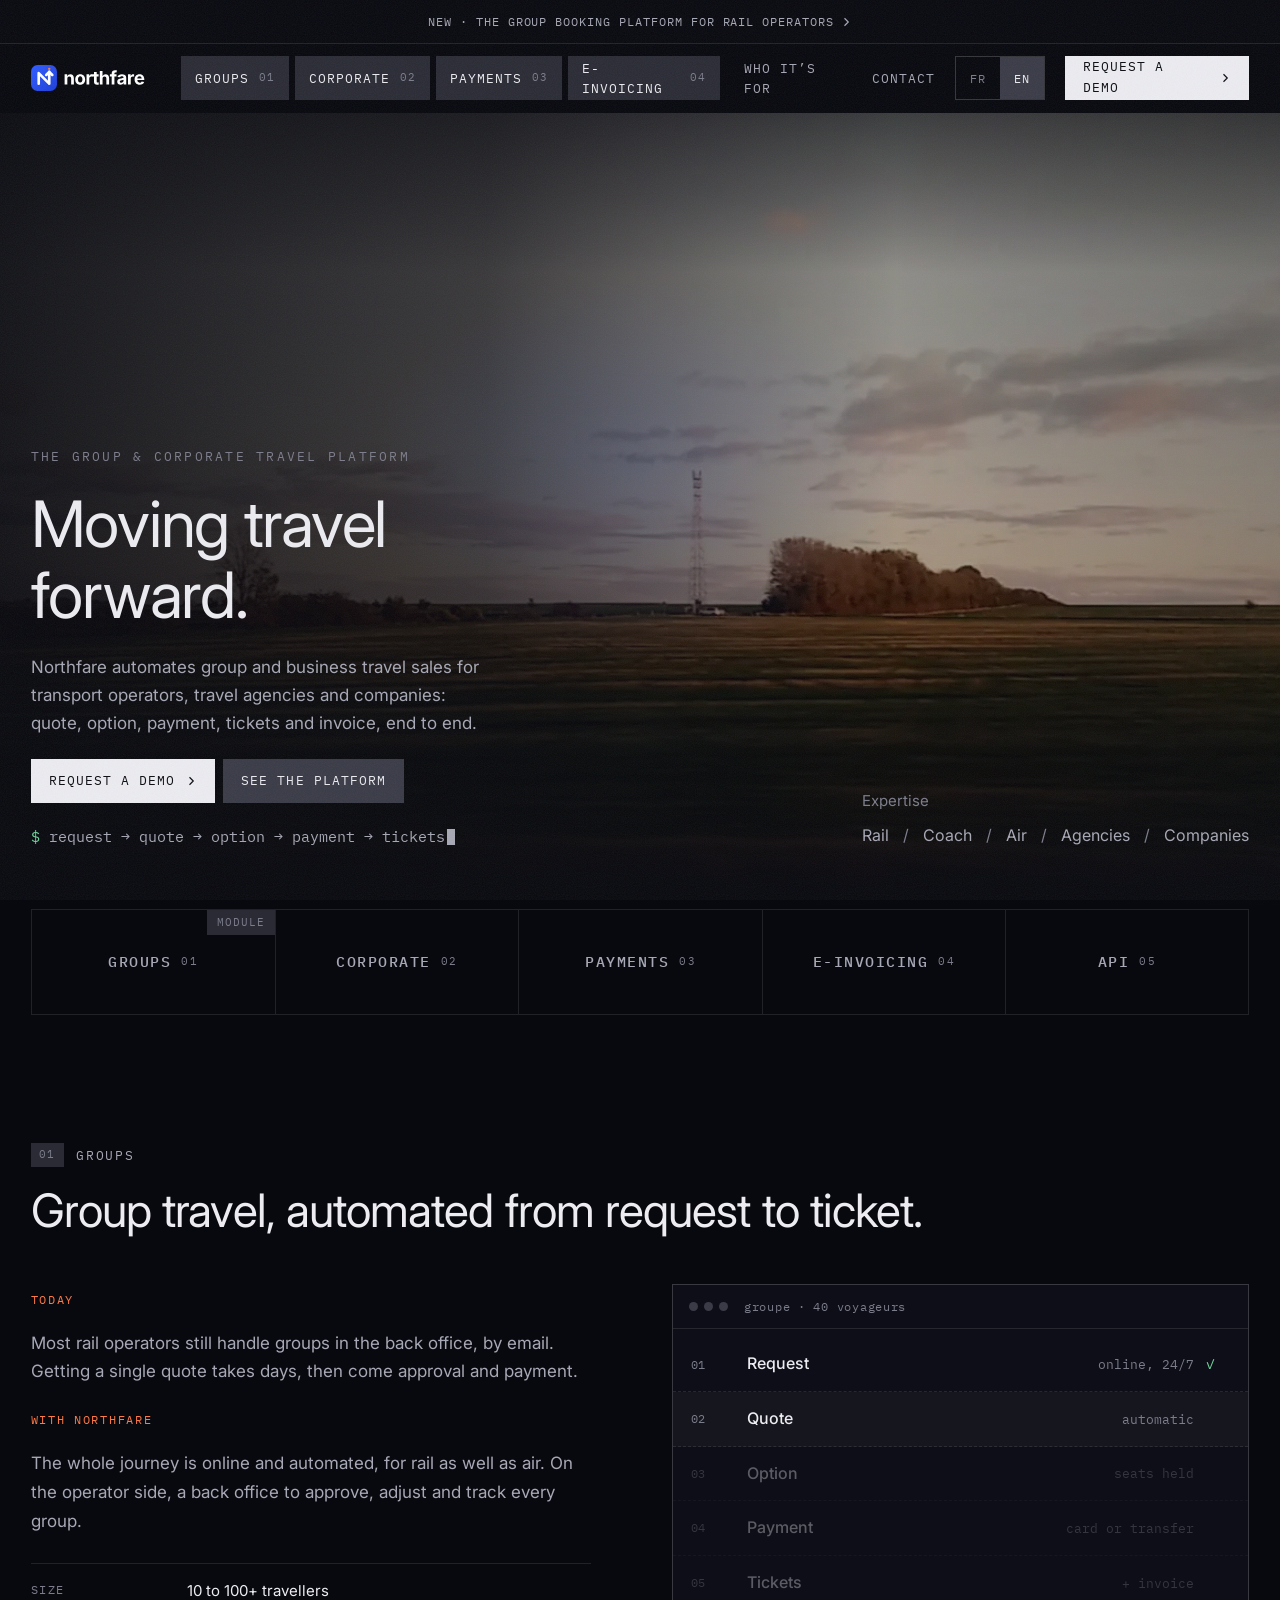
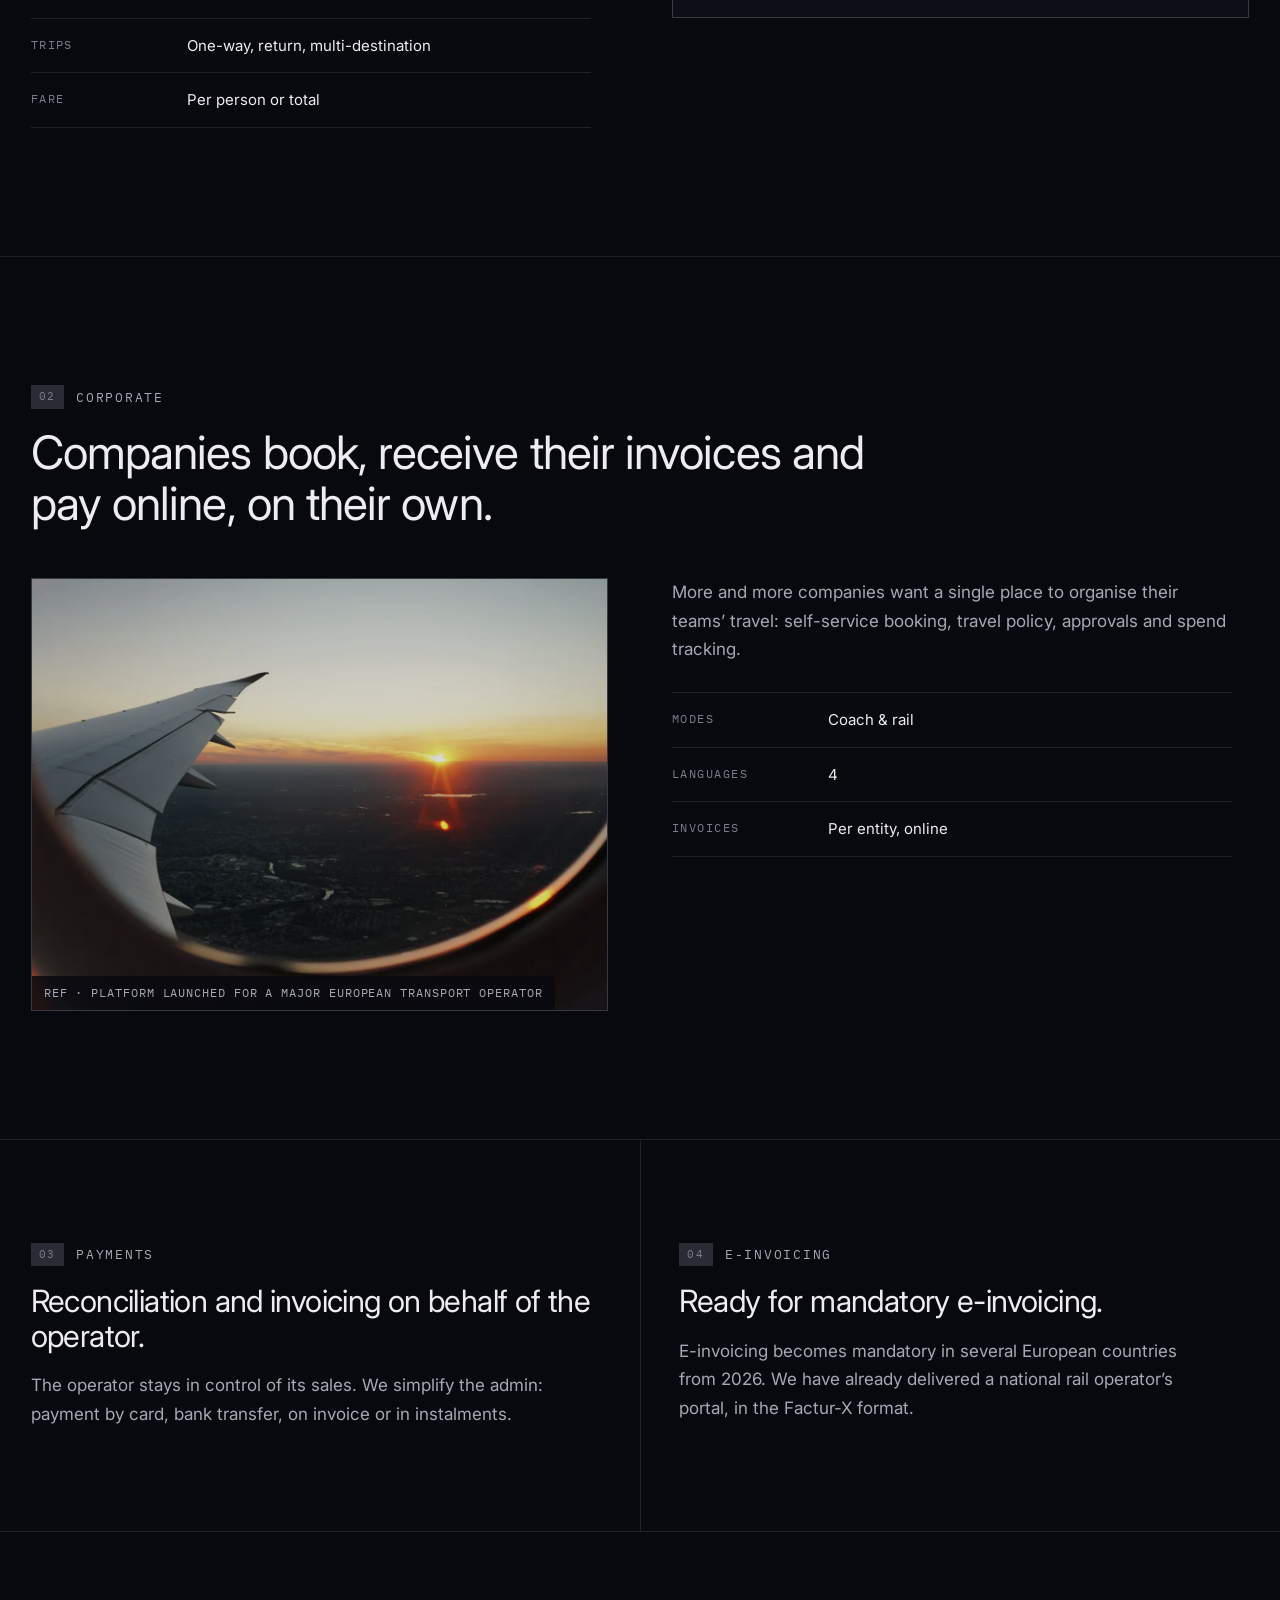
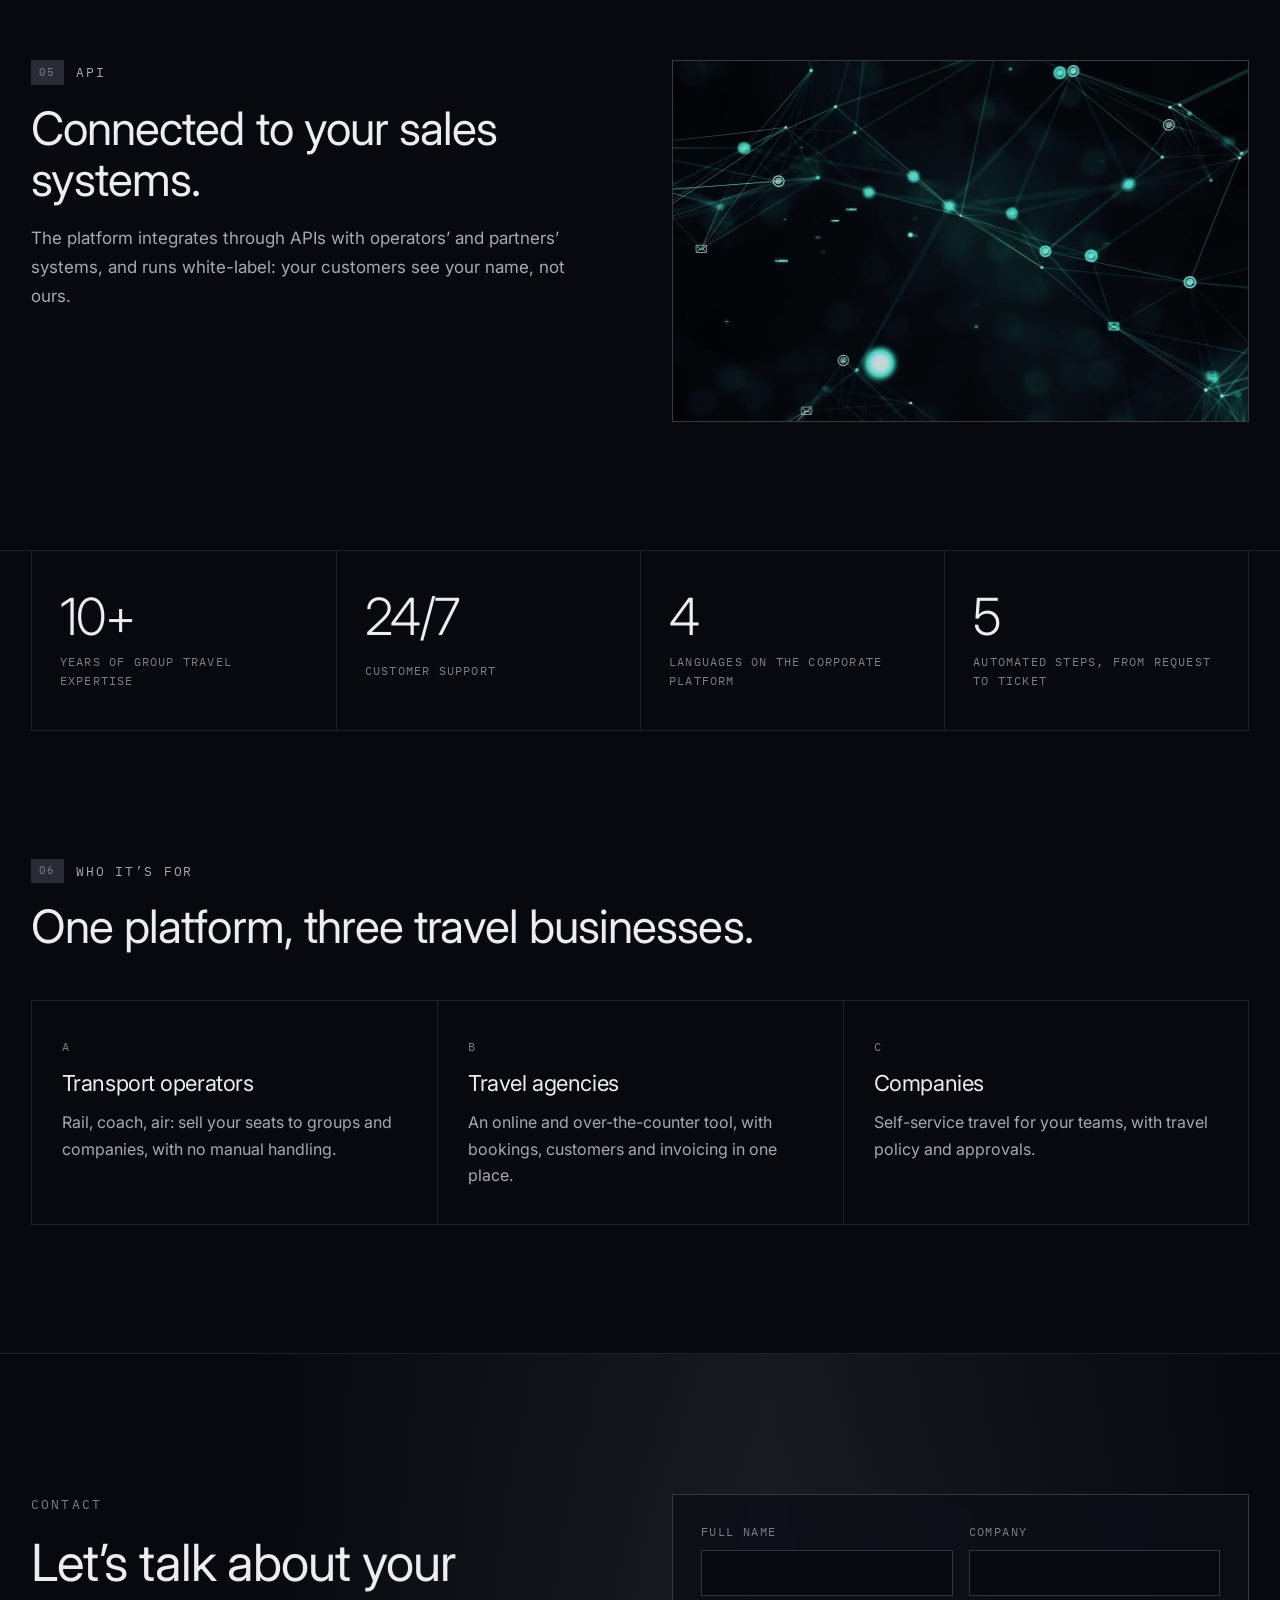
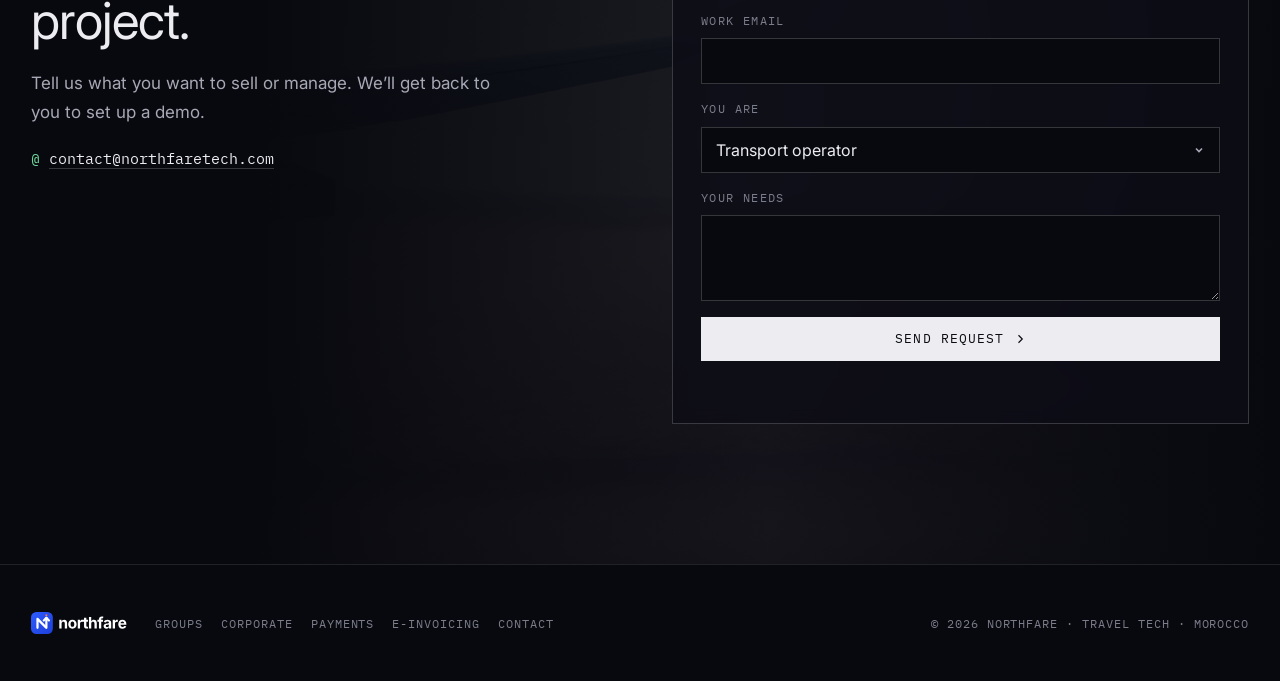
<file: index.html>
<!doctype html>
<html lang="fr">
<head>
  <meta charset="utf-8">
  <meta name="viewport" content="width=device-width, initial-scale=1">
  <title>Northfare — Plateforme groupes &amp; corporate pour le voyage</title>
  <meta name="description" content="Northfare automatise la vente de voyages de groupe et corporate pour les transporteurs et les entreprises : devis, option, paiement, billets et facturation électronique.">
  <meta name="theme-color" content="#08090F">
  <link rel="icon" href="favicon.svg" type="image/svg+xml">
  <meta property="og:title" content="Northfare — Plateforme groupes & corporate">
  <meta property="og:description" content="Devis, option, paiement, billets et facturation électronique, de bout en bout.">
  <meta property="og:image" content="assets/media/train-window-poster.webp">
  <link rel="preconnect" href="https://fonts.googleapis.com">
  <link rel="preconnect" href="https://fonts.gstatic.com" crossorigin>
  <link href="https://fonts.googleapis.com/css2?family=IBM+Plex+Mono:wght@400;500&family=Inter:wght@300;400;500;600&display=swap" rel="stylesheet">
  <link rel="preload" as="image" href="assets/media/train-window-poster.webp">
  <link rel="stylesheet" href="assets/css/style.css">
</head>
<body>
<a href="#main" class="skip" data-i18n="skip">Aller au contenu</a>

<a href="#groupes" class="announce">
  <span data-i18n="announce">Nouveau · La plateforme groupes pour les transporteurs ferroviaires</span>
  <svg viewBox="0 0 16 16" aria-hidden="true"><path d="M6 3l5 5-5 5"/></svg>
</a>

<header class="nav" id="top">
  <a href="#top" class="nav__brand" aria-label="Northfare">
    <img src="assets/logo/northfare-logo-white.svg" alt="Northfare" width="141" height="32">
  </a>
  <nav class="nav__tabs" id="navLinks" aria-label="Navigation principale">
    <a href="#groupes" class="tab"><span data-i18n="nav.groups">Groupes</span><i>01</i></a>
    <a href="#corporate" class="tab"><span data-i18n="nav.corporate">Corporate</span><i>02</i></a>
    <a href="#paiement" class="tab"><span data-i18n="nav.payment">Paiement</span><i>03</i></a>
    <a href="#efacturation" class="tab"><span data-i18n="nav.einvoice">E-facturation</span><i>04</i></a>
    <a href="#contact" class="tab tab--mobile"><span data-i18n="nav.cta">Demander une démo</span></a>
  </nav>
  <div class="nav__right">
    <a href="#clients" class="nav__link" data-i18n="nav.clients">Pour qui</a>
    <a href="#contact" class="nav__link" data-i18n="nav.contact">Contact</a>
    <div class="lang" role="group" aria-label="Langue / Language">
      <button type="button" data-lang="fr" aria-pressed="true">FR</button>
      <button type="button" data-lang="en" aria-pressed="false">EN</button>
    </div>
    <a href="#contact" class="btn btn--light nav__cta"><span data-i18n="nav.cta">Demander une démo</span><svg viewBox="0 0 16 16" aria-hidden="true"><path d="M6 3l5 5-5 5"/></svg></a>
    <button class="burger" id="burger" aria-label="Menu" aria-expanded="false" aria-controls="navLinks"><span></span><span></span></button>
  </div>
</header>

<main id="main" tabindex="-1">
  <!-- HERO -->
  <section class="hero">
    <div class="hero__portal" aria-hidden="true">
      <div class="portal">
        <video id="heroVideo" autoplay muted loop playsinline preload="auto" poster="assets/media/train-window-poster.webp">
          <source src="assets/media/train-window.mp4" type="video/mp4">
        </video>
      </div>
      <div class="portal__glow"></div>
    </div>

    <div class="hero__copy">
      <p class="eyebrow" data-i18n="hero.eyebrow">La plateforme du voyage de groupe &amp; corporate</p>
      <h1 data-i18n="hero.title">Faites avancer le voyage.</h1>
      <p class="hero__lead" data-i18n="hero.lead">Northfare automatise la vente de voyages de groupe et d’affaires pour les transporteurs, les agences et les entreprises : devis, option, paiement, billets et facture, de bout en bout.</p>
      <div class="hero__ctas">
        <a href="#contact" class="btn btn--light"><span data-i18n="hero.cta1">Demander une démo</span><svg viewBox="0 0 16 16" aria-hidden="true"><path d="M6 3l5 5-5 5"/></svg></a>
        <a href="#groupes" class="btn btn--grey" data-i18n="hero.cta2">Voir la plateforme</a>
      </div>
      <p class="terminal" aria-label="demande, devis, option, paiement, billets"><span class="prompt">$</span> <span id="typed"></span><span class="caret" aria-hidden="true"></span></p>
    </div>

    <div class="hero__domains">
      <span data-i18n="hero.domains">Expertise</span>
      <ul>
        <li data-i18n="d.rail">Rail</li><li data-i18n="d.bus">Autocar</li><li data-i18n="d.air">Aérien</li><li data-i18n="d.agencies">Agences</li><li data-i18n="d.corporate">Entreprises</li>
      </ul>
    </div>
  </section>

  <!-- MODULE GRID -->
  <div class="cells" role="list">
    <a href="#groupes" class="cell" role="listitem"><span class="cell__tag">MODULE</span><b data-i18n="nav.groups">Groupes</b><i>01</i></a>
    <a href="#corporate" class="cell" role="listitem"><b data-i18n="nav.corporate">Corporate</b><i>02</i></a>
    <a href="#paiement" class="cell" role="listitem"><b data-i18n="nav.payment">Paiement</b><i>03</i></a>
    <a href="#efacturation" class="cell" role="listitem"><b data-i18n="nav.einvoice">E-facturation</b><i>04</i></a>
    <a href="#api" class="cell" role="listitem"><b>API</b><i>05</i></a>
  </div>

  <!-- 01 GROUPES -->
  <section class="block" id="groupes">
    <div class="block__head" data-reveal>
      <p class="label"><i>01</i> <span data-i18n="nav.groups">Groupes</span></p>
      <h2 data-i18n="g.title">Le voyage de groupe, automatisé de la demande au billet.</h2>
    </div>
    <div class="split">
      <div class="split__text" data-reveal>
        <p class="kicker" data-i18n="g.problemLabel">Aujourd’hui</p>
        <p data-i18n="g.problem">La majorité des transporteurs ferroviaires traitent encore les groupes en back-office, par e-mail. Obtenir un seul devis prend des jours, puis viennent la validation et le paiement.</p>
        <p class="kicker" data-i18n="g.solutionLabel">Avec Northfare</p>
        <p data-i18n="g.solution">Tout le parcours est en ligne et automatisé, pour le train comme pour l’aérien. Côté transporteur, un back-office pour valider, ajuster et suivre chaque groupe.</p>
        <ul class="specs">
          <li><span data-i18n="g.s1k">Taille</span><b data-i18n="g.s1v">10 à 100+ voyageurs</b></li>
          <li><span data-i18n="g.s2k">Trajets</span><b data-i18n="g.s2v">Aller simple, aller-retour, multi-destinations</b></li>
          <li><span data-i18n="g.s3k">Tarif</span><b data-i18n="g.s3v">Par personne ou total</b></li>
        </ul>
      </div>
      <div class="console" data-reveal aria-label="Parcours d’un groupe en 5 étapes">
        <div class="console__bar"><i></i><i></i><i></i><span>groupe · 40 voyageurs</span></div>
        <ol class="console__steps" id="steps">
          <li><code>01</code><b data-i18n="st.1">Demande</b><span data-i18n="st.1d">en ligne, 24/7</span><em>✓</em></li>
          <li><code>02</code><b data-i18n="st.2">Devis</b><span data-i18n="st.2d">automatique</span><em>✓</em></li>
          <li><code>03</code><b data-i18n="st.3">Option</b><span data-i18n="st.3d">places bloquées</span><em>✓</em></li>
          <li><code>04</code><b data-i18n="st.4">Paiement</b><span data-i18n="st.4d">carte ou virement</span><em>✓</em></li>
          <li><code>05</code><b data-i18n="st.5">Billets</b><span data-i18n="st.5d">+ facture</span><em>✓</em></li>
        </ol>
      </div>
    </div>
  </section>

  <!-- 02 CORPORATE -->
  <section class="block" id="corporate">
    <div class="block__head" data-reveal>
      <p class="label"><i>02</i> <span data-i18n="nav.corporate">Corporate</span></p>
      <h2 data-i18n="c.title">Les entreprises réservent, reçoivent leurs factures et paient en ligne, en autonomie.</h2>
    </div>
    <div class="split split--media">
      <figure class="media" data-reveal>
        <img src="assets/img/hublot.webp" alt="Aile d’avion vue depuis un hublot au coucher du soleil" loading="lazy" width="1600" height="900">
        <figcaption>REF · <span data-i18n="c.ref">Plateforme lancée pour un grand transporteur européen</span></figcaption>
      </figure>
      <div class="split__text" data-reveal>
        <p data-i18n="c.text">De plus en plus d’entreprises veulent un seul espace pour organiser les déplacements de leurs équipes : réservation en libre-service, politique voyage, validations et suivi des dépenses.</p>
        <ul class="specs">
          <li><span data-i18n="c.s1k">Modes</span><b data-i18n="c.s1v">Bus &amp; train</b></li>
          <li><span data-i18n="c.s2k">Langues</span><b>4</b></li>
          <li><span data-i18n="c.s3k">Factures</span><b data-i18n="c.s3v">Par entité, en ligne</b></li>
        </ul>
      </div>
    </div>
  </section>

  <!-- 03 + 04 -->
  <section class="block block--pair">
    <article class="panel" id="paiement" data-reveal>
      <p class="label"><i>03</i> <span data-i18n="nav.payment">Paiement</span></p>
      <h3 data-i18n="p.title">Réconciliation et facturation pour le compte du transporteur.</h3>
      <p data-i18n="p.text">Le transporteur garde la main sur ses ventes. Nous simplifions l’administratif : paiement par carte, par virement, sur facture ou échelonné.</p>
    </article>
    <article class="panel" id="efacturation" data-reveal>
      <p class="label"><i>04</i> <span data-i18n="nav.einvoice">E-facturation</span></p>
      <h3 data-i18n="e.title">Prêts pour la facture électronique obligatoire.</h3>
      <p data-i18n="e.text">La facture électronique devient obligatoire dans plusieurs pays européens à partir de 2026. Nous avons déjà livré le portail d’un opérateur ferroviaire national, au format Factur-X.</p>
    </article>
  </section>

  <!-- 05 API -->
  <section class="block" id="api">
    <div class="split split--media">
      <div class="split__text" data-reveal>
        <p class="label"><i>05</i> <span>API</span></p>
        <h2 data-i18n="a.title">Connecté à vos systèmes de vente.</h2>
        <p data-i18n="a.text">La plateforme s’intègre par API aux systèmes des transporteurs et des partenaires, et s’affiche en marque blanche : vos clients voient votre nom, pas le nôtre.</p>
      </div>
      <figure class="media media--video" data-reveal>
        <video muted loop playsinline preload="none" poster="assets/media/tech-poster.webp" data-lazy-video aria-hidden="true">
          <source data-src="assets/media/tech.mp4" type="video/mp4">
        </video>
      </figure>
    </div>
  </section>

  <!-- STATS -->
  <div class="stats" data-reveal>
    <div><b>10+</b><span data-i18n="k.1">ans d’expertise en voyage de groupe</span></div>
    <div><b>24/7</b><span data-i18n="k.2">support client</span></div>
    <div><b>4</b><span data-i18n="k.3">langues sur la plateforme corporate</span></div>
    <div><b>5</b><span data-i18n="k.4">étapes automatisées, de la demande au billet</span></div>
  </div>

  <!-- CLIENTS -->
  <section class="block" id="clients">
    <div class="block__head" data-reveal>
      <p class="label"><i>06</i> <span data-i18n="nav.clients">Pour qui</span></p>
      <h2 data-i18n="cl.title">Un seul socle, trois métiers du voyage.</h2>
    </div>
    <div class="trio" data-reveal>
      <div><p class="mono">A</p><h3 data-i18n="cl.a">Opérateurs de transport</h3><p data-i18n="cl.ad">Train, autocar, aérien : vendez vos places aux groupes et aux entreprises, sans traitement manuel.</p></div>
      <div><p class="mono">B</p><h3 data-i18n="cl.b">Agences de voyages</h3><p data-i18n="cl.bd">Un outil en ligne et au comptoir, avec réservations, clients et facturation au même endroit.</p></div>
      <div><p class="mono">C</p><h3 data-i18n="cl.c">Entreprises</h3><p data-i18n="cl.cd">Les déplacements des équipes en libre-service, avec politique voyage et validations.</p></div>
    </div>
  </section>

  <!-- CONTACT -->
  <section class="contact" id="contact">
    <div class="contact__bg" aria-hidden="true"><img src="assets/img/aile-nuages.webp" alt="" loading="lazy" width="1800" height="1200"></div>
    <div class="contact__inner">
      <div data-reveal>
        <p class="eyebrow" data-i18n="ct.eyebrow">Contact</p>
        <h2 data-i18n="ct.title">Parlons de votre projet.</h2>
        <p class="contact__lead" data-i18n="ct.lead">Dites-nous ce que vous souhaitez vendre ou gérer. Nous revenons vers vous pour organiser une démonstration.</p>
        <p class="terminal"><span class="prompt">@</span> <a href="mailto:contact@northfaretech.com">contact@northfaretech.com</a></p>
      </div>
      <form class="form" id="contactForm" novalidate data-reveal>
        <div class="form__row">
          <label><span data-i18n="f.name">Nom complet</span><input name="name" required autocomplete="name" aria-describedby="err-name"><small class="form__err" id="err-name"></small></label>
          <label><span data-i18n="f.company">Société</span><input name="company" autocomplete="organization"></label>
        </div>
        <label><span data-i18n="f.email">E-mail professionnel</span><input name="email" type="email" required autocomplete="email" aria-describedby="err-email"><small class="form__err" id="err-email"></small></label>
        <label><span data-i18n="f.type">Vous êtes</span>
          <select name="type">
            <option data-i18n="f.o1">Opérateur de transport</option>
            <option data-i18n="f.o2">Agence de voyages</option>
            <option data-i18n="f.o3">Entreprise</option>
            <option data-i18n="f.o4">Autre</option>
          </select>
        </label>
        <label><span data-i18n="f.msg">Votre besoin</span><textarea name="message" rows="3"></textarea></label>
        <button type="submit" class="btn btn--light btn--block"><span data-i18n="f.submit">Envoyer la demande</span><svg viewBox="0 0 16 16" aria-hidden="true"><path d="M6 3l5 5-5 5"/></svg></button>
        <p class="form__note" id="formNote" role="status" aria-live="polite"></p>
      </form>
    </div>
  </section>
</main>

<footer class="footer">
  <img src="assets/logo/northfare-logo-white.svg" alt="Northfare" width="123" height="28">
  <nav aria-label="Pied de page">
    <a href="#groupes" data-i18n="nav.groups">Groupes</a>
    <a href="#corporate" data-i18n="nav.corporate">Corporate</a>
    <a href="#paiement" data-i18n="nav.payment">Paiement</a>
    <a href="#efacturation" data-i18n="nav.einvoice">E-facturation</a>
    <a href="#contact" data-i18n="nav.contact">Contact</a>
  </nav>
  <p>© <span id="year">2026</span> Northfare · <span data-i18n="footer.tag">Travel Tech · Maroc</span></p>
</footer>

<script src="assets/js/main.js"></script>
</body>
</html>
</file>
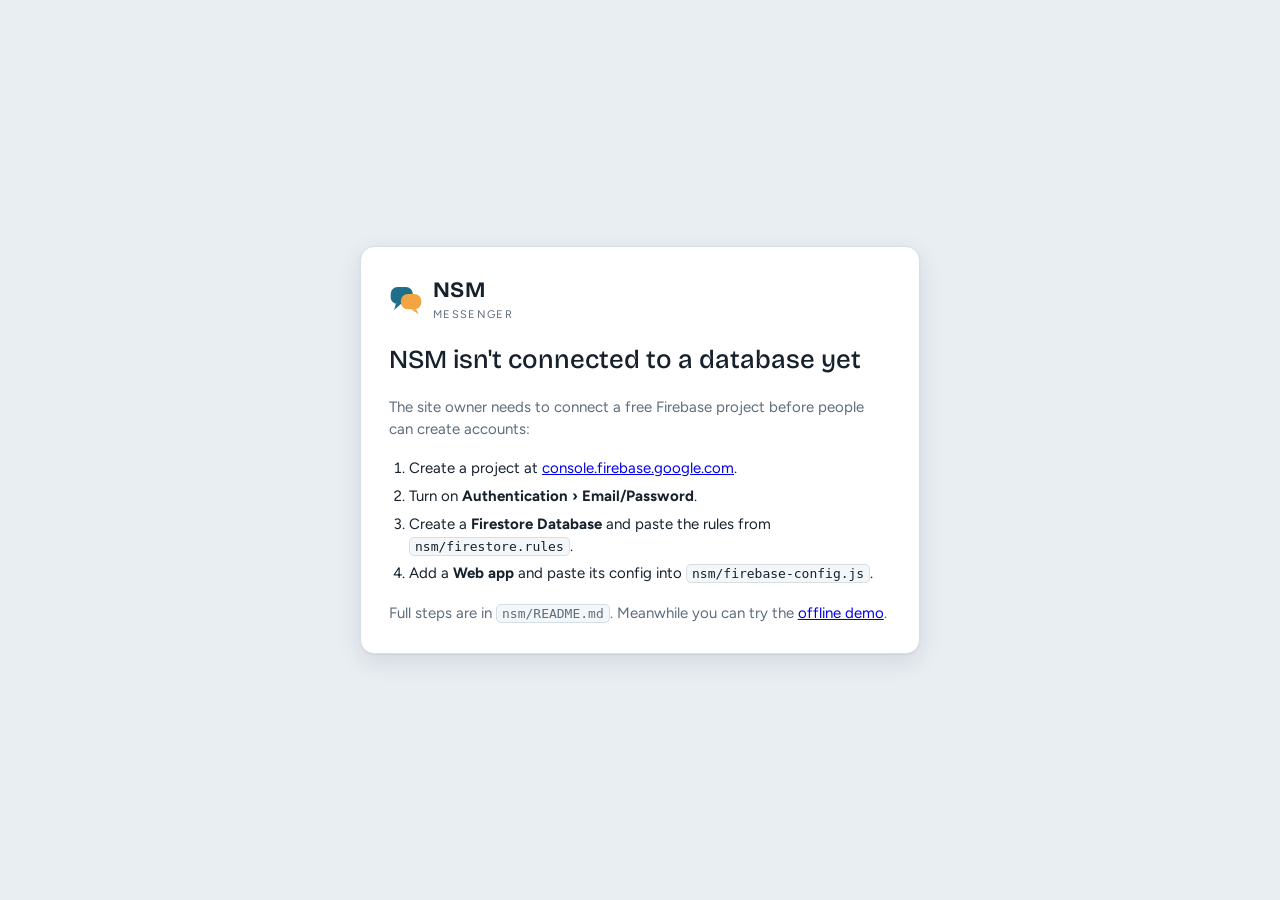
<file: nsm/index.html>
<!doctype html>
<html lang="en">
<head>
<meta charset="utf-8">
<meta name="viewport" content="width=device-width, initial-scale=1, viewport-fit=cover">
<title>NSM Messenger</title>
<meta name="description" content="NSM Messenger: create an account, add your friends and chat with Wizz, winks, emoticons and more.">
<meta name="theme-color" content="#1f6f8b">
<link rel="icon" href="data:image/svg+xml,%3Csvg xmlns='http://www.w3.org/2000/svg' viewBox='0 0 40 40'%3E%3Crect x='2' y='6' width='26' height='20' rx='8' fill='%231f6f8b'/%3E%3Cpath d='M8 26 L6 33 L14 26 Z' fill='%231f6f8b'/%3E%3Crect x='14' y='14' width='24' height='18' rx='8' fill='%23f2a541'/%3E%3Cpath d='M32 32 L35 38 L26 32 Z' fill='%23f2a541'/%3E%3C/svg%3E">
<link rel="preconnect" href="https://fonts.googleapis.com">
<link rel="preconnect" href="https://fonts.gstatic.com" crossorigin>
<link rel="stylesheet" href="https://fonts.googleapis.com/css2?family=Bricolage+Grotesque:opsz,wght@12..96,500;12..96,700&family=Figtree:ital,wght@0,400;0,500;0,600;0,700;1,400;1,700&family=Comic+Neue:ital,wght@0,400;0,700;1,400;1,700&display=swap">
<link rel="stylesheet" href="style.css">
</head>
<body>

<svg width="0" height="0" style="position:absolute" aria-hidden="true">
  <symbol id="nsm-logo" viewBox="0 0 40 40">
    <rect x="2" y="6" width="26" height="20" rx="8" fill="#1f6f8b"/>
    <path d="M8 26 L6 33 L14 26 Z" fill="#1f6f8b"/>
    <rect x="14" y="14" width="24" height="18" rx="8" fill="#f2a541"/>
    <path d="M32 32 L35 38 L26 32 Z" fill="#f2a541"/>
  </symbol>
</svg>

<div class="loading" id="loading">Connecting to NSM…</div>

<!-- ============ Setup needed (owner only) ============ -->
<section class="setup" id="setup" hidden>
  <div class="signin-card">
    <div class="logo"><svg><use href="#nsm-logo"/></svg><div><b>NSM</b><small>Messenger</small></div></div>
    <h1>NSM isn't connected to a database yet</h1>
    <p>The site owner needs to connect a free Firebase project before people can create accounts:</p>
    <ol>
      <li>Create a project at <a href="https://console.firebase.google.com" target="_blank" rel="noopener">console.firebase.google.com</a>.</li>
      <li>Turn on <b>Authentication › Email/Password</b>.</li>
      <li>Create a <b>Firestore Database</b> and paste the rules from <code>nsm/firestore.rules</code>.</li>
      <li>Add a <b>Web app</b> and paste its config into <code>nsm/firebase-config.js</code>.</li>
    </ol>
    <p>Full steps are in <code>nsm/README.md</code>. Meanwhile you can try the <a href="demo.html">offline demo</a>.</p>
  </div>
</section>

<!-- ============ Sign in / create account ============ -->
<section class="signin" id="auth" hidden>
  <div class="signin-card">
    <div class="logo"><svg><use href="#nsm-logo"/></svg><div><b>NSM</b><small>Messenger</small></div></div>
    <div class="auth-tabs" role="tablist">
      <button role="tab" id="tabIn" aria-selected="true">Sign in</button>
      <button role="tab" id="tabUp" aria-selected="false">Create account</button>
    </div>

    <form id="formIn" class="signin-card" style="border:0;box-shadow:none;padding:0;gap:14px" novalidate>
      <div class="field"><label for="inEmail">E-mail</label><input id="inEmail" type="email" autocomplete="email" required></div>
      <div class="field"><label for="inPass">Password</label><input id="inPass" type="password" autocomplete="current-password" required></div>
      <div class="field"><label for="inStatus">Sign in as</label><select id="inStatus"></select></div>
      <p class="form-msg" id="inMsg" hidden></p>
      <button class="btn" type="submit" id="inBtn">Sign in</button>
      <button class="linkbtn" type="button" id="forgotBtn">Forgot your password?</button>
    </form>

    <form id="formUp" class="signin-card" style="border:0;box-shadow:none;padding:0;gap:14px" novalidate hidden>
      <div class="field"><label for="upName">Display name</label><input id="upName" maxlength="32" autocomplete="nickname" required placeholder="What your contacts will see"></div>
      <div class="field"><label for="upEmail">E-mail</label><input id="upEmail" type="email" autocomplete="email" required placeholder="Friends add you with this"></div>
      <div class="field"><label for="upPass">Password</label><input id="upPass" type="password" autocomplete="new-password" minlength="6" required placeholder="At least 6 characters"></div>
      <p class="form-msg" id="upMsg" hidden></p>
      <button class="btn" type="submit" id="upBtn">Create my account</button>
    </form>

    <form id="formCode" class="signin-card" style="border:0;box-shadow:none;padding:0;gap:14px" novalidate hidden>
      <div>
        <h1>Enter your security code</h1>
        <p>Open your authenticator app and type the 6-digit code shown for <b>NSM Messenger</b>.</p>
      </div>
      <div class="field"><label for="codeIn">6-digit code</label><input id="codeIn" class="code-input" inputmode="numeric" autocomplete="one-time-code" maxlength="6" pattern="[0-9]{6}" placeholder="123456"></div>
      <p class="form-msg" id="codeMsg" hidden></p>
      <button class="btn" type="submit" id="codeBtn">Verify and sign in</button>
      <button class="linkbtn" type="button" id="codeCancel">Cancel</button>
    </form>

    <p class="demo-note" id="authNote">Your contacts find you by your e-mail address, and people in your contact list can see it. Want to look around first? Try the <a href="demo.html">offline demo</a>.</p>
  </div>
</section>

<!-- ============ Step 1 after sign-up: confirm e-mail ============ -->
<section class="signin" id="verify" hidden>
  <div class="signin-card">
    <div class="logo"><svg><use href="#nsm-logo"/></svg><div><b>NSM</b><small>Messenger</small></div></div>
    <div>
      <h1>Confirm your e-mail address</h1>
      <p>We sent a confirmation link to <b id="verifyEmail"></b>. Open it, then come back here. Check your spam folder if you don't see it.</p>
    </div>
    <p class="form-msg" id="verifyMsg" hidden></p>
    <button class="btn" type="button" id="verifyDone">I've confirmed my e-mail</button>
    <button class="btn ghost" type="button" id="verifyResend">Send the e-mail again</button>
    <button class="linkbtn" type="button" id="verifyOut">Use another account</button>
  </div>
</section>

<!-- ============ Step 2: set up the authenticator app ============ -->
<section class="signin" id="enroll" hidden>
  <div class="signin-card">
    <div class="logo"><svg><use href="#nsm-logo"/></svg><div><b>NSM</b><small>Messenger</small></div></div>
    <div>
      <h1>Turn on security codes</h1>
      <p>Optional but recommended. Once on, NSM asks for a code from an authenticator app when you sign in on a new device, so nobody can get in with just your password. Install one if you don't have it, for example Google Authenticator or Microsoft Authenticator.</p>
    </div>
    <ol class="enroll-steps">
      <li>In the app, add an account and <b>scan this QR code</b>:
        <div class="qr" id="qr" aria-label="QR code for your authenticator app"></div>
        <div class="mail">On this phone? <a id="otpLink" href="#">Open it in your authenticator app</a>, or type this key:</div>
        <div class="secret"><code id="secretKey">…</code><button class="btn ghost" type="button" id="copyKey">Copy</button></div>
      </li>
      <li>Type the 6-digit code the app shows:
        <input id="enrollCode" class="code-input" inputmode="numeric" autocomplete="one-time-code" maxlength="6" placeholder="123456" aria-label="6-digit code from your authenticator app">
      </li>
    </ol>
    <p class="form-msg" id="enrollMsg" hidden></p>
    <button class="btn" type="button" id="enrollBtn" disabled>Turn on security codes</button>
    <p class="demo-note">Keep the key above somewhere safe. If you lose your phone, it lets you set up your codes again on a new one.</p>
    <button class="linkbtn" type="button" id="enrollOut">Not now, back to NSM</button>
  </div>
</section>

<!-- ============ Main app ============ -->
<main class="app" id="app" hidden>
  <aside class="pane pane-left">
    <div class="me">
      <div class="me-top">
        <div class="logo"><svg><use href="#nsm-logo"/></svg><div><b>NSM</b></div></div>
        <div style="display:flex; gap:6px">
          <button class="icon-btn" id="securityBtn" aria-label="Security settings" title="Security">
            <svg class="i" viewBox="0 0 24 24"><path d="M12 3l7 3v5c0 4.5-3 8.4-7 10-4-1.6-7-5.5-7-10V6z"/><path d="M9 12l2 2 4-4"/></svg>
          </button>
          <button class="icon-btn" id="soundBtn" aria-label="Turn sounds off" title="Sounds on">
            <svg class="i" viewBox="0 0 24 24"><path d="M11 5 6 9H3v6h3l5 4z"/><path d="M15.5 8.5a5 5 0 0 1 0 7"/><path d="M18.5 5.5a9 9 0 0 1 0 13"/></svg>
          </button>
          <button class="icon-btn" id="signoutBtn" aria-label="Sign out" title="Sign out">
            <svg class="i" viewBox="0 0 24 24"><path d="M15 4h4a1 1 0 0 1 1 1v14a1 1 0 0 1-1 1h-4"/><path d="M10 16l-4-4 4-4"/><path d="M6 12h10"/></svg>
          </button>
        </div>
      </div>
      <div class="me-row">
        <button class="dp-btn" id="meDpBtn" title="Change display picture" aria-label="Change display picture"></button>
        <div class="me-info">
          <div class="me-name">
            <input class="inline-edit" id="meName" aria-label="Your display name" maxlength="32">
            <select id="meStatus" aria-label="Your status"></select>
          </div>
          <input class="inline-edit" id="mePm" aria-label="Your personal message" maxlength="80" placeholder="Type a personal message">
          <div class="mail" id="meMail"></div>
        </div>
      </div>
      <div class="music">
        <label><input type="checkbox" id="musicOn"> ♫ Show what I'm listening to</label>
        <input type="text" id="musicSong" aria-label="Song you're listening to" placeholder="Artist – Song" maxlength="60">
      </div>
    </div>
    <div class="list-tools">
      <input id="search" type="search" placeholder="Search contacts" aria-label="Search contacts">
      <button class="icon-btn" id="addBtn" title="Add a contact" aria-label="Add a contact">
        <svg class="i" viewBox="0 0 24 24"><circle cx="10" cy="8" r="4"/><path d="M3 20a7 7 0 0 1 14 0"/><path d="M19 8v6M16 11h6"/></svg>
      </button>
    </div>
    <div class="sortbar" role="group" aria-label="Sort contacts">
      Sort by <button data-sort="groups">Groups</button><button data-sort="status">Online / offline</button>
    </div>
    <div class="contacts" id="contacts"></div>
  </aside>

  <section class="pane pane-right" id="chatPane">
    <div class="tabs" id="tabs" role="tablist" aria-label="Open conversations"></div>
    <div class="empty" id="empty">
      <div>
        <svg width="64" height="64" aria-hidden="true"><use href="#nsm-logo"/></svg>
        <h2 id="emptyTitle">No conversation open</h2>
        <p id="emptyText">Click a contact to start a conversation.</p>
      </div>
    </div>
    <div class="convo" id="convo" hidden>
      <div class="convo-head">
        <button class="icon-btn back" id="backBtn" aria-label="Back to contacts"><svg class="i" viewBox="0 0 24 24"><path d="M15 18l-6-6 6-6"/></svg></button>
        <span id="hDp"></span>
        <div class="h-info"><div class="h-name" id="hName"></div><div class="h-sub" id="hSub"></div></div>
        <div class="h-actions">
          <button class="icon-btn" id="inviteBtn" title="Invite someone to this conversation" aria-label="Invite someone to this conversation">
            <svg class="i" viewBox="0 0 24 24"><circle cx="9" cy="8" r="3.5"/><path d="M2.5 19a6.5 6.5 0 0 1 13 0"/><path d="M19 7v6M16 10h6"/></svg>
          </button>
          <button class="icon-btn" id="gameBtn" title="Play tic-tac-toe" aria-label="Play tic-tac-toe">
            <svg class="i" viewBox="0 0 24 24"><path d="M9 3v18M15 3v18M3 9h18M3 15h18"/></svg>
          </button>
          <button class="icon-btn" id="sceneBtn" title="Change background" aria-label="Change background">
            <svg class="i" viewBox="0 0 24 24"><rect x="3" y="4" width="18" height="16" rx="2"/><path d="M3 16l5-5 4 4 3-3 6 6"/><circle cx="16" cy="9" r="1.5"/></svg>
          </button>
        </div>
      </div>
      <div class="convo-body">
        <div class="msg-col">
          <div class="messages" id="messages" aria-live="polite"></div>
          <div class="statusline" id="statusline"></div>
          <div class="composer">
            <div class="pop" id="pop" hidden></div>
            <div class="tools" role="toolbar" aria-label="Message tools">
              <button class="tool" data-pop="font" aria-expanded="false" title="Change font and colour"><svg class="i" viewBox="0 0 24 24"><path d="M4 20 10 4h1l6 16M6.5 14h8"/><path d="M18 20h3"/></svg><span class="tl">Font</span></button>
              <button class="tool" data-pop="emo" aria-expanded="false" title="Emoticons"><svg class="i" viewBox="0 0 24 24"><circle cx="12" cy="12" r="9"/><path d="M8.5 14a4 4 0 0 0 7 0"/><path d="M9 9.5h.01M15 9.5h.01"/></svg><span class="tl">Emoticons</span></button>
              <button class="tool" data-pop="wink" aria-expanded="false" title="Send a wink (animation)"><svg class="i" viewBox="0 0 24 24"><path d="M12 3l2.4 5.6L20 9.3l-4.3 3.9 1.2 5.8L12 16l-4.9 3 1.2-5.8L4 9.3l5.6-.7z"/></svg><span class="tl">Winks</span></button>
              <button class="tool wizz-btn" id="wizzBtn" title="Send a Wizz: shakes your contact's window"><svg class="i" viewBox="0 0 24 24"><path d="M4 8l2 8M10 5l2 14M16 8l2 8"/></svg><span class="tl">Wizz!</span></button>
              <button class="tool" id="fileBtn" title="Send a photo"><svg class="i" viewBox="0 0 24 24"><path d="M20 11.5l-8 8a5 5 0 0 1-7-7l8.5-8.5a3.3 3.3 0 0 1 4.7 4.7L9.7 17.2a1.7 1.7 0 0 1-2.4-2.4L15 7"/></svg><span class="tl">Send photo</span></button>
              <button class="tool" id="inkBtn" title="Draw a handwritten message"><svg class="i" viewBox="0 0 24 24"><path d="M4 20l4-1 11-11-3-3L5 16z"/><path d="M14 6l3 3"/></svg><span class="tl">Handwriting</span></button>
              <input type="file" id="fileInput" accept="image/*" hidden>
            </div>
            <form class="input-row" id="sendForm">
              <textarea id="input" rows="1" placeholder="Type a message" aria-label="Message"></textarea>
              <button class="btn" type="submit">Send</button>
            </form>
          </div>
        </div>
        <div class="side" id="side"></div>
      </div>
    </div>
  </section>
</main>

<div class="toasts" id="toasts" aria-live="polite"></div>
<div class="menu" id="menu" hidden role="menu"></div>
<div class="modal-back" id="modalBack" hidden><div class="modal" id="modal" role="dialog" aria-modal="true"></div></div>

<script src="vendor/qrcode.js"></script>
<script type="module" src="app.js"></script>
</body>
</html>
</file>
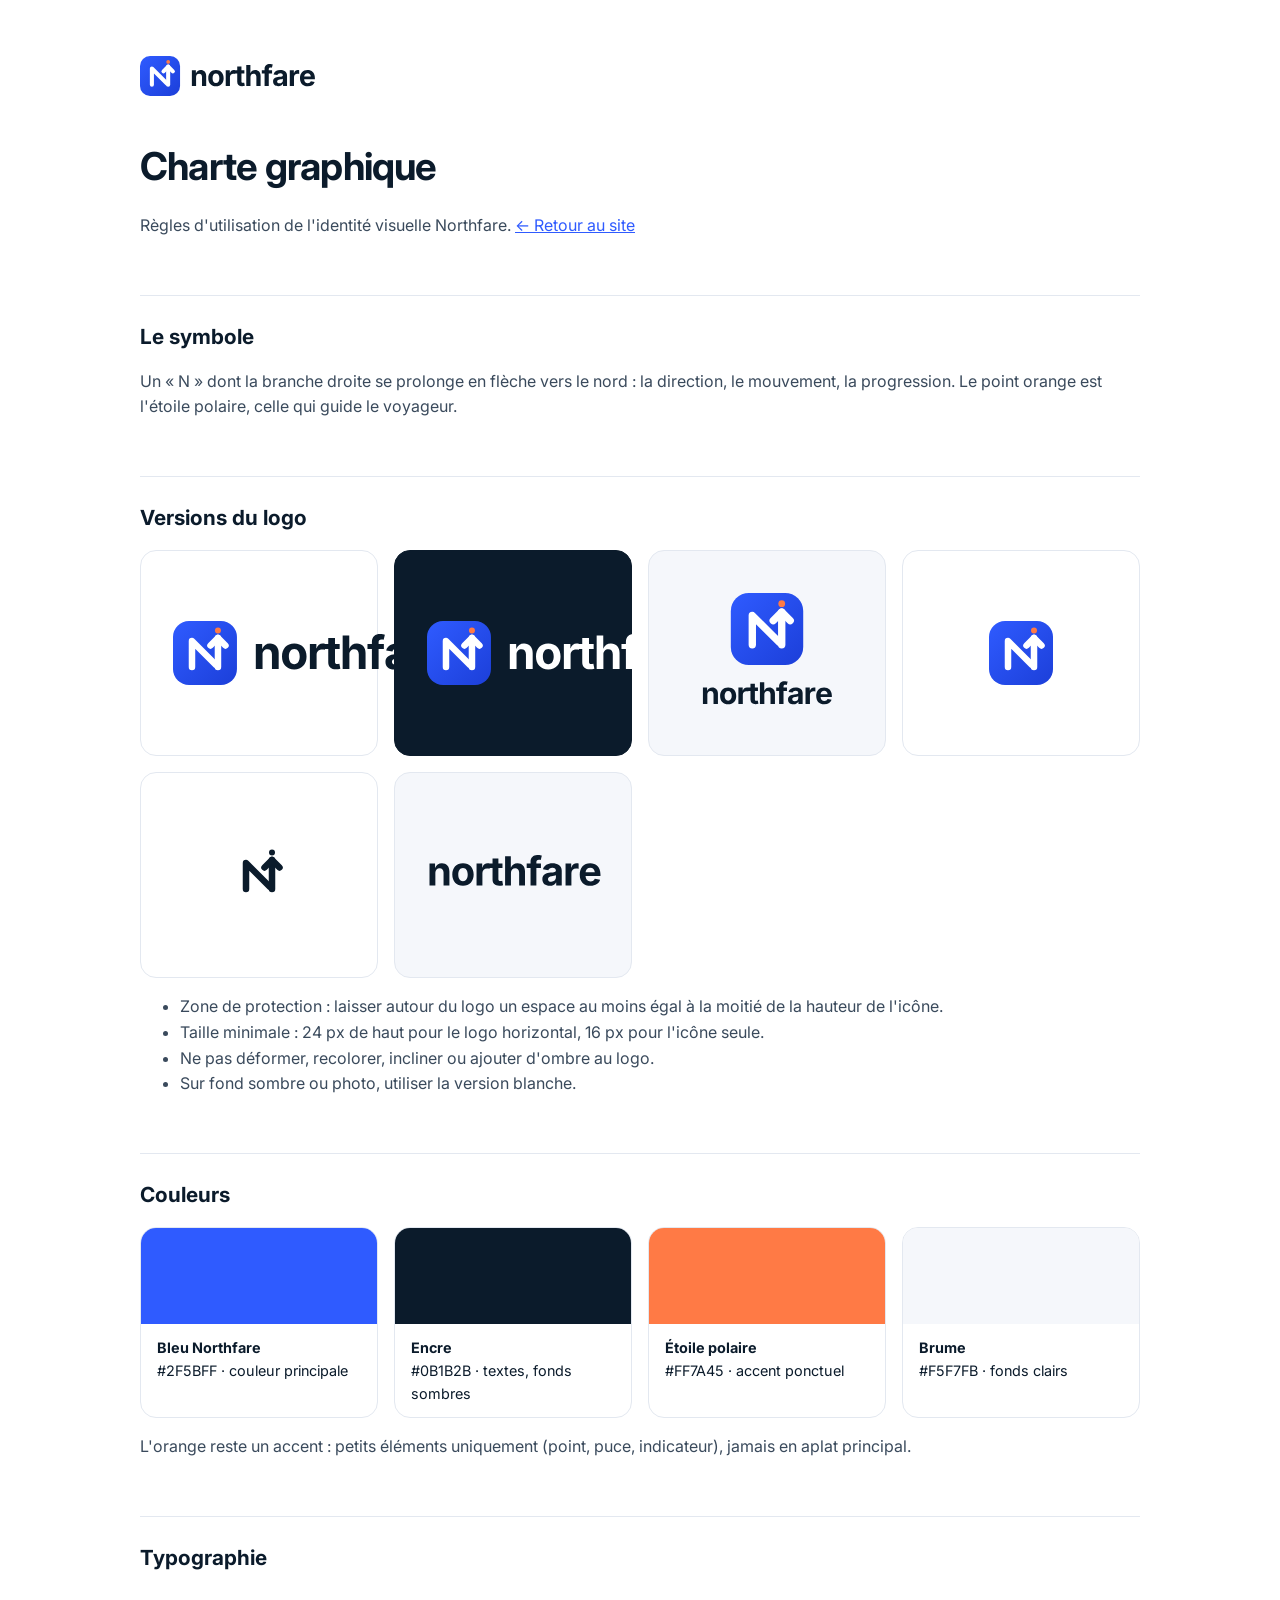
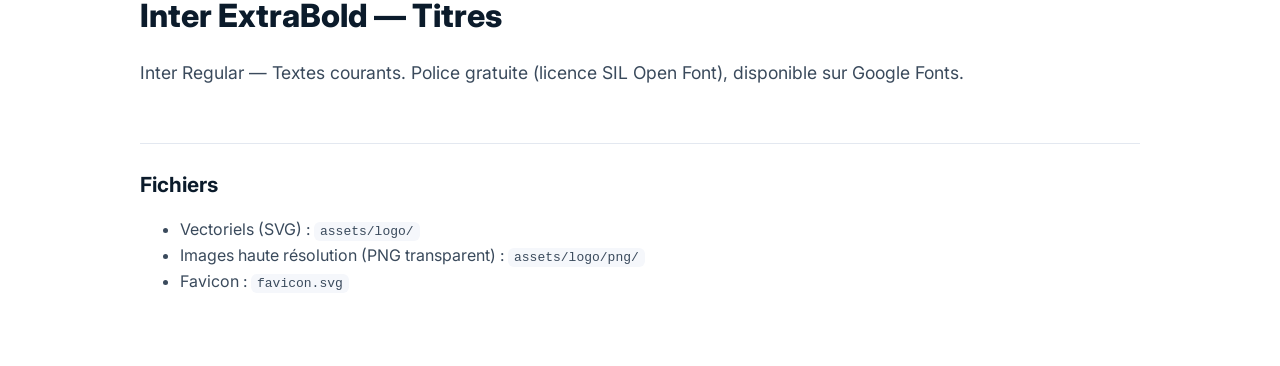
<file: brand.html>
<!doctype html>
<html lang="fr">
<head>
  <meta charset="utf-8">
  <meta name="viewport" content="width=device-width, initial-scale=1">
  <title>Northfare — Charte graphique</title>
  <link rel="icon" href="favicon.svg" type="image/svg+xml">
  <link href="https://fonts.googleapis.com/css2?family=Inter:wght@400;600;800&display=swap" rel="stylesheet">
  <style>
    body { margin: 0; font-family: Inter, system-ui, sans-serif; color: #0B1B2B; background: #fff; line-height: 1.6; }
    .wrap { max-width: 1000px; margin: 0 auto; padding: 56px 16px; }
    h1 { font-size: 2.4rem; letter-spacing: -.02em; margin: 0 0 8px; }
    h2 { font-size: 1.3rem; margin: 56px 0 16px; padding-top: 24px; border-top: 1px solid #E3E8F0; }
    p { color: #3A4A5C; }
    .grid { display: grid; grid-template-columns: repeat(auto-fit, minmax(220px, 1fr)); gap: 16px; }
    .tile { border: 1px solid #E3E8F0; border-radius: 16px; padding: 32px; display: grid; place-items: center; min-height: 140px; }
    .tile.dark { background: #0B1B2B; border-color: #0B1B2B; }
    .tile.tint { background: #F5F7FB; }
    .tile img { max-height: 64px; width: auto; }
    .sw { border-radius: 16px; overflow: hidden; border: 1px solid #E3E8F0; }
    .sw div:first-child { height: 96px; }
    .sw div:last-child { padding: 12px 16px; font-size: .9rem; }
    .sw b { display: block; }
    code { background: #F5F7FB; padding: 2px 6px; border-radius: 6px; }
    ul { color: #3A4A5C; }
    a { color: #2F5BFF; }
  </style>
</head>
<body>
<div class="wrap">
  <img src="assets/logo/northfare-logo.svg" alt="Northfare" height="40">
  <h1 style="margin-top:32px">Charte graphique</h1>
  <p>Règles d'utilisation de l'identité visuelle Northfare. <a href="index.html">← Retour au site</a></p>

  <h2>Le symbole</h2>
  <p>Un « N » dont la branche droite se prolonge en flèche vers le nord : la direction, le mouvement, la progression. Le point orange est l'étoile polaire, celle qui guide le voyageur.</p>

  <h2>Versions du logo</h2>
  <div class="grid">
    <div class="tile"><img src="assets/logo/northfare-logo.svg" alt="Logo principal"></div>
    <div class="tile dark"><img src="assets/logo/northfare-logo-white.svg" alt="Logo sur fond sombre"></div>
    <div class="tile tint"><img src="assets/logo/northfare-logo-stacked.svg" alt="Logo empilé" style="max-height:120px"></div>
    <div class="tile"><img src="assets/logo/northfare-icon.svg" alt="Icône"></div>
    <div class="tile"><img src="assets/logo/northfare-icon-mono.svg" alt="Icône monochrome"></div>
    <div class="tile tint"><img src="assets/logo/northfare-wordmark.svg" alt="Logotype seul" style="max-height:40px"></div>
  </div>
  <ul>
    <li>Zone de protection : laisser autour du logo un espace au moins égal à la moitié de la hauteur de l'icône.</li>
    <li>Taille minimale : 24 px de haut pour le logo horizontal, 16 px pour l'icône seule.</li>
    <li>Ne pas déformer, recolorer, incliner ou ajouter d'ombre au logo.</li>
    <li>Sur fond sombre ou photo, utiliser la version blanche.</li>
  </ul>

  <h2>Couleurs</h2>
  <div class="grid">
    <div class="sw"><div style="background:#2F5BFF"></div><div><b>Bleu Northfare</b>#2F5BFF · couleur principale</div></div>
    <div class="sw"><div style="background:#0B1B2B"></div><div><b>Encre</b>#0B1B2B · textes, fonds sombres</div></div>
    <div class="sw"><div style="background:#FF7A45"></div><div><b>Étoile polaire</b>#FF7A45 · accent ponctuel</div></div>
    <div class="sw"><div style="background:#F5F7FB"></div><div><b>Brume</b>#F5F7FB · fonds clairs</div></div>
  </div>
  <p>L'orange reste un accent : petits éléments uniquement (point, puce, indicateur), jamais en aplat principal.</p>

  <h2>Typographie</h2>
  <p style="font-size:2rem;font-weight:800;color:#0B1B2B;margin:0">Inter ExtraBold — Titres</p>
  <p style="font-size:1.1rem">Inter Regular — Textes courants. Police gratuite (licence SIL Open Font), disponible sur Google Fonts.</p>

  <h2>Fichiers</h2>
  <ul>
    <li>Vectoriels (SVG) : <code>assets/logo/</code></li>
    <li>Images haute résolution (PNG transparent) : <code>assets/logo/png/</code></li>
    <li>Favicon : <code>favicon.svg</code></li>
  </ul>
</div>
</body>
</html>
</file>
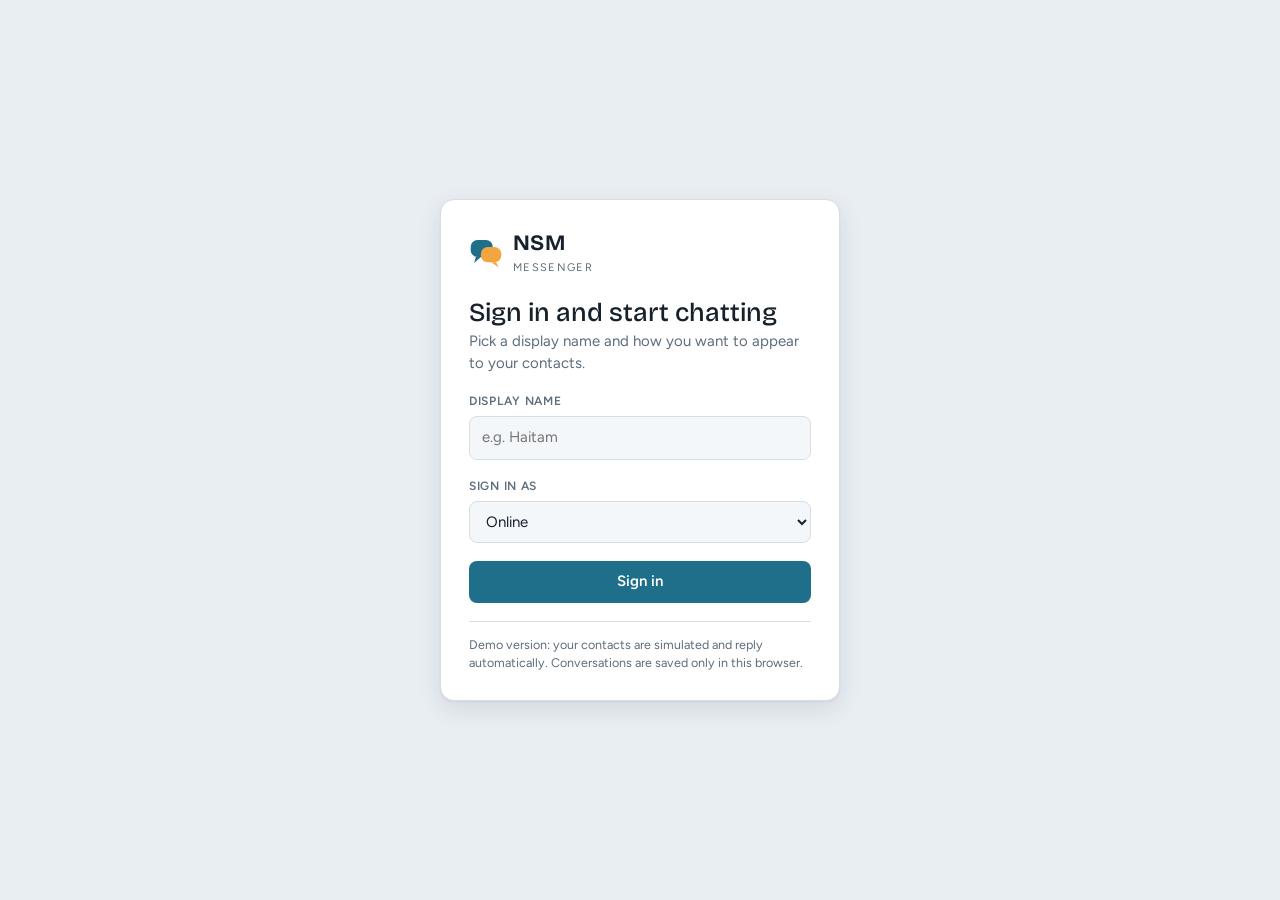
<file: nsm/demo.html>
<!doctype html>
<html lang="en">
<head>
<meta charset="utf-8">
<meta name="viewport" content="width=device-width, initial-scale=1, viewport-fit=cover">
<title>NSM Messenger</title>
<meta name="claude:viewport-fit-sides" content="cover">
<link rel="preconnect" href="https://fonts.googleapis.com">
<link rel="preconnect" href="https://fonts.gstatic.com" crossorigin>
<link rel="stylesheet" href="https://fonts.googleapis.com/css2?family=Bricolage+Grotesque:opsz,wght@12..96,500;12..96,700&family=Figtree:ital,wght@0,400;0,500;0,600;0,700;1,400;1,700&family=Comic+Neue:ital,wght@0,400;0,700;1,400;1,700&display=swap">
<style>
/* Layout: classic messenger — contact list left; tabbed conversation right with display pictures in a side column; one pane at a time on phones */
:root {
  --bg: #e9eef3;
  --panel: #ffffff;
  --panel-2: #f4f7fa;
  --line: #d6dee6;
  --fg: #16212c;
  --muted: #5d6d7c;
  --accent: #1f6f8b;
  --accent-fg: #ffffff;
  --accent-soft: #dcecf2;
  --spark: #f2a541;
  --spark-fg: #2b1a00;
  --online: #2e9e5b;
  --busy: #d64545;
  --away: #e0a526;
  --offline: #9aa7b3;
  --overlay: rgba(14, 21, 28, .45);
  --shadow: 0 1px 2px rgba(22,33,44,.06), 0 8px 24px rgba(22,33,44,.10);
  --font-display: "Bricolage Grotesque", "Segoe UI", system-ui, sans-serif;
  --font-body: "Figtree", "Segoe UI", system-ui, -apple-system, sans-serif;
  color-scheme: light;
}
@media (prefers-color-scheme: dark) {
  :root:not([data-theme="light"]) {
    --bg: #0e151c; --panel: #151f29; --panel-2: #1b2733; --line: #283745;
    --fg: #e6edf3; --muted: #93a3b2; --accent: #4fb3d3; --accent-fg: #06202a;
    --accent-soft: #1b3a47; --spark: #f2b45c; --offline: #5e6d7b; --overlay: rgba(0,0,0,.6);
    --shadow: 0 1px 2px rgba(0,0,0,.3), 0 8px 24px rgba(0,0,0,.4);
    color-scheme: dark;
  }
}
:root[data-theme="dark"] {
  --bg: #0e151c; --panel: #151f29; --panel-2: #1b2733; --line: #283745;
  --fg: #e6edf3; --muted: #93a3b2; --accent: #4fb3d3; --accent-fg: #06202a;
  --accent-soft: #1b3a47; --spark: #f2b45c; --offline: #5e6d7b; --overlay: rgba(0,0,0,.6);
  --shadow: 0 1px 2px rgba(0,0,0,.3), 0 8px 24px rgba(0,0,0,.4);
  color-scheme: dark;
}

* { box-sizing: border-box; }
html, body { height: 100%; }
body {
  margin: 0; background: var(--bg); color: var(--fg);
  font-family: var(--font-body); font-size: 15px; line-height: 1.45;
  padding-left: max(16px, env(safe-area-inset-left, 0px));
  padding-right: max(16px, env(safe-area-inset-right, 0px));
  padding-block: 16px;
}
button, input, select, textarea { font: inherit; color: inherit; }
button { cursor: pointer; }
:focus-visible { outline: 2px solid var(--accent); outline-offset: 2px; }
[hidden] { display: none !important; }
svg.i { width: 18px; height: 18px; stroke: currentColor; fill: none; stroke-width: 1.8; stroke-linecap: round; stroke-linejoin: round; flex: none; }

/* ---------- Status colours ---------- */
.st-online { --dot: var(--online); }
.st-busy, .st-phone { --dot: var(--busy); }
.st-away, .st-brb, .st-lunch { --dot: var(--away); }
.st-offline { --dot: var(--offline); }

/* ---------- Display pictures: status shown as a coloured frame ---------- */
.dp {
  --s: 40px; position: relative; flex: none; width: var(--s); height: var(--s); border-radius: calc(var(--s) * .26);
  display: grid; place-items: center; background: linear-gradient(145deg, var(--g1, #1f6f8b), var(--g2, #4fb3d3));
  box-shadow: 0 0 0 2px var(--panel), 0 0 0 4.5px var(--dot, var(--offline)); margin: 4px;
}
.dp img { width: 100%; height: 100%; object-fit: cover; border-radius: inherit; display: block; }
.dp-emo { font-size: calc(var(--s) * .56); line-height: 1; }
.dp.xs { --s: 24px; box-shadow: 0 0 0 1.5px var(--panel), 0 0 0 3px var(--dot, var(--offline)); margin: 3px; }
.dp.sm { --s: 36px; }
.dp.lg { --s: 60px; }
.dp.xl { --s: 104px; box-shadow: 0 0 0 3px var(--panel), 0 0 0 7px var(--dot, var(--offline)); margin: 7px; }
.dp.blocked::after { content: "⛔"; position: absolute; right: -6px; bottom: -6px; font-size: 13px; }
.dp.offline-look { filter: grayscale(.85); opacity: .7; }

/* ---------- Logo ---------- */
.logo { display: inline-flex; align-items: center; gap: 10px; }
.logo svg { width: 34px; height: 34px; flex: none; }
.logo b { font-family: var(--font-display); font-weight: 700; font-size: 22px; letter-spacing: .02em; }
.logo small { display: block; font-size: 11px; color: var(--muted); letter-spacing: .12em; text-transform: uppercase; }

/* ---------- Generic controls ---------- */
.btn { border: 0; border-radius: 8px; padding: 10px 16px; font-weight: 600; background: var(--accent); color: var(--accent-fg); }
.btn:hover { filter: brightness(1.08); }
.btn.ghost { background: var(--panel-2); color: var(--fg); border: 1px solid var(--line); }
.btn:disabled { opacity: .5; cursor: not-allowed; }
.icon-btn { border: 1px solid var(--line); background: var(--panel); border-radius: 8px; width: 34px; height: 34px; display: grid; place-items: center; flex: none; }
.icon-btn:hover { border-color: var(--accent); color: var(--accent); }
.field { display: grid; gap: 6px; }
.field label, .label { font-size: 12px; font-weight: 600; letter-spacing: .06em; text-transform: uppercase; color: var(--muted); }
.field input, .field select { border: 1px solid var(--line); background: var(--panel-2); border-radius: 8px; padding: 10px 12px; width: 100%; }

/* ---------- Sign-in ---------- */
.signin { height: 100%; display: grid; place-items: center; }
.signin-card { width: min(400px, 100%); background: var(--panel); border: 1px solid var(--line); border-radius: 14px; box-shadow: var(--shadow); padding: 28px; display: grid; gap: 18px; }
.signin-card h1 { font-family: var(--font-display); font-weight: 500; font-size: 26px; margin: 0; text-wrap: balance; }
.signin-card p { margin: 0; color: var(--muted); }
.demo-note { font-size: 12.5px; color: var(--muted); border-top: 1px solid var(--line); padding-top: 14px; }

/* ---------- App shell ---------- */
.app { height: 100%; max-width: 1280px; margin: 0 auto; display: grid; grid-template-columns: 340px minmax(0, 1fr); gap: 14px; }
.pane { background: var(--panel); border: 1px solid var(--line); border-radius: 14px; box-shadow: var(--shadow); min-height: 0; min-width: 0; display: flex; flex-direction: column; overflow: hidden; position: relative; }

/* Left: me */
.me { padding: 14px 16px; border-bottom: 1px solid var(--line); display: grid; gap: 10px; background: var(--panel-2); }
.me-top { display: flex; align-items: center; justify-content: space-between; gap: 8px; }
.me-row { display: flex; gap: 10px; align-items: center; min-width: 0; }
.me-row > button.dp-btn { border: 0; background: none; padding: 0; border-radius: 16px; }
.me-info { min-width: 0; flex: 1; display: grid; gap: 2px; }
.me-name { display: flex; gap: 6px; align-items: center; min-width: 0; }
.inline-edit { border: 1px solid transparent; background: transparent; border-radius: 6px; padding: 2px 4px; margin-left: -4px; min-width: 0; }
.inline-edit:hover, .inline-edit:focus { border-color: var(--line); background: var(--panel); }
#meName { font-weight: 600; font-size: 16px; flex: 1; }
#meStatus { border: 1px solid var(--line); background: var(--panel); border-radius: 6px; font-size: 12.5px; padding: 2px 4px; max-width: 128px; }
#mePm { font-size: 13px; color: var(--muted); width: 100%; font-style: italic; }
.music { display: flex; gap: 6px; align-items: center; font-size: 12.5px; color: var(--muted); min-width: 0; }
.music input[type="text"] { flex: 1; min-width: 0; border: 1px solid var(--line); background: var(--panel); border-radius: 6px; padding: 3px 6px; font-size: 12.5px; }
.music label { display: flex; align-items: center; gap: 5px; white-space: nowrap; cursor: pointer; }

.list-tools { display: flex; gap: 8px; padding: 10px 16px; border-bottom: 1px solid var(--line); align-items: center; }
.list-tools input { flex: 1; min-width: 0; border: 1px solid var(--line); background: var(--panel-2); border-radius: 8px; padding: 7px 10px; }
.sortbar { display: flex; gap: 4px; padding: 6px 16px 0; font-size: 12.5px; color: var(--muted); align-items: center; }
.sortbar button { border: 0; background: none; border-radius: 6px; padding: 2px 8px; color: var(--muted); }
.sortbar button[aria-pressed="true"] { background: var(--accent-soft); color: var(--fg); font-weight: 600; }

.contacts { overflow-y: auto; flex: 1; padding: 4px 8px 12px; }
.group-title { width: 100%; display: flex; align-items: center; gap: 6px; border: 0; background: none; text-align: left; padding: 10px 8px 4px; font-size: 12px; font-weight: 600; letter-spacing: .08em; text-transform: uppercase; color: var(--muted); }
.group-title .chev { transition: transform .15s; display: inline-block; }
.group-title[aria-expanded="false"] .chev { transform: rotate(-90deg); }
.contact { display: flex; gap: 8px; align-items: center; padding: 4px 6px; border-radius: 10px; min-width: 0; cursor: pointer; }
.contact:hover, .contact:focus-visible { background: var(--panel-2); }
.contact.active { background: var(--accent-soft); }
.contact .c-info { min-width: 0; flex: 1; display: grid; }
.contact .c-name { font-weight: 600; white-space: nowrap; overflow: hidden; text-overflow: ellipsis; }
.contact .c-name small { font-weight: 400; color: var(--muted); font-size: 12.5px; }
.contact .c-pm { font-size: 12.5px; color: var(--muted); white-space: nowrap; overflow: hidden; text-overflow: ellipsis; }
.contact.is-offline .c-name { color: var(--muted); font-weight: 500; }
.c-menu { border: 0; background: none; width: 28px; height: 28px; border-radius: 6px; color: var(--muted); display: grid; place-items: center; flex: none; opacity: .55; }
.contact:hover .c-menu, .c-menu:focus-visible { opacity: 1; }
.c-menu:hover { background: var(--line); color: var(--fg); }
.badge { flex: none; min-width: 20px; height: 20px; border-radius: 10px; padding: 0 6px; background: var(--spark); color: var(--spark-fg); font-size: 12px; font-weight: 700; display: grid; place-items: center; }

/* Right: tabs */
.tabs { display: flex; gap: 4px; padding: 8px 8px 0; border-bottom: 1px solid var(--line); overflow-x: auto; background: var(--panel-2); min-height: 45px; flex: none; }
.tab { display: flex; align-items: center; gap: 8px; border: 1px solid transparent; border-bottom: 0; border-radius: 9px 9px 0 0; padding: 7px 8px 7px 12px; background: none; white-space: nowrap; color: var(--muted); font-weight: 500; flex: none; cursor: pointer; max-width: 220px; }
.tab .t-name { overflow: hidden; text-overflow: ellipsis; }
.tab.active { background: var(--panel); border-color: var(--line); color: var(--fg); margin-bottom: -1px; }
.tab .x { border: 0; background: none; width: 20px; height: 20px; border-radius: 5px; display: grid; place-items: center; color: var(--muted); padding: 0; flex: none; }
.tab .x:hover { background: var(--line); color: var(--fg); }
.tab-dot { width: 10px; height: 10px; border-radius: 50%; background: var(--dot, var(--offline)); flex: none; }
.tab.flash { animation: flash 1s ease-in-out 3; }
@keyframes flash { 50% { background: var(--spark); color: var(--spark-fg); } }

/* Conversation */
.convo { flex: 1; display: flex; flex-direction: column; min-height: 0; }
.convo-head { display: flex; gap: 10px; align-items: center; padding: 10px 14px; border-bottom: 1px solid var(--line); }
.convo-head .h-info { min-width: 0; flex: 1 1 0; }
.h-name { font-family: var(--font-display); font-weight: 700; font-size: 19px; line-height: 1.2; overflow: hidden; text-overflow: ellipsis; white-space: nowrap; }
.h-sub { font-size: 13px; color: var(--muted); white-space: nowrap; overflow: hidden; text-overflow: ellipsis; }
.h-actions { display: flex; gap: 6px; }
.back { display: none; }

.convo-body { flex: 1; min-height: 0; display: grid; grid-template-columns: minmax(0, 1fr) 150px; }
.msg-col { display: flex; flex-direction: column; min-height: 0; min-width: 0; }
.messages { flex: 1; overflow-y: auto; padding: 14px 16px; display: flex; flex-direction: column; gap: 2px; min-height: 0; background-color: var(--panel); }
.side { border-left: 1px solid var(--line); padding: 14px 10px; display: flex; flex-direction: column; align-items: center; justify-content: space-between; gap: 12px; background: var(--panel-2); text-align: center; }
.side .who-pic { display: grid; justify-items: center; gap: 6px; font-size: 12.5px; color: var(--muted); }
.side button { border: 0; background: none; padding: 0; color: inherit; }

.m { display: grid; gap: 1px; max-width: 100%; }
.m .who { font-size: 12.5px; color: var(--muted); margin-top: 10px; display: flex; gap: 8px; align-items: baseline; }
.m .who time { font-size: 11px; font-variant-numeric: tabular-nums; }
.m .txt { padding-left: 12px; overflow-wrap: anywhere; white-space: pre-wrap; font-size: 15.5px; }
.m.mine .who { color: var(--accent); }
.sys { align-self: flex-start; font-size: 13px; color: var(--muted); padding: 6px 10px; margin: 8px 0 2px; border-left: 3px solid var(--line); background: var(--panel-2); border-radius: 0 8px 8px 0; display: flex; gap: 8px; align-items: center; flex-wrap: wrap; }
.sys.wizz { border-left-color: var(--spark); color: var(--fg); font-weight: 600; }
.sys.wink { border-left-color: var(--accent); color: var(--fg); }
.sys .linkish { border: 0; background: none; color: var(--accent); text-decoration: underline; padding: 0; font-size: 13px; }
.card { margin: 4px 0 2px 12px; border: 1px solid var(--line); background: var(--panel-2); border-radius: 10px; padding: 10px; display: grid; gap: 8px; width: min(320px, 100%); }
.card .f-row { display: flex; gap: 10px; align-items: center; min-width: 0; }
.card .f-name { font-weight: 600; overflow: hidden; text-overflow: ellipsis; white-space: nowrap; }
.card .f-meta { font-size: 12.5px; color: var(--muted); }
.card img { width: 100%; border-radius: 6px; display: block; background: #fff; }
.bar { height: 6px; border-radius: 3px; background: var(--line); overflow: hidden; }
.bar i { display: block; height: 100%; background: var(--accent); width: 100%; animation: fill 1.4s linear; }
@keyframes fill { from { width: 0; } }

.statusline { font-size: 12.5px; color: var(--muted); padding: 4px 16px 6px; min-height: 26px; border-top: 1px solid var(--line); background: var(--panel); }
.statusline.typing { font-style: italic; }
.dots span { display: inline-block; animation: bounce 1.2s infinite; }
.dots span:nth-child(2) { animation-delay: .15s; }
.dots span:nth-child(3) { animation-delay: .3s; }
@keyframes bounce { 0%, 60%, 100% { transform: none; } 30% { transform: translateY(-3px); } }

/* Composer */
.composer { border-top: 1px solid var(--line); padding: 8px 12px 12px; display: grid; gap: 8px; position: relative; }
.tools { display: flex; gap: 4px; align-items: center; flex-wrap: wrap; }
.tool { border: 1px solid transparent; background: none; border-radius: 8px; padding: 5px 8px; font-size: 13px; font-weight: 500; display: inline-flex; gap: 5px; align-items: center; color: var(--fg); }
.tool:hover, .tool[aria-expanded="true"] { border-color: var(--line); background: var(--panel-2); color: var(--accent); }
.tool.wizz-btn { border-color: var(--spark); background: color-mix(in srgb, var(--spark) 18%, var(--panel)); font-weight: 700; color: var(--fg); }
.tool.wizz-btn:hover { background: color-mix(in srgb, var(--spark) 35%, var(--panel)); }
.input-row { display: flex; gap: 8px; align-items: flex-end; }
.input-row textarea { flex: 1; min-width: 0; resize: none; border: 1px solid var(--line); background: var(--panel-2); border-radius: 10px; padding: 10px 12px; height: 48px; max-height: 140px; font-size: 15.5px; }
.input-row .btn { height: 48px; }

.pop { position: absolute; bottom: calc(100% - 4px); left: 12px; right: 12px; max-width: 420px; background: var(--panel); border: 1px solid var(--line); border-radius: 12px; box-shadow: var(--shadow); padding: 10px; z-index: 6; display: grid; gap: 8px; }
.pop .grid { display: grid; grid-template-columns: repeat(auto-fill, minmax(38px, 1fr)); gap: 2px; }
.pop .grid button { border: 0; background: none; border-radius: 8px; height: 38px; font-size: 21px; }
.pop .grid button:hover { background: var(--panel-2); }
.pop .hint { font-size: 12px; color: var(--muted); }
.wink-grid { display: grid; grid-template-columns: repeat(auto-fill, minmax(88px, 1fr)); gap: 6px; }
.wink-grid button { border: 1px solid var(--line); background: var(--panel-2); border-radius: 10px; padding: 8px 4px; display: grid; justify-items: center; gap: 2px; font-size: 12.5px; }
.wink-grid button span { font-size: 28px; line-height: 1.1; }
.wink-grid button:hover { border-color: var(--accent); }
.chips { display: flex; gap: 6px; flex-wrap: wrap; }
.chip { border: 1px solid var(--line); background: var(--panel-2); border-radius: 999px; padding: 4px 12px; font-size: 14px; }
.chip[aria-pressed="true"] { border-color: var(--accent); background: var(--accent-soft); }
.swatch { width: 28px; height: 28px; border-radius: 50%; border: 2px solid var(--panel); box-shadow: 0 0 0 1px var(--line); padding: 0; }
.swatch[aria-pressed="true"] { box-shadow: 0 0 0 2.5px var(--accent); }
.scene-grid { display: grid; grid-template-columns: repeat(auto-fill, minmax(90px, 1fr)); gap: 6px; }
.scene-grid button { height: 58px; border-radius: 8px; border: 1px solid var(--line); background-color: var(--panel); font-size: 12.5px; display: flex; align-items: flex-end; padding: 4px 6px; font-weight: 600; }
.scene-grid button[aria-pressed="true"] { border: 2px solid var(--accent); }

.empty { flex: 1; display: grid; place-items: center; text-align: center; padding: 24px; color: var(--muted); }
.empty h2 { font-family: var(--font-display); font-weight: 500; color: var(--fg); margin: 12px 0 4px; font-size: 22px; }
.empty p { margin: 0 auto; max-width: 38ch; }

/* Wizz shake */
.shake { animation: shake .5s cubic-bezier(.36,.07,.19,.97) 2; }
@keyframes shake {
  10%, 90% { transform: translate(-3px, 1px); } 20%, 80% { transform: translate(6px, -3px); }
  30%, 50%, 70% { transform: translate(-10px, 3px); } 40%, 60% { transform: translate(10px, -2px); }
}

/* Winks: full-pane animations */
.wink-layer { position: absolute; inset: 0; pointer-events: none; overflow: hidden; z-index: 8; }
.wp { position: absolute; line-height: 1; will-change: transform, top; }
.wp.rise { top: 105%; animation: rise var(--d) ease-in var(--delay) forwards, sway 1.2s ease-in-out var(--delay) infinite alternate; }
.wp.fall { top: -12%; animation: fall var(--d) linear var(--delay) forwards, sway 1.4s ease-in-out var(--delay) infinite alternate; }
.wp.burst { left: 50%; top: 45%; animation: burst 1.6s cubic-bezier(.1,.7,.3,1) var(--delay) forwards; opacity: 0; }
.wp.zoom { left: 50%; top: 50%; font-size: min(180px, 40vw); animation: zoom 2.6s ease-out forwards; }
.wp.fly { left: -10%; top: 90%; font-size: 72px; animation: fly 2.4s ease-in forwards; }
@keyframes rise { to { top: -15%; } }
@keyframes fall { to { top: 110%; } }
@keyframes sway { from { transform: translateX(-14px) rotate(-8deg); } to { transform: translateX(14px) rotate(8deg); } }
@keyframes burst { 0% { opacity: 1; transform: translate(-50%, -50%) scale(.3); } 80% { opacity: 1; } 100% { opacity: 0; transform: translate(calc(-50% + var(--dx)), calc(-50% + var(--dy))) scale(1.2); } }
@keyframes zoom { 0% { transform: translate(-50%, -50%) scale(0) rotate(-30deg); opacity: 0; } 25% { transform: translate(-50%, -50%) scale(1.25) rotate(8deg); opacity: 1; } 40%, 75% { transform: translate(-50%, -50%) scale(1) rotate(0); opacity: 1; } 100% { transform: translate(-50%, -50%) scale(1.6); opacity: 0; } }
@keyframes fly { to { left: 105%; top: -15%; transform: rotate(10deg); } }

/* Toasts (top right) */
.toasts { position: fixed; right: max(16px, env(safe-area-inset-right, 0px)); top: calc(16px + env(safe-area-inset-top, 0px)); display: grid; gap: 8px; z-index: 30; }
.toast { width: min(300px, calc(100vw - 32px)); background: var(--panel); border: 1px solid var(--line); border-left: 4px solid var(--accent); border-radius: 10px; box-shadow: var(--shadow); padding: 8px 12px; display: flex; gap: 8px; align-items: center; animation: slidein .25s ease-out; text-align: left; }
.toast.wizz { border-left-color: var(--spark); }
.toast b { display: block; }
.toast span.t { font-size: 13px; color: var(--muted); display: block; overflow: hidden; text-overflow: ellipsis; white-space: nowrap; }
@keyframes slidein { from { transform: translateY(-12px); opacity: 0; } }

/* Context menu */
.menu { position: fixed; z-index: 40; background: var(--panel); border: 1px solid var(--line); border-radius: 10px; box-shadow: var(--shadow); padding: 6px; min-width: 210px; display: grid; }
.menu button { border: 0; background: none; text-align: left; padding: 7px 10px; border-radius: 6px; display: flex; gap: 8px; align-items: center; }
.menu button:hover { background: var(--panel-2); }
.menu .sep { height: 1px; background: var(--line); margin: 4px 2px; }
.menu .danger { color: var(--busy); }
.menu .label { padding: 4px 10px 2px; }

/* Modal */
.modal-back { position: fixed; inset: 0; background: var(--overlay); display: grid; place-items: center; z-index: 50; padding: 16px; }
.modal { width: min(460px, 100%); max-height: calc(100% - 16px); overflow: auto; background: var(--panel); border: 1px solid var(--line); border-radius: 14px; box-shadow: var(--shadow); padding: 20px; display: grid; gap: 14px; }
.modal h2 { margin: 0; font-family: var(--font-display); font-weight: 500; font-size: 21px; }
.modal .row { display: flex; gap: 8px; justify-content: flex-end; flex-wrap: wrap; }
.dp-grid { display: grid; grid-template-columns: repeat(auto-fill, minmax(64px, 1fr)); gap: 10px; justify-items: center; }
.dp-grid button { border: 0; background: none; padding: 0; border-radius: 16px; }
.dp-grid button[aria-pressed="true"] .dp { --dot: var(--accent); }
.ink-wrap { border: 1px solid var(--line); border-radius: 10px; overflow: hidden; background: #ffffff; touch-action: none; }
.ink-wrap canvas { display: block; width: 100%; height: 240px; cursor: crosshair; }
.ttt { display: grid; grid-template-columns: repeat(3, 1fr); gap: 6px; width: min(270px, 100%); margin: 0 auto; }
.ttt button { aspect-ratio: 1; max-width: 100%; border: 1px solid var(--line); background: var(--panel-2); border-radius: 10px; font-family: var(--font-display); font-size: 40px; font-weight: 700; }
.ttt button.x { color: var(--accent); }
.ttt button.o { color: var(--spark); }
.ttt-status { text-align: center; font-weight: 600; min-height: 1.4em; }
.pick-list { display: grid; gap: 4px; max-height: 300px; overflow: auto; }
.pick-list button { display: flex; gap: 10px; align-items: center; border: 1px solid var(--line); background: var(--panel-2); border-radius: 10px; padding: 6px 10px; text-align: left; }
.pick-list button:hover { border-color: var(--accent); }

@media (prefers-reduced-motion: reduce) {
  .shake, .tab.flash, .dots span, .wp.rise, .wp.fall, .wp.fly, .wp.burst { animation: none !important; }
  .wp.rise, .wp.fall, .wp.fly, .wp.burst { display: none; }
}

@media (max-width: 1000px) {
  .convo-body { grid-template-columns: minmax(0, 1fr); }
  .side { display: none; }
}
@media (max-width: 760px) {
  body { padding-block: 8px; }
  .h-actions .icon-btn { width: 32px; height: 32px; }
  .convo-head { padding: 8px 10px; gap: 6px; }
  .app { grid-template-columns: minmax(0, 1fr); }
  .app.chatting .pane-left { display: none; }
  .app:not(.chatting) .pane-right { display: none; }
  .back { display: grid; }
  .tool .tl { display: none; }
  .tool { padding: 7px; }
  .tool.wizz-btn .tl { display: inline; }
}
</style>
</head>
<body>

<svg width="0" height="0" style="position:absolute" aria-hidden="true">
  <symbol id="nsm-logo" viewBox="0 0 40 40">
    <rect x="2" y="6" width="26" height="20" rx="8" fill="#1f6f8b"/>
    <path d="M8 26 L6 33 L14 26 Z" fill="#1f6f8b"/>
    <rect x="14" y="14" width="24" height="18" rx="8" fill="#f2a541"/>
    <path d="M32 32 L35 38 L26 32 Z" fill="#f2a541"/>
  </symbol>
</svg>

<!-- ============ Sign-in ============ -->
<section class="signin" id="signin">
  <form class="signin-card" id="signinForm" novalidate>
    <div class="logo"><svg><use href="#nsm-logo"/></svg><div><b>NSM</b><small>Messenger</small></div></div>
    <div>
      <h1>Sign in and start chatting</h1>
      <p>Pick a display name and how you want to appear to your contacts.</p>
    </div>
    <div class="field">
      <label for="nameInput">Display name</label>
      <input id="nameInput" maxlength="32" placeholder="e.g. Haitam" autocomplete="nickname" required>
    </div>
    <div class="field">
      <label for="statusInput">Sign in as</label>
      <select id="statusInput"></select>
    </div>
    <button class="btn" type="submit">Sign in</button>
    <p class="demo-note">Demo version: your contacts are simulated and reply automatically. Conversations are saved only in this browser.</p>
  </form>
</section>

<!-- ============ Main app ============ -->
<main class="app" id="app" hidden>
  <aside class="pane pane-left">
    <div class="me">
      <div class="me-top">
        <div class="logo"><svg><use href="#nsm-logo"/></svg><div><b>NSM</b></div></div>
        <div style="display:flex; gap:6px">
          <button class="icon-btn" id="soundBtn" aria-label="Turn sounds off" title="Sounds on">
            <svg class="i" viewBox="0 0 24 24"><path d="M11 5 6 9H3v6h3l5 4z"/><path d="M15.5 8.5a5 5 0 0 1 0 7"/><path d="M18.5 5.5a9 9 0 0 1 0 13"/></svg>
          </button>
          <button class="icon-btn" id="signoutBtn" aria-label="Sign out" title="Sign out">
            <svg class="i" viewBox="0 0 24 24"><path d="M15 4h4a1 1 0 0 1 1 1v14a1 1 0 0 1-1 1h-4"/><path d="M10 16l-4-4 4-4"/><path d="M6 12h10"/></svg>
          </button>
        </div>
      </div>
      <div class="me-row">
        <button class="dp-btn" id="meDpBtn" title="Change display picture" aria-label="Change display picture"></button>
        <div class="me-info">
          <div class="me-name">
            <input class="inline-edit" id="meName" aria-label="Your display name" maxlength="32">
            <select id="meStatus" aria-label="Your status"></select>
          </div>
          <input class="inline-edit" id="mePm" aria-label="Your personal message" maxlength="80" placeholder="Type a personal message">
        </div>
      </div>
      <div class="music">
        <label><input type="checkbox" id="musicOn"> ♫ Show what I'm listening to</label>
        <input type="text" id="musicSong" aria-label="Song you're listening to" placeholder="Artist – Song" maxlength="60">
      </div>
    </div>
    <div class="list-tools">
      <input id="search" type="search" placeholder="Search contacts" aria-label="Search contacts">
      <button class="icon-btn" id="addBtn" title="Add a contact" aria-label="Add a contact">
        <svg class="i" viewBox="0 0 24 24"><circle cx="10" cy="8" r="4"/><path d="M3 20a7 7 0 0 1 14 0"/><path d="M19 8v6M16 11h6"/></svg>
      </button>
    </div>
    <div class="sortbar" role="group" aria-label="Sort contacts">
      Sort by <button data-sort="groups">Groups</button><button data-sort="status">Online / offline</button>
    </div>
    <div class="contacts" id="contacts"></div>
  </aside>

  <section class="pane pane-right" id="chatPane">
    <div class="tabs" id="tabs" role="tablist" aria-label="Open conversations"></div>
    <div class="empty" id="empty">
      <div>
        <svg width="64" height="64" aria-hidden="true"><use href="#nsm-logo"/></svg>
        <h2>No conversation open</h2>
        <p>Click a contact to start a conversation. Use the ⋯ button next to a contact to send a Wizz, play a game, block or move them.</p>
      </div>
    </div>
    <div class="convo" id="convo" hidden>
      <div class="convo-head">
        <button class="icon-btn back" id="backBtn" aria-label="Back to contacts"><svg class="i" viewBox="0 0 24 24"><path d="M15 18l-6-6 6-6"/></svg></button>
        <span id="hDp"></span>
        <div class="h-info"><div class="h-name" id="hName"></div><div class="h-sub" id="hSub"></div></div>
        <div class="h-actions">
          <button class="icon-btn" id="inviteBtn" title="Invite someone to this conversation" aria-label="Invite someone to this conversation">
            <svg class="i" viewBox="0 0 24 24"><circle cx="9" cy="8" r="3.5"/><path d="M2.5 19a6.5 6.5 0 0 1 13 0"/><path d="M19 7v6M16 10h6"/></svg>
          </button>
          <button class="icon-btn" id="gameBtn" title="Play tic-tac-toe" aria-label="Play tic-tac-toe">
            <svg class="i" viewBox="0 0 24 24"><path d="M9 3v18M15 3v18M3 9h18M3 15h18"/></svg>
          </button>
          <button class="icon-btn" id="sceneBtn" title="Change background" aria-label="Change background">
            <svg class="i" viewBox="0 0 24 24"><rect x="3" y="4" width="18" height="16" rx="2"/><path d="M3 16l5-5 4 4 3-3 6 6"/><circle cx="16" cy="9" r="1.5"/></svg>
          </button>
        </div>
      </div>
      <div class="convo-body">
        <div class="msg-col">
          <div class="messages" id="messages" aria-live="polite"></div>
          <div class="statusline" id="statusline"></div>
          <div class="composer">
            <div class="pop" id="pop" hidden></div>
            <div class="tools" role="toolbar" aria-label="Message tools">
              <button class="tool" data-pop="font" aria-expanded="false" title="Change font and colour"><svg class="i" viewBox="0 0 24 24"><path d="M4 20 10 4h1l6 16M6.5 14h8"/><path d="M18 20h3"/></svg><span class="tl">Font</span></button>
              <button class="tool" data-pop="emo" aria-expanded="false" title="Emoticons"><svg class="i" viewBox="0 0 24 24"><circle cx="12" cy="12" r="9"/><path d="M8.5 14a4 4 0 0 0 7 0"/><path d="M9 9.5h.01M15 9.5h.01"/></svg><span class="tl">Emoticons</span></button>
              <button class="tool" data-pop="wink" aria-expanded="false" title="Send a wink (animation)"><svg class="i" viewBox="0 0 24 24"><path d="M12 3l2.4 5.6L20 9.3l-4.3 3.9 1.2 5.8L12 16l-4.9 3 1.2-5.8L4 9.3l5.6-.7z"/></svg><span class="tl">Winks</span></button>
              <button class="tool wizz-btn" id="wizzBtn" title="Send a Wizz: shakes your contact's window"><svg class="i" viewBox="0 0 24 24"><path d="M4 8l2 8M10 5l2 14M16 8l2 8"/></svg><span class="tl">Wizz!</span></button>
              <button class="tool" id="fileBtn" title="Send a photo or file"><svg class="i" viewBox="0 0 24 24"><path d="M20 11.5l-8 8a5 5 0 0 1-7-7l8.5-8.5a3.3 3.3 0 0 1 4.7 4.7L9.7 17.2a1.7 1.7 0 0 1-2.4-2.4L15 7"/></svg><span class="tl">Send file</span></button>
              <button class="tool" id="inkBtn" title="Draw a handwritten message"><svg class="i" viewBox="0 0 24 24"><path d="M4 20l4-1 11-11-3-3L5 16z"/><path d="M14 6l3 3"/></svg><span class="tl">Handwriting</span></button>
              <input type="file" id="fileInput" hidden>
            </div>
            <form class="input-row" id="sendForm">
              <textarea id="input" rows="1" placeholder="Type a message" aria-label="Message"></textarea>
              <button class="btn" type="submit">Send</button>
            </form>
          </div>
        </div>
        <div class="side" id="side"></div>
      </div>
    </div>
  </section>
</main>

<div class="toasts" id="toasts" aria-live="polite"></div>
<div class="menu" id="menu" hidden role="menu"></div>
<div class="modal-back" id="modalBack" hidden><div class="modal" id="modal" role="dialog" aria-modal="true"></div></div>

<script>
(() => {
  "use strict";

  /* =============== Constants =============== */
  const STATUS = {
    online:  "Online",
    busy:    "Busy",
    brb:     "Be right back",
    away:    "Away",
    phone:   "On the phone",
    lunch:   "Out to lunch",
    offline: "Offline"
  };
  const GROUPS = ["Friends", "Family", "Work", "School"];

  // Original display pictures: an emoji on a gradient tile.
  const PICS = {
    turtle: ["🐢", "#2e8a62", "#9be0b8"], cactus: ["🌵", "#6b8f2a", "#d8e98f"], guitar: ["🎸", "#b4532a", "#f6b98a"],
    ball:   ["⚽", "#3d5fa8", "#a8c3f0"], moon:   ["🌙", "#28305e", "#7d86c9"], cat:    ["🐱", "#a33d63", "#f2a7c3"],
    melon:  ["🍉", "#2e9e5b", "#f28b8b"], rocket: ["🚀", "#1f2f4f", "#5fa8d3"], sun:    ["🌻", "#d9901a", "#ffe08a"],
    game:   ["🎮", "#6b4fa3", "#c4b2ec"], fox:    ["🦊", "#c2541b", "#ffc48a"], island: ["🏝️", "#1f8b8b", "#a6eadf"],
    coffee: ["☕", "#6e4a2f", "#d9b48f"], butterfly: ["🦋", "#3b7c84", "#b3e0ff"], pizza: ["🍕", "#c23b2a", "#ffd27a"],
    star:   ["⭐", "#8a6a1f", "#ffe9a8"]
  };

  const FONTS = {
    body:  { name: "Clean",   css: 'var(--font-body)' },
    comic: { name: "Comic",   css: "'Comic Neue', 'Comic Sans MS', cursive" },
    serif: { name: "Classic", css: "Georgia, 'Times New Roman', serif" },
    mono:  { name: "Typewriter", css: "'Courier New', Courier, monospace" },
    bold:  { name: "Display", css: 'var(--font-display)' }
  };
  // Mid-tone colours that stay readable on both light and dark backgrounds.
  const TEXT_COLORS = ["", "#d64545", "#e07b26", "#2e9e5b", "#1aa3a3", "#3d7fd6", "#8a5cd6", "#d14d9a", "#8a7a5c"];

  const EMOTICONS = [
    [":-)", "🙂"], [":)", "🙂"], [":-D", "😄"], [":D", "😄"], [";-)", "😉"], [";)", "😉"], [":-(", "🙁"], [":(", "🙁"],
    [":-P", "😛"], [":P", "😛"], [":p", "😛"], [":-O", "😮"], [":O", "😮"], [":o", "😮"], [":'(", "😢"], [":@", "😠"],
    [":$", "😳"], [":S", "😕"], [":s", "😕"], [":|", "😐"], ["8-)", "🙄"], ["(H)", "😎"], ["(h)", "😎"], ["(A)", "😇"], ["(a)", "😇"],
    ["<3", "❤️"], ["(L)", "❤️"], ["(l)", "❤️"], ["(U)", "💔"], ["(u)", "💔"], ["(Y)", "👍"], ["(y)", "👍"], ["(N)", "👎"], ["(n)", "👎"],
    ["(*)", "⭐"], ["(F)", "🌹"], ["(f)", "🌹"], ["(K)", "💋"], ["(k)", "💋"], ["(G)", "🎁"], ["(g)", "🎁"], ["(^)", "🎂"],
    ["(coffee)", "☕"], ["(C)", "☕"], ["(c)", "☕"], ["(pi)", "🍕"], ["(mp)", "📱"], ["(e)", "📧"], ["(E)", "📧"],
    ["(8)", "🎵"], ["(S)", "🌙"], ["(#)", "☀️"], ["(R)", "🌈"], ["(r)", "🌈"], ["(Z)", "👦"], ["(X)", "👧"], ["(6)", "😈"],
    ["(ap)", "✈️"], ["(co)", "💻"], ["(so)", "⚽"], ["(%)", "🔗"], ["+o(", "🤢"], ["(brb)", "🔜"], ["(@)", "🐱"], ["(&)", "🐶"]
  ];
  const PICKER = ["🙂","😄","😉","😛","😮","😢","😠","😳","😕","😐","🙄","😎","😇","😈","🤢","😂","🥰","🤔","😴","🥳",
    "❤️","💔","👍","👎","👋","🙌","👏","💪","⭐","🌹","💋","🎁","🎂","☕","🍕","🎵","🌙","☀️","🌈","✈️","💻","📱","⚽","🐱","🐶","🔥","🎉","💯"];

  const WINKS = [
    { id: "hearts",   name: "Hearts",     e: "💖", mode: "rise",  set: ["❤️", "💕", "💖", "💗"] },
    { id: "kiss",     name: "Big kiss",   e: "💋", mode: "zoom" },
    { id: "lol",      name: "LOL",        e: "😂", mode: "zoom" },
    { id: "party",    name: "Party",      e: "🎉", mode: "fall",  set: ["🎉", "🎊", "✨", "🥳"] },
    { id: "fireworks",name: "Fireworks",  e: "🎆", mode: "burst", set: ["✨", "🎆", "💥", "⭐", "🌟"] },
    { id: "rain",     name: "Rainy day",  e: "🌧️", mode: "fall",  set: ["💧", "💧", "🌧️"] },
    { id: "flowers",  name: "Flowers",    e: "🌸", mode: "rise",  set: ["🌸", "🌷", "🌼", "🌹"] },
    { id: "rocket",   name: "Rocket",     e: "🚀", mode: "fly" },
    { id: "hug",      name: "Hug",        e: "🤗", mode: "zoom" },
    { id: "snow",     name: "Snow",       e: "❄️", mode: "fall",  set: ["❄️", "❄️", "☃️"] },
    { id: "angry",    name: "Grrr",       e: "😡", mode: "zoom" },
    { id: "money",    name: "Rich!",      e: "💸", mode: "fall",  set: ["💸", "💰", "🪙"] }
  ];

  const SCENES = {
    none:   { name: "Plain",   css: "none" },
    dawn:   { name: "Sunset",  css: "linear-gradient(170deg, rgba(242,165,65,.22), rgba(214,69,69,.10) 55%, rgba(242,165,65,0))" },
    ocean:  { name: "Ocean",   css: "linear-gradient(180deg, rgba(31,111,139,.24), rgba(79,179,211,.06))" },
    meadow: { name: "Meadow",  css: "linear-gradient(180deg, rgba(46,158,91,0) 45%, rgba(46,158,91,.22))" },
    grid:   { name: "Notebook",css: "linear-gradient(rgba(61,127,214,.13) 1px, transparent 1px) 0 0 / 100% 26px" },
    dots:   { name: "Dots",    css: "radial-gradient(rgba(127,140,155,.35) 1.5px, transparent 1.7px) 0 0 / 18px 18px" },
    candy:  { name: "Candy",   css: "repeating-linear-gradient(135deg, rgba(209,77,154,.08) 0 14px, rgba(209,77,154,0) 14px 28px)" },
    night:  { name: "Night",   css: "radial-gradient(rgba(255,255,255,.6) 1px, transparent 1.4px) 0 0 / 46px 46px, linear-gradient(180deg, rgba(40,48,94,.35), rgba(40,48,94,.12))" }
  };

  const GENERIC_LINES = ["Haha nice", "Really?", "I'm good, you?", "Ok cool", "Tell me more!", "lol", "Yes!", "Sounds good 🙂"];
  // Simulated contacts. All fictional.
  const SEED = [
    { id: "yasmine", name: "Yasmine", group: "Friends", pm: "Back from Chefchaouen ☀️", status: "online", pic: { preset: "sun" }, font: { family: "body", color: "#d14d9a" },
      lines: ["Haha yes!", "I was just thinking about that", "Did you see the photos I sent?", "Let's grab a coffee this week?", "Totally agree :)"] },
    { id: "karim", name: "Karim B.", group: "Work", pm: "Coding… do not disturb", status: "busy", pic: { preset: "game" }, font: { family: "mono", color: "#2e9e5b" },
      lines: ["one sec", "in a meeting, call you after", "ok (y)", "send me the link", "yep"] },
    { id: "lea", name: "Léa", group: "Friends", pm: "", music: "Lo-fi Girl – Rainy Café", status: "online", pic: { preset: "butterfly" }, font: { family: "comic", color: "#8a5cd6" },
      lines: ["Oh nice!!", "Tell me more", "I miss our long chats", "Same here lol", "That song is stuck in my head now (8)"] },
    { id: "omar", name: "Omar", group: "Friends", pm: "Match tonight at 9 (so)", status: "away", pic: { preset: "ball" }, font: { family: "bold", color: "#3d7fd6" },
      lines: ["Are you watching the match?", "We're going to win this one", "Haha classic", "Brb, getting food", "Who's coming tonight?"] },
    { id: "sofia", name: "Sofia", group: "School", pm: "Exams week 📚", status: "online", pic: { preset: "cat" }, font: { family: "serif", color: "#e07b26" },
      lines: ["Can't talk long, revising", "Do you have the notes from Tuesday?", "Wish me luck!", "Ugh, so much to learn :(", "Thanks, you're the best"] },
    { id: "mama", name: "Maman", group: "Family", pm: "Call me when you can ❤️", status: "lunch", pic: { preset: "island" }, font: { family: "serif", color: "#d64545" },
      lines: ["Did you eat?", "Call me tonight", "Love you habibi ❤️", "Don't stay up too late", "Your aunt says hi"] },
    { id: "nadia", name: "Nadia", group: "Family", pm: "", status: "offline", pic: { preset: "melon" }, font: { family: "body", color: "#1aa3a3" },
      lines: ["Sorry, just saw this!", "Hey you! How are things?", "Haha I knew it", "Let's catch up soon"] },
    { id: "thomas", name: "Thomas", group: "Work", pm: "Somewhere over the Atlantic (ap)", status: "offline", pic: { preset: "rocket" }, font: { family: "body", color: "" },
      lines: ["Just landed!", "wifi is terrible here", "Talk later?", "👋"] },
    { id: "ines", name: "Inès", group: "School", pm: "New phone, who dis", status: "offline", pic: { preset: "fox" }, font: { family: "comic", color: "#e07b26" },
      lines: ["Hiii", "OMG really?", "Send pics!", "That's hilarious 😂"] }
  ];

  /* =============== Storage (always guarded) =============== */
  const KEY = "nsm-messenger-v2";
  const load = () => { try { return JSON.parse(localStorage.getItem(KEY)) || {}; } catch { return {}; } };
  function save() {
    const data = { me, sound, sort, contacts, convos };
    try { localStorage.setItem(KEY, JSON.stringify(data)); }
    catch {
      // Storage full: keep the conversations but drop pictures from old messages.
      try {
        const lite = JSON.parse(JSON.stringify(data));
        for (const c of Object.values(lite.convos)) for (const m of c.msgs) if (m.img) { m.img = null; m.dropped = true; }
        localStorage.setItem(KEY, JSON.stringify(lite));
      } catch {}
    }
  }

  /* =============== State =============== */
  const saved = load();
  let me = saved.me || null;
  let sound = saved.sound !== false;
  let sort = saved.sort || "groups";
  let contacts = Array.isArray(saved.contacts) && saved.contacts.length ? saved.contacts : SEED.map(c => ({ ...c }));
  let convos = saved.convos || {};
  for (const cv of Object.values(convos)) for (const m of cv.msgs) if (m.kind === "file") m.done = true;
  let openTabs = [];
  let active = null;
  const collapsed = {};
  const typing = {};          // convoId -> contactId currently typing
  let pop = null;             // open composer popover kind

  /* =============== Helpers =============== */
  const $ = id => document.getElementById(id);
  const esc = s => String(s).replace(/[&<>"']/g, ch => ({ "&": "&amp;", "<": "&lt;", ">": "&gt;", '"': "&quot;", "'": "&#39;" }[ch]));
  const rand = arr => arr[Math.floor(Math.random() * arr.length)];
  const byId = id => contacts.find(c => c.id === id);
  const fmtTime = t => new Date(t).toLocaleTimeString([], { hour: "2-digit", minute: "2-digit" });
  const fmtDate = t => new Date(t).toLocaleDateString();
  const fmtSize = b => b < 1024 ? b + " B" : b < 1048576 ? (b / 1024).toFixed(0) + " KB" : (b / 1048576).toFixed(1) + " MB";
  const isOff = c => c.status === "offline" || c.blocked;
  const pmText = c => c.music ? "♫ " + c.music : (c.pm || "");
  const myPm = () => me.music && me.music.on && me.music.song ? "♫ " + me.music.song : (me.pm || "");

  const emoticonize = text => {
    let out = text;
    for (const [code, emo] of EMOTICONS) {
      const re = new RegExp("(^|\\s)" + code.replace(/[.*+?^${}()|[\]\\]/g, "\\$&") + "(?=\\s|$|[.,!?])", "g");
      out = out.replace(re, "$1" + emo);
    }
    return out;
  };

  function dp(pic, status, size = "", extra = "") {
    const p = PICS[(pic && pic.preset) || "star"] || PICS.star;
    const inner = pic && pic.img ? `<img src="${esc(pic.img)}" alt="">` : `<span class="dp-emo">${p[0]}</span>`;
    return `<span class="dp ${size} st-${status} ${extra}" style="--g1:${p[1]};--g2:${p[2]}">${inner}</span>`;
  }
  const contactDp = (c, size) => dp(c.pic, c.blocked ? "offline" : c.status, size, (c.blocked ? "blocked " : "") + (isOff(c) ? "offline-look" : ""));
  const myDp = size => dp(me.pic, me.status, size);

  const fontStyle = f => {
    f = f || {};
    return `font-family:${(FONTS[f.family] || FONTS.body).css};${f.color ? "color:" + f.color + ";" : ""}font-weight:${f.bold ? 700 : 400};font-style:${f.italic ? "italic" : "normal"}`;
  };

  function getConvo(id) {
    if (!convos[id]) convos[id] = { id, members: [id], msgs: [], scene: "none", unread: 0 };
    return convos[id];
  }
  const convoTitle = cv => cv.members.map(id => (byId(id) || { name: "?" }).name).join(", ");
  const convoMembers = cv => cv.members.map(byId).filter(Boolean);

  /* =============== Sounds (Web Audio, start after a click) =============== */
  let ac = null;
  function tone(freqs, dur = 0.12, type = "sine", vol = 0.16) {
    if (!sound) return;
    try {
      ac = ac || new (window.AudioContext || window.webkitAudioContext)();
      let t = ac.currentTime;
      for (const f of freqs) {
        const o = ac.createOscillator(), g = ac.createGain();
        o.type = type; o.frequency.value = f;
        g.gain.setValueAtTime(0.0001, t);
        g.gain.exponentialRampToValueAtTime(vol, t + 0.01);
        g.gain.exponentialRampToValueAtTime(0.0001, t + dur);
        o.connect(g).connect(ac.destination); o.start(t); o.stop(t + dur + 0.02);
        t += dur * 0.8;
      }
    } catch {}
  }
  const sfx = {
    message: () => tone([880, 1175]),
    signin:  () => tone([523, 659, 784, 1046], 0.13),
    wizz:    () => tone([150, 120, 150, 120, 150, 120], 0.07, "square", 0.08),
    wink:    () => tone([660, 880, 1320], 0.1, "triangle"),
    done:    () => tone([1046, 1318], 0.09, "triangle")
  };

  /* =============== Render: me =============== */
  function fillStatusSelect(sel, appearOffline) {
    sel.innerHTML = Object.entries(STATUS).map(([k, v]) => `<option value="${k}">${k === "offline" && appearOffline ? "Appear offline" : v}</option>`).join("");
  }
  function renderMe() {
    $("meName").value = me.name;
    $("meStatus").value = me.status;
    $("mePm").value = me.pm || "";
    $("meDpBtn").innerHTML = myDp("lg");
    $("musicOn").checked = !!(me.music && me.music.on);
    $("musicSong").value = (me.music && me.music.song) || "";
    $("musicSong").disabled = !$("musicOn").checked;
    const sb = $("soundBtn");
    sb.title = sound ? "Sounds on" : "Sounds off";
    sb.setAttribute("aria-label", sound ? "Turn sounds off" : "Turn sounds on");
    sb.style.opacity = sound ? 1 : 0.45;
    document.querySelectorAll("[data-sort]").forEach(b => b.setAttribute("aria-pressed", String(b.dataset.sort === sort)));
  }

  /* =============== Render: contacts =============== */
  function contactRow(c) {
    const cv = convos[c.id];
    const unread = cv && cv.unread;
    const st = c.blocked ? "Blocked" : c.status !== "online" && c.status !== "offline" ? STATUS[c.status] : "";
    return `<div class="contact ${isOff(c) ? "is-offline" : ""} ${c.id === active ? "active" : ""}" data-id="${c.id}" tabindex="0" role="button" aria-label="Chat with ${esc(c.name)}, ${c.blocked ? "blocked" : STATUS[c.status]}">
      ${contactDp(c, "sm")}
      <span class="c-info">
        <span class="c-name">${esc(c.name)}${st ? ` <small>(${st})</small>` : ""}</span>
        ${pmText(c) ? `<span class="c-pm">${esc(emoticonize(pmText(c)))}</span>` : ""}
      </span>
      ${unread ? `<span class="badge" aria-label="${unread} unread">${unread}</span>` : ""}
      <button class="c-menu" data-menu="${c.id}" aria-label="More actions for ${esc(c.name)}" aria-haspopup="menu">⋯</button>
    </div>`;
  }
  function renderContacts() {
    const q = $("search").value.trim().toLowerCase();
    const list = contacts.filter(c => !q || c.name.toLowerCase().includes(q) || pmText(c).toLowerCase().includes(q));
    const section = (key, label, items, total) => `
      <button class="group-title" data-group="${key}" aria-expanded="${!collapsed[key]}"><span class="chev">▾</span>${esc(label)} (${total})</button>
      ${collapsed[key] ? "" : items.map(contactRow).join("")}`;
    let html = "";
    if (sort === "groups") {
      for (const g of GROUPS) {
        const items = list.filter(c => c.group === g).sort((a, b) => isOff(a) - isOff(b));
        if (!items.length && q) continue;
        html += section("g-" + g, g, items, `${items.filter(c => !isOff(c)).length}/${items.length}`);
      }
    } else {
      const on = list.filter(c => !isOff(c)), off = list.filter(isOff);
      html += section("s-on", "Online", on, on.length) + section("s-off", "Offline", off, off.length);
    }
    if (!list.length) html += `<p style="color:var(--muted);padding:12px 8px;margin:0">No contact matches “${esc(q)}”.</p>`;
    $("contacts").innerHTML = html;
  }

  /* =============== Render: tabs =============== */
  function renderTabs() {
    $("tabs").innerHTML = openTabs.map(id => {
      const cv = convos[id];
      const first = convoMembers(cv)[0] || { status: "offline" };
      return `<div class="tab ${id === active ? "active" : ""}" role="tab" aria-selected="${id === active}" data-tab="${id}" tabindex="0">
        <span class="tab-dot st-${cv.members.length > 1 ? "online" : (first.blocked ? "offline" : first.status)}"></span>
        <span class="t-name">${esc(convoTitle(cv))}</span>${cv.unread ? `<span class="badge">${cv.unread}</span>` : ""}
        <button class="x" data-close="${id}" aria-label="Close conversation">✕</button>
      </div>`;
    }).join("");
    $("empty").hidden = !!active;
    $("convo").hidden = !active;
  }

  /* =============== Render: conversation =============== */
  function renderHeader() {
    if (!active) return;
    const cv = convos[active], ms = convoMembers(cv);
    if (ms.length === 1) {
      const c = ms[0];
      $("hDp").innerHTML = contactDp(c, "");
      $("hName").textContent = c.name;
      $("hSub").textContent = (c.blocked ? "Blocked" : STATUS[c.status]) + (pmText(c) ? " · " + emoticonize(pmText(c)) : "");
    } else {
      $("hDp").innerHTML = dp({ preset: "star" }, "online", "");
      $("hName").textContent = convoTitle(cv);
      $("hSub").textContent = `Group conversation · ${ms.length + 1} people`;
    }
    const them = ms[0];
    $("side").innerHTML = `
      <div class="who-pic">${them ? contactDp(them, "xl") : ""}<span>${them ? esc(them.name) : ""}</span></div>
      <div class="who-pic"><button id="sideMe" title="Change your display picture">${myDp("xl")}</button><span>${esc(me.name)} (you)</span></div>`;
    $("messages").style.background = SCENES[cv.scene] ? SCENES[cv.scene].css : "none";
  }

  function renderMessages() {
    if (!active) return;
    const cv = convos[active], ms = convoMembers(cv);
    const nameOf = id => id === "me" ? me.name : (byId(id) || { name: "Someone" }).name;
    let html = "";
    if (!cv.msgs.length) html += `<div class="sys">This is the start of your conversation with ${esc(convoTitle(cv))}. Say hi :)</div>`;
    if (ms.length === 1 && ms[0].blocked) html += `<div class="sys">You have blocked ${esc(ms[0].name)}. They can't see you or send you messages. Unblock them from the ⋯ menu to chat again.</div>`;
    else if (ms.length === 1 && ms[0].status === "offline") html += `<div class="sys">${esc(ms[0].name)} appears to be offline. Your messages will be delivered when they sign in.</div>`;
    let prev = null, prevT = 0;
    for (const m of cv.msgs) {
      const mine = m.from === "me";
      if (m.kind === "text") {
        const head = prev !== m.from || m.t - prevT > 5 * 60000;
        html += `<div class="m ${mine ? "mine" : ""}">
          ${head ? `<div class="who"><span>${esc(nameOf(m.from))} says:</span><time>${fmtTime(m.t)}</time></div>` : ""}
          <div class="txt" style="${fontStyle(m.font)}">${esc(m.text)}</div></div>`;
        prev = m.from; prevT = m.t; continue;
      }
      prev = null;
      if (m.kind === "wizz") {
        html += `<div class="sys wizz">${mine ? "You have just sent a Wizz!" : esc(nameOf(m.from)) + " has just sent you a Wizz!"} <time>${fmtTime(m.t)}</time></div>`;
      } else if (m.kind === "wink") {
        const w = WINKS.find(x => x.id === m.wink) || WINKS[0];
        html += `<div class="sys wink">${mine ? "You sent a wink:" : esc(nameOf(m.from)) + " sent you a wink:"} ${w.e} ${esc(w.name)} <button class="linkish" data-replay="${w.id}">Play again</button></div>`;
      } else if (m.kind === "file") {
        html += `<div class="m ${mine ? "mine" : ""}"><div class="who"><span>${esc(nameOf(m.from))} sent a file:</span><time>${fmtTime(m.t)}</time></div>
          <div class="card">
            ${m.done && m.img ? `<img src="${esc(m.img)}" alt="${esc(m.name)}">` : ""}
            <div class="f-row"><span style="font-size:24px">${m.img || m.dropped ? "🖼️" : "📄"}</span><div style="min-width:0"><div class="f-name">${esc(m.name)}</div>
            <div class="f-meta">${fmtSize(m.size)} · ${m.done ? (m.dropped ? "Picture removed to save space" : "Transfer complete ✓") : "Sending…"}</div></div></div>
            ${m.done ? "" : `<div class="bar"><i></i></div>`}
          </div></div>`;
      } else if (m.kind === "ink") {
        html += `<div class="m ${mine ? "mine" : ""}"><div class="who"><span>${esc(nameOf(m.from))} says (handwriting):</span><time>${fmtTime(m.t)}</time></div>
          <div class="card">${m.img ? `<img src="${esc(m.img)}" alt="Handwritten message">` : "Drawing removed to save space"}</div></div>`;
      } else if (m.kind === "sys") {
        html += `<div class="sys">${esc(m.text)}</div>`;
      }
    }
    const box = $("messages");
    box.innerHTML = html;
    box.scrollTop = box.scrollHeight;
    renderStatusline();
  }

  function renderStatusline() {
    const el = $("statusline");
    if (!active) return;
    const who = typing[active];
    if (who) {
      el.className = "statusline typing";
      el.innerHTML = `${esc(byId(who).name)} is writing a message<span class="dots"><span>.</span><span>.</span><span>.</span></span>`;
      return;
    }
    el.className = "statusline";
    const last = [...convos[active].msgs].reverse().find(m => m.from !== "me" && m.kind !== "sys");
    el.textContent = last ? `Last message received at ${fmtTime(last.t)} on ${fmtDate(last.t)}.` : "";
  }

  function applyInputFont() {
    const ta = $("input");
    const f = me.font || {};
    ta.style.fontFamily = (FONTS[f.family] || FONTS.body).css;
    ta.style.color = f.color || "";
    ta.style.fontWeight = f.bold ? 700 : 400;
    ta.style.fontStyle = f.italic ? "italic" : "normal";
  }

  function renderConvo() { renderTabs(); renderHeader(); renderMessages(); }
  function renderAll() { renderMe(); renderContacts(); renderConvo(); applyInputFont(); }

  /* =============== Conversations =============== */
  function openChat(id) {
    const cv = getConvo(id);
    if (!openTabs.includes(id)) openTabs.push(id);
    active = id; cv.unread = 0;
    $("app").classList.add("chatting");
    closePop(); save();
    renderContacts(); renderConvo();
    setTimeout(() => $("input").focus({ preventScroll: true }), 0);
  }
  function closeChat(id) {
    openTabs = openTabs.filter(x => x !== id);
    if (active === id) active = openTabs[openTabs.length - 1] || null;
    if (!active) $("app").classList.remove("chatting");
    closePop(); renderContacts(); renderConvo();
  }
  function push(id, msg) {
    const cv = getConvo(id);
    cv.msgs.push(msg);
    if (cv.msgs.length > 300) cv.msgs = cv.msgs.slice(-300);
    save();
    return msg;
  }

  // A message arrives from a contact.
  function incoming(cid, msg) {
    const cv = getConvo(cid);
    const c = byId(msg.from);
    if (!c || c.blocked) return;
    if (msg.kind === "text") msg.text = emoticonize(msg.text);
    push(cid, msg);
    if (!openTabs.includes(cid)) openTabs.push(cid);
    if (!active) { active = cid; $("app").classList.add("chatting"); }
    const viewing = cid === active && !document.hidden;
    if (!viewing) {
      cv.unread = (cv.unread || 0) + 1; save();
      toast(c, msg.kind === "wizz" ? "has just sent you a Wizz!" : msg.kind === "wink" ? "sent you a wink" : msg.kind === "file" ? "sent you a file" : msg.text, msg.kind === "wizz");
    }
    if (msg.kind === "wizz") { sfx.wizz(); shake(); }
    else if (msg.kind === "wink") { sfx.wink(); if (cid === active) playWink(msg.wink); }
    else sfx.message();
    renderContacts(); renderConvo();
    if (!viewing) { const t = document.querySelector(`[data-tab="${cid}"]`); t && t.classList.add("flash"); }
  }

  function shake() {
    const a = $("app");
    a.classList.remove("shake"); void a.offsetWidth; a.classList.add("shake");
  }

  // Who can answer in this conversation right now.
  const responders = cv => convoMembers(cv).filter(c => !isOff(c));

  // Simulated reply: "is writing a message…", then an answer.
  function scheduleReply(cid, kind, payload) {
    const cv = getConvo(cid);
    if (me.status === "offline") return;
    const avail = responders(cv);
    if (!avail.length) {
      if (cv.members.length === 1 && !byId(cv.members[0]).blocked) { cv.pendingOffline = true; save(); }
      return;
    }
    if (typing[cid]) return;
    const c = rand(avail);
    const slow = ["away", "brb", "lunch", "phone"].includes(c.status);
    setTimeout(() => {
      if (isOff(c)) return;
      typing[cid] = c.id; if (cid === active) renderStatusline();
      const text = replyFor(c, kind, payload);
      setTimeout(() => {
        delete typing[cid];
        incoming(cid, { kind: "text", from: c.id, text: emoticonize(text), font: c.font, t: Date.now() });
        // Sometimes they answer with a wink or a Wizz of their own.
        const r = Math.random();
        if (kind === "wizz" && r < 0.45) setTimeout(() => incoming(cid, { kind: "wizz", from: c.id, t: Date.now() }), 1200);
        else if (kind === "text" && r < 0.08) setTimeout(() => incoming(cid, { kind: "wink", from: c.id, wink: rand(WINKS).id, t: Date.now() }), 1500);
      }, 900 + Math.min(text.length * 45, 2600));
    }, slow ? 3500 + Math.random() * 4000 : 600 + Math.random() * 1200);
  }

  function replyFor(c, kind, payload) {
    if (kind === "wizz") return rand(["Hey! Stop shaking my window 😂", "Ok ok I'm here!", "WHAT?? 😄", "Wizz yourself!", "Ahh you scared me"]);
    if (kind === "wink") return rand(["Haha love that wink", "😂😂 where do you find those", "Aww", "lol nice one"]);
    if (kind === "file") return payload ? rand(["Nice pic!", "Haha where is that?", "Wow 😮", "Send more!"]) : rand(["Got it, thanks!", "Received (y)", "I'll open it later"]);
    if (kind === "ink") return rand(["Haha what did you draw 😂", "You're an artist!", "Cute drawing"]);
    if (kind === "game") return payload;
    const t = (payload || "").toLowerCase();
    if (/\b(hi|hey|hello|salut|salam|bonjour|yo|cc|coucou)\b/.test(t)) return rand([`Hey ${me.name}! :D`, "Heyy, what's up?", "Hi! Long time no see", "Coucou!"]);
    if (/how are (you|u)|ça va|ca va|labas|cv\b/.test(t)) return rand(["All good, and you?", "Pretty busy but fine :)", "Great now that you're here haha", "Ça va et toi?"]);
    if (/(bye|ciao|later|see you|bslama|a\+|bisous)/.test(t)) return rand(["Bye! 👋", "Talk later!", "See you <3", "Bisous!"]);
    if (/(lol|haha|mdr|ptdr|😂)/.test(t)) return rand(["😂😂", "Haha stop", "I'm dying lol", "mdrrr"]);
    if (/\?\s*$/.test(t)) return rand(["Hmm good question", "Yes, I think so", "Not sure, let me check", "Why do you ask? :P"]);
    return rand(c.lines && c.lines.length ? c.lines : GENERIC_LINES);
  }

  /* =============== Sending =============== */
  const canSend = () => {
    const cv = convos[active];
    return !(cv.members.length === 1 && byId(cv.members[0]).blocked);
  };
  function sendText(text) {
    text = emoticonize(text.trim());
    if (!text || !active || !canSend()) return;
    push(active, { kind: "text", from: "me", text, font: { ...(me.font || {}) }, t: Date.now() });
    renderMessages();
    scheduleReply(active, "text", text);
  }
  function sendWizz(cid = active) {
    if (!cid) return;
    if (cid !== active) openChat(cid);
    if (!canSend()) return;
    const last = convos[cid].msgs.filter(m => m.kind === "wizz" && m.from === "me").pop();
    if (last && Date.now() - last.t < 5000) { toast(null, "You can't send Wizzes too often. Wait a few seconds."); return; }
    push(cid, { kind: "wizz", from: "me", t: Date.now() });
    sfx.wizz(); shake(); renderMessages();
    scheduleReply(cid, "wizz");
  }
  function sendWink(id) {
    if (!active || !canSend()) return;
    push(active, { kind: "wink", from: "me", wink: id, t: Date.now() });
    sfx.wink(); playWink(id); renderMessages();
    scheduleReply(active, "wink");
  }
  function sendFile(file) {
    if (!active || !file || !canSend()) return;
    const cid = active;
    const finish = img => {
      const m = push(cid, { kind: "file", from: "me", name: file.name, size: file.size, img: img || null, done: false, t: Date.now() });
      renderMessages();
      setTimeout(() => {
        m.done = true; save(); sfx.done();
        if (cid === active) renderMessages();
        scheduleReply(cid, "file", !!img);
      }, 1500);
    };
    if (/^image\//.test(file.type) && file.size < 15 * 1048576) shrinkImage(file, 520, finish);
    else finish(null);
  }
  function shrinkImage(file, max, cb) {
    const r = new FileReader();
    r.onload = () => {
      const img = new Image();
      img.onload = () => {
        const s = Math.min(1, max / Math.max(img.width, img.height));
        const cv = document.createElement("canvas");
        cv.width = Math.max(1, Math.round(img.width * s)); cv.height = Math.max(1, Math.round(img.height * s));
        const g = cv.getContext("2d"); g.fillStyle = "#fff"; g.fillRect(0, 0, cv.width, cv.height);
        g.drawImage(img, 0, 0, cv.width, cv.height);
        try { cb(cv.toDataURL("image/jpeg", 0.82)); } catch { cb(null); }
      };
      img.onerror = () => cb(null);
      img.src = r.result;
    };
    r.onerror = () => cb(null);
    r.readAsDataURL(file);
  }

  /* =============== Winks =============== */
  function playWink(id) {
    const w = WINKS.find(x => x.id === id); if (!w) return;
    const layer = document.createElement("div");
    layer.className = "wink-layer";
    const reduce = window.matchMedia("(prefers-reduced-motion: reduce)").matches;
    const add = (cls, e, style) => { const s = document.createElement("span"); s.className = "wp " + cls; s.textContent = e; s.style.cssText = style; layer.appendChild(s); };
    if (w.mode === "zoom" || reduce) add("zoom", w.e, "");
    else if (w.mode === "rise" || w.mode === "fall") {
      for (let i = 0; i < 28; i++) add(w.mode, rand(w.set), `left:${Math.random() * 96}%;font-size:${22 + Math.random() * 30}px;--d:${2 + Math.random() * 1.6}s;--delay:${Math.random() * 1.4}s`);
    } else if (w.mode === "burst") {
      for (let b = 0; b < 3; b++) for (let i = 0; i < 16; i++) {
        const a = (i / 16) * Math.PI * 2, r = 110 + Math.random() * 120;
        add("burst", rand(w.set), `font-size:${18 + Math.random() * 18}px;--dx:${Math.cos(a) * r + (b - 1) * 140}px;--dy:${Math.sin(a) * r + (b === 1 ? -60 : 30)}px;--delay:${b * 0.55}s`);
      }
    } else if (w.mode === "fly") add("fly", w.e, "");
    $("chatPane").appendChild(layer);
    setTimeout(() => layer.remove(), 4200);
  }

  /* =============== Toasts =============== */
  function toast(c, text, isWizz) {
    const el = document.createElement("button");
    el.className = "toast" + (isWizz ? " wizz" : "");
    el.innerHTML = c
      ? `${contactDp(c, "sm")}<div style="min-width:0"><b>${esc(c.name)}</b><span class="t">${esc(text)}</span></div>`
      : `<div><span class="t" style="white-space:normal">${esc(text)}</span></div>`;
    el.addEventListener("click", () => { if (c) openChat(c.id); el.remove(); });
    $("toasts").appendChild(el);
    while ($("toasts").children.length > 4) $("toasts").firstChild.remove();
    setTimeout(() => el.remove(), 5500);
  }

  /* =============== Composer popovers =============== */
  function closePop() {
    pop = null; $("pop").hidden = true;
    document.querySelectorAll("[data-pop]").forEach(b => b.setAttribute("aria-expanded", "false"));
  }
  function openPop(kind) {
    if (pop === kind) { closePop(); return; }
    pop = kind;
    document.querySelectorAll("[data-pop]").forEach(b => b.setAttribute("aria-expanded", String(b.dataset.pop === kind)));
    const p = $("pop"); p.hidden = false;
    if (kind === "emo") {
      p.innerHTML = `<div class="grid">${PICKER.map(e => `<button type="button" data-emo="${e}" aria-label="Insert ${e}">${e}</button>`).join("")}</div>
        <div class="hint">Shortcuts work too: :) :D ;) :P :( :'( (H) (L) (Y) (N) (K) (F) (coffee) (8) &lt;3</div>`;
    } else if (kind === "wink") {
      p.innerHTML = `<div class="label">Send a wink</div><div class="wink-grid">${WINKS.map(w => `<button type="button" data-wink="${w.id}"><span>${w.e}</span>${esc(w.name)}</button>`).join("")}</div>`;
    } else if (kind === "font") {
      const f = me.font || {};
      p.innerHTML = `<div class="label">Font</div>
        <div class="chips">${Object.entries(FONTS).map(([k, v]) => `<button type="button" class="chip" data-family="${k}" aria-pressed="${(f.family || "body") === k}" style="font-family:${v.css}">${v.name}</button>`).join("")}</div>
        <div class="label">Colour</div>
        <div class="chips">${TEXT_COLORS.map(c => `<button type="button" class="swatch" data-color="${c}" aria-pressed="${(f.color || "") === c}" aria-label="${c ? "Colour " + c : "Default colour"}" style="background:${c || "var(--fg)"}"></button>`).join("")}</div>
        <div class="chips">
          <button type="button" class="chip" data-style="bold" aria-pressed="${!!f.bold}" style="font-weight:700">Bold</button>
          <button type="button" class="chip" data-style="italic" aria-pressed="${!!f.italic}" style="font-style:italic">Italic</button>
        </div>
        <div class="hint">Your contacts see your messages in this style.</div>`;
    }
  }
  $("pop").addEventListener("click", e => {
    e.stopPropagation(); // the popover re-renders itself; don't let the outside-click handler close it
    const t = e.target.closest("button"); if (!t) return;
    if (t.dataset.emo) {
      const ta = $("input"), s = ta.selectionStart ?? ta.value.length, en = ta.selectionEnd ?? s;
      ta.value = ta.value.slice(0, s) + t.dataset.emo + ta.value.slice(en);
      ta.focus(); ta.selectionStart = ta.selectionEnd = s + t.dataset.emo.length;
    } else if (t.dataset.wink) { closePop(); sendWink(t.dataset.wink); }
    else if (t.dataset.family || t.dataset.color !== undefined || t.dataset.style) {
      me.font = me.font || {};
      if (t.dataset.family) me.font.family = t.dataset.family;
      else if (t.dataset.style) me.font[t.dataset.style] = !me.font[t.dataset.style];
      else me.font.color = t.dataset.color;
      save(); applyInputFont(); pop = null; openPop("font");
    }
  });

  /* =============== Modals =============== */
  let lastFocus = null;
  function openModal(html, mount) {
    lastFocus = document.activeElement;
    $("modal").innerHTML = html;
    $("modalBack").hidden = false;
    mount && mount($("modal"));
    const f = $("modal").querySelector("button, input, select"); f && f.focus();
  }
  function closeModal() {
    $("modalBack").hidden = true; $("modal").innerHTML = "";
    lastFocus && lastFocus.focus && lastFocus.focus();
  }
  $("modalBack").addEventListener("click", e => { if (e.target === $("modalBack") || e.target.closest("[data-close-modal]")) closeModal(); });

  function dpModal() {
    let choice = me.pic || { preset: "star" };
    openModal(`<h2>Change display picture</h2>
      <div class="dp-grid">${Object.keys(PICS).map(k => `<button type="button" data-pic="${k}" aria-pressed="${choice.preset === k && !choice.img}" aria-label="Picture ${k}">${dp({ preset: k }, me.status, "lg")}</button>`).join("")}</div>
      <div class="field"><label for="dpFile">Or use your own picture</label><input type="file" id="dpFile" accept="image/*"></div>
      <div id="dpPreview" style="display:flex;gap:12px;align-items:center"></div>
      <div class="row"><button class="btn ghost" data-close-modal>Cancel</button><button class="btn" id="dpSave">Save picture</button></div>`, m => {
      const preview = () => { m.querySelector("#dpPreview").innerHTML = dp(choice, me.status, "lg") + `<span style="color:var(--muted)">Preview</span>`; };
      preview();
      m.querySelector(".dp-grid").addEventListener("click", e => {
        const b = e.target.closest("[data-pic]"); if (!b) return;
        choice = { preset: b.dataset.pic };
        m.querySelectorAll("[data-pic]").forEach(x => x.setAttribute("aria-pressed", String(x === b)));
        preview();
      });
      m.querySelector("#dpFile").addEventListener("change", e => {
        const f = e.target.files[0]; if (!f) return;
        shrinkImage(f, 160, url => { if (url) { choice = { preset: "star", img: url }; m.querySelectorAll("[data-pic]").forEach(x => x.setAttribute("aria-pressed", "false")); preview(); } });
      });
      m.querySelector("#dpSave").addEventListener("click", () => { me.pic = choice; save(); closeModal(); renderMe(); if (active) renderHeader(); });
    });
  }

  function addContactModal() {
    openModal(`<h2>Add a contact</h2>
      <div class="field"><label for="acName">Name or e-mail</label><input id="acName" maxlength="32" placeholder="e.g. Rania"></div>
      <div class="field"><label for="acGroup">Group</label><select id="acGroup">${GROUPS.map(g => `<option>${g}</option>`).join("")}</select></div>
      <p style="margin:0;color:var(--muted);font-size:13px">In this demo, the new contact accepts your invitation after a few seconds.</p>
      <div class="row"><button class="btn ghost" data-close-modal>Cancel</button><button class="btn" id="acAdd">Add contact</button></div>`, m => {
      const go = () => {
        const name = m.querySelector("#acName").value.trim().replace(/@.*/, "");
        if (!name) { m.querySelector("#acName").focus(); return; }
        const c = { id: "c" + Date.now(), name, group: m.querySelector("#acGroup").value, pm: "", status: "offline",
          pic: { preset: rand(Object.keys(PICS)) }, font: { family: rand(Object.keys(FONTS)), color: rand(TEXT_COLORS) }, lines: GENERIC_LINES };
        contacts.push(c); save(); closeModal(); renderContacts();
        toast(null, `Invitation sent to ${name}.`);
        setTimeout(() => {
          if (!byId(c.id)) return;
          c.status = "online"; save(); renderContacts(); sfx.signin();
          toast(c, "accepted your invitation and is now online.");
        }, 5000);
      };
      m.querySelector("#acAdd").addEventListener("click", go);
      m.querySelector("#acName").addEventListener("keydown", e => { if (e.key === "Enter") go(); });
    });
  }

  function inviteModal() {
    const cv = convos[active];
    const choices = contacts.filter(c => !isOff(c) && !cv.members.includes(c.id));
    openModal(`<h2>Invite someone to this conversation</h2>
      ${choices.length ? `<div class="pick-list">${choices.map(c => `<button data-invite="${c.id}">${contactDp(c, "sm")}<span><b>${esc(c.name)}</b><br><small style="color:var(--muted)">${STATUS[c.status]}</small></span></button>`).join("")}</div>`
        : `<p style="margin:0;color:var(--muted)">No other contact is online right now.</p>`}
      <div class="row"><button class="btn ghost" data-close-modal>Close</button></div>`, m => {
      m.querySelector(".pick-list") && m.querySelector(".pick-list").addEventListener("click", e => {
        const b = e.target.closest("[data-invite]"); if (!b) return;
        const c = byId(b.dataset.invite);
        closeModal();
        let target = cv;
        if (cv.members.length === 1) {
          const id = "grp-" + Date.now();
          convos[id] = { id, members: [...cv.members, c.id], msgs: [], scene: cv.scene, unread: 0 };
          target = convos[id];
          push(id, { kind: "sys", text: `${byId(cv.members[0]).name} is in this conversation.`, t: Date.now() });
        } else cv.members.push(c.id);
        push(target.id, { kind: "sys", text: `${c.name} has joined the conversation.`, t: Date.now() });
        openChat(target.id);
        setTimeout(() => incoming(target.id, { kind: "text", from: c.id, text: rand(["Hey everyone! 👋", "Hiii, what are we talking about?", "Oh a group chat :D"]), font: c.font, t: Date.now() }), 2200);
      });
    });
  }

  function sceneModal() {
    const cv = convos[active];
    openModal(`<h2>Conversation background</h2>
      <div class="scene-grid">${Object.entries(SCENES).map(([k, s]) => `<button data-scene="${k}" aria-pressed="${cv.scene === k}" style="background:${s.css === "none" ? "var(--panel)" : s.css}">${s.name}</button>`).join("")}</div>
      <div class="row"><button class="btn ghost" data-close-modal>Done</button></div>`, m => {
      m.querySelector(".scene-grid").addEventListener("click", e => {
        const b = e.target.closest("[data-scene]"); if (!b) return;
        cv.scene = b.dataset.scene; save(); renderHeader();
        m.querySelectorAll("[data-scene]").forEach(x => x.setAttribute("aria-pressed", String(x === b)));
      });
    });
  }

  function inkModal() {
    if (!canSend()) return;
    const inks = ["#16212c", "#d64545", "#2e9e5b", "#3d7fd6", "#8a5cd6", "#e07b26"];
    openModal(`<h2>Handwriting</h2>
      <div class="ink-wrap"><canvas id="inkCanvas" aria-label="Drawing area"></canvas></div>
      <div class="chips" id="inkColors">${inks.map((c, i) => `<button type="button" class="swatch" data-ink="${c}" aria-pressed="${i === 0}" aria-label="Ink ${c}" style="background:${c}"></button>`).join("")}
        <button type="button" class="chip" data-size="3" aria-pressed="true">Thin</button><button type="button" class="chip" data-size="7" aria-pressed="false">Thick</button>
        <button type="button" class="chip" id="inkClear">Clear</button></div>
      <div class="row"><button class="btn ghost" data-close-modal>Cancel</button><button class="btn" id="inkSend">Send drawing</button></div>`, m => {
      const cvs = m.querySelector("#inkCanvas");
      const r = cvs.getBoundingClientRect(), dpr = Math.min(2, window.devicePixelRatio || 1);
      cvs.width = Math.round(r.width * dpr); cvs.height = Math.round(240 * dpr);
      const g = cvs.getContext("2d");
      g.scale(dpr, dpr); g.lineCap = "round"; g.lineJoin = "round";
      const clear = () => { g.fillStyle = "#ffffff"; g.fillRect(0, 0, r.width, 240); drawn = false; };
      let color = inks[0], size = 3, drawing = false, drawn = false;
      clear();
      const pos = e => { const b = cvs.getBoundingClientRect(); return [e.clientX - b.left, e.clientY - b.top]; };
      cvs.addEventListener("pointerdown", e => { drawing = true; drawn = true; cvs.setPointerCapture(e.pointerId); const [x, y] = pos(e); g.beginPath(); g.moveTo(x, y); g.lineTo(x + .01, y); g.strokeStyle = color; g.lineWidth = size; g.stroke(); });
      cvs.addEventListener("pointermove", e => { if (!drawing) return; const [x, y] = pos(e); g.lineTo(x, y); g.stroke(); });
      const end = () => { drawing = false; };
      cvs.addEventListener("pointerup", end); cvs.addEventListener("pointercancel", end);
      m.querySelector("#inkColors").addEventListener("click", e => {
        const b = e.target.closest("button"); if (!b) return;
        if (b.dataset.ink) { color = b.dataset.ink; m.querySelectorAll("[data-ink]").forEach(x => x.setAttribute("aria-pressed", String(x === b))); }
        if (b.dataset.size) { size = +b.dataset.size; m.querySelectorAll("[data-size]").forEach(x => x.setAttribute("aria-pressed", String(x === b))); }
        if (b.id === "inkClear") clear();
      });
      m.querySelector("#inkSend").addEventListener("click", () => {
        if (!drawn) { closeModal(); return; }
        let url = null; try { url = cvs.toDataURL("image/png"); } catch {}
        closeModal();
        push(active, { kind: "ink", from: "me", img: url, t: Date.now() });
        renderMessages(); scheduleReply(active, "ink");
      });
    });
  }

  /* Tic-tac-toe against the contact */
  function gameModal(cid = active) {
    if (cid !== active) openChat(cid);
    const cv = convos[active];
    const opp = responders(cv)[0];
    if (!opp) { toast(null, "Your contact needs to be online to play."); return; }
    const LINES = [[0,1,2],[3,4,5],[6,7,8],[0,3,6],[1,4,7],[2,5,8],[0,4,8],[2,4,6]];
    const b = Array(9).fill("");
    let over = false, myTurn = true;
    const winner = () => { for (const l of LINES) if (b[l[0]] && b[l[0]] === b[l[1]] && b[l[1]] === b[l[2]]) return b[l[0]]; return b.every(Boolean) ? "draw" : null; };
    const aiMove = () => {
      const find = p => { for (const l of LINES) { const v = l.map(i => b[i]); if (v.filter(x => x === p).length === 2 && v.includes("")) return l[v.indexOf("")]; } return -1; };
      let m = find("O"); if (m < 0) m = find("X");
      if (m < 0 && !b[4] && Math.random() < .8) m = 4;
      if (m < 0) m = rand(b.map((v, i) => v ? -1 : i).filter(i => i >= 0));
      return m;
    };
    push(active, { kind: "sys", text: `You invited ${opp.name} to play tic-tac-toe. ${opp.name} accepted.`, t: Date.now() });
    renderMessages();
    openModal(`<h2>Tic-tac-toe with ${esc(opp.name)}</h2>
      <div class="ttt-status" id="tttStatus">Your turn: you are X</div>
      <div class="ttt" id="ttt">${b.map((_, i) => `<button type="button" data-cell="${i}" aria-label="Cell ${i + 1}"></button>`).join("")}</div>
      <div class="row"><button class="btn ghost" id="tttAgain">New game</button><button class="btn" data-close-modal>Close</button></div>`, m => {
      const draw = () => m.querySelectorAll("[data-cell]").forEach((el, i) => { el.textContent = b[i]; el.className = b[i] === "X" ? "x" : b[i] === "O" ? "o" : ""; });
      const finish = w => {
        over = true;
        const msg = w === "draw" ? "It's a draw!" : w === "X" ? "You win! 🎉" : `${opp.name} wins!`;
        m.querySelector("#tttStatus").textContent = msg;
        push(active, { kind: "sys", text: `Tic-tac-toe: ${w === "draw" ? "draw" : w === "X" ? me.name + " won" : opp.name + " won"}.`, t: Date.now() });
        renderMessages();
        scheduleReply(active, "game", w === "X" ? rand(["Noooo, rematch!", "You got lucky 😤", "GG"]) : w === "O" ? rand(["Too easy 😎", "Haha I win!", "GG, again?"]) : rand(["Draw, again!", "Hmm, tie"]));
      };
      m.querySelector("#ttt").addEventListener("click", e => {
        const c = e.target.closest("[data-cell]"); if (!c || over || !myTurn || b[+c.dataset.cell]) return;
        b[+c.dataset.cell] = "X"; draw();
        let w = winner(); if (w) return finish(w);
        myTurn = false; m.querySelector("#tttStatus").textContent = `${opp.name} is thinking…`;
        setTimeout(() => {
          if (over) return;
          b[aiMove()] = "O"; draw(); myTurn = true;
          w = winner(); if (w) return finish(w);
          m.querySelector("#tttStatus").textContent = "Your turn: you are X";
        }, 700);
      });
      m.querySelector("#tttAgain").addEventListener("click", () => { b.fill(""); over = false; myTurn = true; draw(); m.querySelector("#tttStatus").textContent = "Your turn: you are X"; });
    });
  }

  /* =============== Contact menu =============== */
  let menuFor = null;
  function openMenu(id, anchor) {
    const c = byId(id); menuFor = id;
    const menu = $("menu");
    menu.innerHTML = `
      <button role="menuitem" data-act="chat">💬 Send an instant message</button>
      <button role="menuitem" data-act="wizz" ${c.blocked ? "disabled" : ""}>📳 Send a Wizz</button>
      <button role="menuitem" data-act="game" ${isOff(c) ? "disabled" : ""}>#️⃣ Play tic-tac-toe</button>
      <div class="sep"></div>
      <div class="label">Move to group</div>
      ${GROUPS.filter(g => g !== c.group).map(g => `<button role="menuitem" data-act="move" data-group="${g}">↳ ${g}</button>`).join("")}
      <div class="sep"></div>
      <button role="menuitem" data-act="block">${c.blocked ? "✅ Unblock contact" : "⛔ Block contact"}</button>
      <button role="menuitem" data-act="delete" class="danger">🗑️ Delete contact</button>`;
    menu.hidden = false;
    const r = anchor.getBoundingClientRect(), mw = menu.offsetWidth, mh = menu.offsetHeight;
    menu.style.left = Math.max(8, Math.min(r.right - mw, window.innerWidth - mw - 8)) + "px";
    menu.style.top = (r.bottom + mh + 8 > window.innerHeight ? Math.max(8, r.top - mh - 4) : r.bottom + 4) + "px";
    menu.querySelector("button:not([disabled])").focus();
  }
  function closeMenu() { $("menu").hidden = true; menuFor = null; }
  $("menu").addEventListener("click", e => {
    const b = e.target.closest("[data-act]"); if (!b || b.disabled) return;
    const c = byId(menuFor); const act = b.dataset.act;
    if (act === "delete" && !b.dataset.sure) { b.dataset.sure = "1"; b.textContent = "Click again to delete " + c.name; return; }
    closeMenu();
    if (act === "chat") openChat(c.id);
    else if (act === "wizz") sendWizz(c.id);
    else if (act === "game") gameModal(c.id);
    else if (act === "move") { c.group = b.dataset.group; save(); renderContacts(); toast(null, `${c.name} moved to ${c.group}.`); }
    else if (act === "block") {
      c.blocked = !c.blocked; save(); renderContacts(); if (active) renderConvo();
      toast(null, c.blocked ? `${c.name} is blocked. They now see you as offline.` : `${c.name} is unblocked.`);
    } else if (act === "delete") {
      contacts = contacts.filter(x => x.id !== c.id);
      for (const [id, cv] of Object.entries(convos)) if (cv.members.includes(c.id) && cv.members.length === 1) { delete convos[id]; if (openTabs.includes(id)) closeChat(id); }
      for (const cv of Object.values(convos)) cv.members = cv.members.filter(x => x !== c.id);
      save(); renderContacts(); if (active) renderConvo();
      toast(null, `${c.name} was deleted from your contacts.`);
    }
  });

  /* =============== Simulated presence =============== */
  let presenceTimer = null;
  function startPresence() {
    clearInterval(presenceTimer);
    presenceTimer = setInterval(() => {
      const pool = contacts.filter(c => !c.blocked);
      if (!pool.length) return;
      const c = rand(pool);
      const before = c.status;
      c.status = rand(["online", "online", "online", "away", "busy", "brb", "phone", "lunch", "offline"].filter(s => s !== before));
      if (before === "offline" && c.status !== "offline" && me.status !== "offline") {
        sfx.signin();
        toast(c, "has just signed in.");
        const cv = convos[c.id];
        if (cv && cv.pendingOffline) {
          cv.pendingOffline = false;
          setTimeout(() => incoming(c.id, { kind: "text", from: c.id, text: "Sorry, I was offline! Just got your messages", font: c.font, t: Date.now() }), 3500);
        } else if (Math.random() < 0.3) {
          setTimeout(() => incoming(c.id, { kind: "text", from: c.id, text: rand([`Hey ${me.name}!`, "Anyone here?", "Hiii 👋"]), font: c.font, t: Date.now() }), 4000);
        }
      }
      // Occasionally a contact sends a Wizz out of nowhere.
      if (Math.random() < 0.07 && !isOff(c) && me.status === "online") setTimeout(() => incoming(c.id, { kind: "wizz", from: c.id, t: Date.now() }), 2000);
      save(); renderContacts();
      if (active) { renderTabs(); renderHeader(); }
    }, 20000);
  }

  /* =============== Sign-in / out =============== */
  fillStatusSelect($("statusInput"), true);
  fillStatusSelect($("meStatus"), true);
  function enterApp() {
    $("signin").hidden = true; $("app").hidden = false;
    renderAll(); startPresence(); sfx.signin();
    setTimeout(() => {
      const y = byId("yasmine");
      if (y && !isOff(y) && me.status !== "offline" && !(convos.yasmine && convos.yasmine.msgs.length))
        incoming("yasmine", { kind: "text", from: "yasmine", text: `Hey ${me.name}! You're online :D`, font: y.font, t: Date.now() });
    }, 2500);
  }
  if (me) { $("nameInput").value = me.name; $("statusInput").value = me.status === "offline" ? "online" : me.status; }
  $("signinForm").addEventListener("submit", e => {
    e.preventDefault();
    const name = $("nameInput").value.trim();
    if (!name) { $("nameInput").focus(); $("nameInput").placeholder = "Enter a display name to sign in"; return; }
    me = { pic: { preset: "turtle" }, font: { family: "body", color: "" }, music: { on: false, song: "" }, pm: "", ...(me || {}), name, status: $("statusInput").value };
    save(); enterApp();
  });
  $("signoutBtn").addEventListener("click", () => {
    clearInterval(presenceTimer);
    openTabs = []; active = null; closePop(); closeMenu();
    $("app").hidden = true; $("app").classList.remove("chatting");
    $("signin").hidden = false;
  });

  /* =============== Events =============== */
  $("meName").addEventListener("change", e => { me.name = e.target.value.trim() || me.name; save(); renderMe(); if (active) renderConvo(); });
  $("meStatus").addEventListener("change", e => { me.status = e.target.value; save(); renderMe(); if (active) renderHeader(); });
  $("mePm").addEventListener("change", e => { me.pm = e.target.value.trim(); save(); });
  $("musicOn").addEventListener("change", e => { me.music = me.music || {}; me.music.on = e.target.checked; save(); renderMe(); if (e.target.checked) $("musicSong").focus(); });
  $("musicSong").addEventListener("change", e => { me.music.song = e.target.value.trim(); save(); });
  $("soundBtn").addEventListener("click", () => { sound = !sound; save(); renderMe(); });
  $("meDpBtn").addEventListener("click", dpModal);
  $("addBtn").addEventListener("click", addContactModal);
  $("search").addEventListener("input", renderContacts);
  document.querySelectorAll("[data-sort]").forEach(b => b.addEventListener("click", () => { sort = b.dataset.sort; save(); renderMe(); renderContacts(); }));

  $("contacts").addEventListener("click", e => {
    const g = e.target.closest("[data-group]");
    if (g) { collapsed[g.dataset.group] = !collapsed[g.dataset.group]; renderContacts(); return; }
    const mb = e.target.closest("[data-menu]");
    if (mb) { e.stopPropagation(); menuFor === mb.dataset.menu ? closeMenu() : openMenu(mb.dataset.menu, mb); return; }
    const row = e.target.closest(".contact");
    if (row) openChat(row.dataset.id);
  });
  $("contacts").addEventListener("keydown", e => {
    const row = e.target.closest(".contact");
    if (row && e.target === row && (e.key === "Enter" || e.key === " ")) { e.preventDefault(); openChat(row.dataset.id); }
  });

  $("tabs").addEventListener("click", e => {
    const x = e.target.closest("[data-close]");
    if (x) { e.stopPropagation(); closeChat(x.dataset.close); return; }
    const t = e.target.closest("[data-tab]");
    if (t) openChat(t.dataset.tab);
  });
  $("tabs").addEventListener("keydown", e => {
    const t = e.target.closest("[data-tab]");
    if (t && e.target === t && (e.key === "Enter" || e.key === " ")) { e.preventDefault(); openChat(t.dataset.tab); }
  });
  $("backBtn").addEventListener("click", () => { $("app").classList.remove("chatting"); closePop(); });
  $("inviteBtn").addEventListener("click", inviteModal);
  $("gameBtn").addEventListener("click", () => gameModal());
  $("sceneBtn").addEventListener("click", sceneModal);
  $("side").addEventListener("click", e => { if (e.target.closest("#sideMe")) dpModal(); });
  $("messages").addEventListener("click", e => { const r = e.target.closest("[data-replay]"); if (r) playWink(r.dataset.replay); });

  $("sendForm").addEventListener("submit", e => {
    e.preventDefault();
    sendText($("input").value);
    $("input").value = ""; $("input").style.height = "";
  });
  $("input").addEventListener("keydown", e => {
    if (e.key === "Enter" && !e.shiftKey) { e.preventDefault(); $("sendForm").requestSubmit(); }
  });
  $("input").addEventListener("input", e => {
    const ta = e.target; ta.style.height = "48px"; ta.style.height = Math.min(ta.scrollHeight + 2, 140) + "px";
  });
  document.querySelectorAll("[data-pop]").forEach(b => b.addEventListener("click", () => openPop(b.dataset.pop)));
  $("wizzBtn").addEventListener("click", () => sendWizz());
  $("fileBtn").addEventListener("click", () => { if (canSend()) $("fileInput").click(); });
  $("fileInput").addEventListener("change", e => { sendFile(e.target.files[0]); e.target.value = ""; });
  $("inkBtn").addEventListener("click", inkModal);

  document.addEventListener("click", e => {
    if (pop && !e.target.closest("#pop") && !e.target.closest("[data-pop]")) closePop();
    if (menuFor && !e.target.closest("#menu") && !e.target.closest("[data-menu]")) closeMenu();
  });
  document.addEventListener("keydown", e => {
    if (e.key !== "Escape") return;
    if (!$("modalBack").hidden) closeModal(); else if (menuFor) closeMenu(); else if (pop) closePop();
  });
  document.addEventListener("visibilitychange", () => {
    if (!document.hidden && active && convos[active]) { convos[active].unread = 0; renderContacts(); renderTabs(); }
  });
})();
</script>
</body>
</html>
</file>
<file: assets/css/style.css>
/* Northfare — technical / editorial dark theme */
:root {
  --bg: #08090F;
  --bg-2: #0D0E17;
  --surface: #12131D;
  --grey: #3A3B47;
  --grey-2: #2A2B35;
  --line: rgba(255, 255, 255, .10);
  --line-2: rgba(255, 255, 255, .18);
  --text: #ECECF1;
  --text-2: #A7A8B5;
  --muted: #7C7D8B;
  --accent: #FF7A45;
  --ok: #6FD39A;
  --mono: "IBM Plex Mono", ui-monospace, "SFMono-Regular", Menlo, Consolas, monospace;
  --sans: "Inter", system-ui, -apple-system, "Segoe UI", Roboto, sans-serif;
  --pad: clamp(16px, 2.4vw, 34px);
  --ease: cubic-bezier(.22, 1, .36, 1);
}

*, *::before, *::after { box-sizing: border-box; }
html { scroll-behavior: smooth; scroll-padding-top: 80px; }
body {
  margin: 0; background: var(--bg); color: var(--text);
  font: 400 16px/1.6 var(--sans); -webkit-font-smoothing: antialiased; overflow-x: hidden;
}
/* film grain */
body::before {
  content: ""; position: fixed; inset: 0; pointer-events: none; z-index: 100; opacity: .07;
  background-image: url("data:image/svg+xml,%3Csvg xmlns='http://www.w3.org/2000/svg' width='160' height='160'%3E%3Cfilter id='n'%3E%3CfeTurbulence type='fractalNoise' baseFrequency='.9' numOctaves='2' stitchTiles='stitch'/%3E%3C/filter%3E%3Crect width='100%25' height='100%25' filter='url(%23n)'/%3E%3C/svg%3E");
}
img, video { display: block; max-width: 100%; }
a { color: inherit; text-decoration: none; }
h1, h2, h3 { margin: 0; font-weight: 400; letter-spacing: -0.02em; line-height: 1.12; }
p { margin: 0; }
:focus-visible { outline: 1px solid var(--text); outline-offset: 3px; }
.skip { position: absolute; left: 16px; top: -60px; z-index: 200; background: var(--text); color: var(--bg); padding: 10px 14px; font: 500 13px var(--mono); }
.skip:focus { top: 12px; }

.mono, .eyebrow, .label, .kicker, .tab, .nav__link, .btn, .lang button, .announce, .terminal, .cell, .specs span, figcaption, .console, .stats span, .form label > span, .footer { font-family: var(--mono); }

/* Announcement */
.announce {
  display: flex; align-items: center; justify-content: center; gap: 6px; min-height: 44px; padding: 6px 16px;
  font-size: 12px; letter-spacing: .08em; text-transform: uppercase; color: var(--text-2); text-align: center;
  border-bottom: 1px solid var(--line); background: var(--bg);
}
.announce:hover { color: var(--text); }
.announce svg, .btn svg { width: 12px; height: 12px; fill: none; stroke: currentColor; stroke-width: 1.6; flex: none; }

/* Nav */
.nav {
  position: sticky; top: 0; z-index: 50; display: flex; align-items: center; gap: 24px;
  padding: 12px var(--pad); background: rgba(8, 9, 15, .82); backdrop-filter: blur(12px);
  border-bottom: 1px solid transparent; transition: border-color .3s;
}
.nav.is-scrolled { border-bottom-color: var(--line); }
.nav__brand { display: flex; align-items: center; min-height: 44px; }
.nav__brand img { height: 26px; width: auto; }
.nav__tabs { display: flex; gap: 6px; margin-left: 12px; }
.tab {
  display: inline-flex; align-items: center; gap: 10px; min-height: 44px; padding: 0 14px;
  background: var(--grey-2); color: var(--text); font-size: 12.5px; letter-spacing: .08em; text-transform: uppercase;
  transition: background .2s;
}
.tab i { font-style: normal; color: var(--muted); font-size: 11px; }
.tab:hover, .tab[aria-current="true"] { background: var(--grey); }
.tab--mobile { display: none; }
.nav__right { margin-left: auto; display: flex; align-items: center; gap: 20px; }
.nav__link { font-size: 12.5px; letter-spacing: .08em; text-transform: uppercase; color: var(--text-2); min-height: 44px; display: inline-flex; align-items: center; }
.nav__link:hover { color: var(--text); }
.lang { display: flex; border: 1px solid var(--line-2); }
.lang button { background: none; border: 0; color: var(--muted); font-size: 12px; letter-spacing: .06em; min-width: 44px; min-height: 42px; cursor: pointer; }
.lang button[aria-pressed="true"] { background: var(--grey); color: var(--text); }
.burger { display: none; width: 44px; height: 44px; background: var(--grey-2); border: 0; position: relative; cursor: pointer; }
.burger span { position: absolute; left: 13px; right: 13px; height: 1.5px; background: var(--text); transition: transform .25s; }
.burger span:first-child { top: 18px; } .burger span:last-child { top: 25px; }
.burger[aria-expanded="true"] span:first-child { transform: translateY(3.5px) rotate(45deg); }
.burger[aria-expanded="true"] span:last-child { transform: translateY(-3.5px) rotate(-45deg); }

/* Buttons */
.btn {
  display: inline-flex; align-items: center; justify-content: center; gap: 10px; min-height: 44px; padding: 0 18px;
  font-size: 13px; letter-spacing: .08em; text-transform: uppercase; border: 0; cursor: pointer; transition: background .2s, color .2s;
}
.btn--light { background: var(--text); color: #0B0C12; }
.btn--light:hover { background: #FFFFFF; }
.btn--grey { background: var(--grey); color: var(--text); }
.btn--grey:hover { background: #4A4B58; }
.btn--block { width: 100%; }

@media (max-width: 1180px) {
  .nav__link { display: none; }
}
@media (max-width: 960px) {
  .nav__tabs {
    position: fixed; top: 105px; left: 16px; right: 16px; flex-direction: column; margin: 0; padding: 8px; gap: 6px;
    background: var(--surface); border: 1px solid var(--line-2); display: none;
  }
  .nav__tabs.is-open { display: flex; }
  .tab { min-height: 48px; justify-content: space-between; }
  .tab--mobile { display: inline-flex; background: var(--text); color: #0B0C12; }
  .nav__cta { display: none; }
  .burger { display: block; }
  .nav__right { gap: 10px; }
}

/* Hero */
.hero {
  position: relative; min-height: calc(100svh - 104px); padding: 40px var(--pad) 36px;
  display: grid; grid-template-columns: minmax(0, 1fr) minmax(0, 1fr); grid-template-rows: 1fr auto; gap: 24px; overflow: hidden;
}
.hero__portal { position: absolute; inset: 0; pointer-events: none; }
.portal { position: absolute; inset: 0; overflow: hidden; }
.portal img, .portal video { width: 100%; height: 100%; object-fit: cover; object-position: 65% 50%; filter: saturate(.85) contrast(1.05) brightness(.8); }
.portal img { animation: drift 30s ease-in-out infinite alternate; }
.portal::after {
  content: ""; position: absolute; inset: 0;
  background:
    linear-gradient(90deg, rgba(8, 9, 15, .94) 0%, rgba(8, 9, 15, .72) 38%, rgba(8, 9, 15, .2) 70%, rgba(8, 9, 15, .35) 100%),
    linear-gradient(0deg, var(--bg) 0%, rgba(8, 9, 15, 0) 35%),
    linear-gradient(180deg, rgba(8, 9, 15, .6) 0%, rgba(8, 9, 15, 0) 20%);
}
@keyframes drift { from { transform: scale(1.08) translateX(0); } to { transform: scale(1.16) translateX(-3%); } }
.portal__glow { position: absolute; left: 50%; top: 10%; width: 60vw; height: 70%; transform: translateX(-50%); background: radial-gradient(closest-side, rgba(70, 110, 220, .16), transparent 70%); }

.hero__copy { grid-column: 1; grid-row: 1; align-self: end; position: relative; max-width: 560px; display: grid; gap: 22px; animation: rise 1s var(--ease) both .15s; }
.eyebrow { font-size: 12.5px; letter-spacing: .18em; text-transform: uppercase; color: var(--muted); }
.hero h1 { font-size: clamp(2.6rem, 5vw, 4rem); font-weight: 400; color: var(--text); }
.hero__lead { font-size: 17px; line-height: 1.65; color: var(--text-2); max-width: 470px; }
.hero__ctas { display: flex; gap: 8px; flex-wrap: wrap; }
.terminal { font-size: 14.5px; color: var(--text-2); min-height: 24px; }
.terminal .prompt { color: var(--ok); }
.terminal a { color: var(--text); border-bottom: 1px solid var(--line-2); }
.caret { display: inline-block; width: 8px; height: 16px; background: var(--text-2); vertical-align: -3px; margin-left: 2px; animation: blink 1s steps(1) infinite; }
@keyframes blink { 50% { opacity: 0; } }
@keyframes rise { from { opacity: 0; transform: translateY(18px); } to { opacity: 1; transform: none; } }

.hero__domains { grid-column: 2; grid-row: 1; align-self: end; justify-self: end; position: relative; display: grid; gap: 10px; font-size: 15px; color: var(--muted); animation: rise 1s var(--ease) both .35s; }
.hero__domains > span { font-family: var(--sans); }
.hero__domains ul { list-style: none; margin: 0; padding: 0; display: flex; flex-wrap: wrap; gap: 0; color: var(--text-2); font-size: 16px; }
.hero__domains li + li::before { content: "/"; color: var(--muted); margin: 0 14px; }

@media (max-width: 900px) {
  .hero { grid-template-columns: 1fr; grid-template-rows: 1fr auto; min-height: calc(100svh - 72px); padding-top: 24px; }
  .portal::after { background: linear-gradient(0deg, var(--bg) 0%, rgba(8, 9, 15, .88) 45%, rgba(8, 9, 15, .6) 100%); }
  .hero__copy { grid-row: 1; }
  .hero__domains { grid-column: 1; grid-row: 2; justify-self: start; }
}

/* Cells */
.cells { display: grid; grid-template-columns: repeat(5, 1fr); margin: 0 var(--pad); border: 1px solid var(--line); }
.cell { position: relative; display: flex; align-items: center; justify-content: center; gap: 10px; min-height: 104px; padding: 16px; border-left: 1px solid var(--line); font-size: 15px; letter-spacing: .1em; text-transform: uppercase; color: var(--text-2); transition: background .25s, color .25s; }
.cell:first-child { border-left: 0; }
.cell b { font-weight: 500; }
.cell i { font-style: normal; font-size: 11px; color: var(--muted); }
.cell:hover { background: var(--surface); color: var(--text); }
.cell__tag { position: absolute; top: 0; right: 0; padding: 4px 10px; background: var(--grey-2); font-size: 10.5px; color: var(--muted); letter-spacing: .1em; }
@media (max-width: 760px) { .cells { grid-template-columns: 1fr 1fr; } .cell { border-top: 1px solid var(--line); } .cell:nth-child(-n+2) { border-top: 0; } .cell:nth-child(odd) { border-left: 0; } .cell:last-child { grid-column: span 2; } }

/* Blocks */
.block { padding: clamp(72px, 10vw, 128px) var(--pad); border-bottom: 1px solid var(--line); }
.block__head { display: grid; gap: 18px; max-width: 900px; margin-bottom: 48px; }
.label { display: inline-flex; align-items: center; gap: 12px; font-size: 12.5px; letter-spacing: .14em; text-transform: uppercase; color: var(--text-2); }
.label i { font-style: normal; padding: 3px 8px; background: var(--grey-2); color: var(--muted); font-size: 11px; }
.block h2 { font-size: clamp(1.9rem, 3.6vw, 3rem); }
.split { display: grid; grid-template-columns: 1fr 1fr; gap: clamp(32px, 5vw, 72px); align-items: start; }
.split__text { display: grid; gap: 18px; color: var(--text-2); font-size: 17px; line-height: 1.7; max-width: 560px; }
.split__text h2 { color: var(--text); }
.kicker { font-size: 12px; letter-spacing: .14em; text-transform: uppercase; color: var(--accent); margin-top: 6px; }
.specs { list-style: none; margin: 10px 0 0; padding: 0; border-top: 1px solid var(--line); }
.specs li { display: grid; grid-template-columns: 140px 1fr; gap: 16px; padding: 14px 0; border-bottom: 1px solid var(--line); font-size: 15px; }
.specs span { font-size: 12px; letter-spacing: .12em; text-transform: uppercase; color: var(--muted); padding-top: 2px; }
.specs b { font-weight: 400; color: var(--text); }
@media (max-width: 900px) { .split { grid-template-columns: 1fr; } }
@media (max-width: 480px) { .specs li { grid-template-columns: 1fr; gap: 4px; } }

/* Console */
.console { background: var(--bg-2); border: 1px solid var(--line-2); font-size: 14px; }
.console__bar { display: flex; align-items: center; gap: 6px; padding: 12px 16px; border-bottom: 1px solid var(--line); color: var(--muted); font-size: 12px; letter-spacing: .06em; }
.console__bar i { width: 9px; height: 9px; border-radius: 50%; background: var(--grey); }
.console__bar span { margin-left: 10px; }
.console__steps { list-style: none; margin: 0; padding: 8px 0; }
.console__steps li { display: grid; grid-template-columns: 44px 1fr auto 24px; gap: 12px; align-items: center; padding: 14px 18px; border-bottom: 1px dashed var(--line); opacity: .35; transition: opacity .5s, background .5s; }
.console__steps li:last-child { border-bottom: 0; }
.console__steps code { font-family: var(--mono); color: var(--muted); font-size: 12px; }
.console__steps b { font-weight: 500; color: var(--text); font-family: var(--sans); font-size: 16px; }
.console__steps span { color: var(--muted); font-size: 12.5px; }
.console__steps em { font-style: normal; color: var(--ok); opacity: 0; transition: opacity .4s; }
.console__steps li.is-done { opacity: 1; }
.console__steps li.is-done em { opacity: 1; }
.console__steps li.is-active { background: rgba(255, 255, 255, .03); opacity: 1; }
@media (max-width: 480px) { .console__steps li { grid-template-columns: 34px 1fr 20px; } .console__steps span { display: none; } }

/* Media */
.media { margin: 0; position: relative; border: 1px solid var(--line-2); background: var(--bg-2); overflow: hidden; }
.media img, .media video { width: 100%; height: auto; aspect-ratio: 4 / 3; object-fit: cover; filter: saturate(.8) brightness(.85); transition: transform 1.2s var(--ease); }
.media:hover img, .media:hover video { transform: scale(1.03); }
.media figcaption { position: absolute; left: 0; bottom: 0; padding: 8px 12px; background: rgba(8, 9, 15, .85); font-size: 11.5px; letter-spacing: .08em; color: var(--text-2); text-transform: uppercase; }
.media--video video { aspect-ratio: 16 / 10; }

/* Pair */
.block--pair { display: grid; grid-template-columns: 1fr 1fr; gap: 0; padding-top: 0; padding-bottom: 0; }
.panel { display: grid; gap: 18px; align-content: start; padding: clamp(56px, 8vw, 104px) clamp(0px, 3vw, 48px) clamp(56px, 8vw, 104px) 0; }
.panel + .panel { border-left: 1px solid var(--line); padding-left: clamp(20px, 3vw, 48px); padding-right: 0; }
.panel h3 { font-size: clamp(1.5rem, 2.4vw, 2rem); }
.panel p:not(.label) { color: var(--text-2); font-size: 17px; line-height: 1.7; max-width: 520px; }
@media (max-width: 860px) { .block--pair { grid-template-columns: 1fr; } .panel + .panel { border-left: 0; border-top: 1px solid var(--line); padding-left: 0; } }

/* Stats */
.stats { display: grid; grid-template-columns: repeat(4, 1fr); margin: 0 var(--pad); border-left: 1px solid var(--line); border-right: 1px solid var(--line); border-bottom: 1px solid var(--line); }
.stats > div { display: grid; gap: 10px; padding: 40px 28px; border-left: 1px solid var(--line); }
.stats > div:first-child { border-left: 0; }
.stats b { font-family: var(--sans); font-weight: 300; font-size: clamp(2.4rem, 4vw, 3.4rem); letter-spacing: -0.03em; color: var(--text); line-height: 1; }
.stats span { font-size: 12px; letter-spacing: .1em; text-transform: uppercase; color: var(--muted); line-height: 1.6; }
@media (max-width: 860px) { .stats { grid-template-columns: 1fr 1fr; } .stats > div:nth-child(3) { border-left: 0; } .stats > div:nth-child(n+3) { border-top: 1px solid var(--line); } }

/* Trio */
.trio { display: grid; grid-template-columns: repeat(3, 1fr); border: 1px solid var(--line); }
.trio > div { display: grid; gap: 14px; align-content: start; padding: 36px 30px; border-left: 1px solid var(--line); transition: background .25s; }
.trio > div:first-child { border-left: 0; }
.trio > div:hover { background: var(--surface); }
.trio .mono { font-size: 12px; color: var(--muted); }
.trio h3 { font-size: 22px; }
.trio p:not(.mono) { color: var(--text-2); font-size: 16px; line-height: 1.65; }
@media (max-width: 860px) { .trio { grid-template-columns: 1fr; } .trio > div { border-left: 0; border-top: 1px solid var(--line); } .trio > div:first-child { border-top: 0; } }

/* Contact */
.contact { position: relative; overflow: hidden; padding: clamp(80px, 11vw, 140px) var(--pad); border-bottom: 1px solid var(--line); isolation: isolate; }
.contact__bg { position: absolute; inset: 0; z-index: -1; }
.contact__bg img { width: 100%; height: 100%; object-fit: cover; opacity: .28; filter: saturate(.7); }
.contact__bg::after { content: ""; position: absolute; inset: 0; background: linear-gradient(90deg, var(--bg) 20%, rgba(8, 9, 15, .7) 60%, var(--bg) 100%); }
.contact__inner { display: grid; grid-template-columns: 1fr 1fr; gap: clamp(32px, 5vw, 80px); align-items: start; }
.contact__inner > div:first-child { display: grid; gap: 20px; }
.contact h2 { font-size: clamp(2rem, 4vw, 3.2rem); }
.contact__lead { color: var(--text-2); font-size: 17px; line-height: 1.7; max-width: 460px; }
.form { display: grid; gap: 16px; padding: 28px; background: rgba(13, 14, 23, .85); border: 1px solid var(--line-2); backdrop-filter: blur(8px); }
.form__row { display: grid; grid-template-columns: 1fr 1fr; gap: 16px; }
.form label { display: grid; gap: 8px; }
.form label > span { font-size: 11.5px; letter-spacing: .12em; text-transform: uppercase; color: var(--muted); }
.form input, .form select, .form textarea {
  font: 400 16px var(--sans); color: var(--text); background: var(--bg); border: 1px solid var(--line-2); border-radius: 0;
  padding: 12px 14px; min-height: 46px; width: 100%; transition: border-color .2s;
}
.form select { appearance: none; background-image: url("data:image/svg+xml,%3Csvg xmlns='http://www.w3.org/2000/svg' width='12' height='12' fill='none' stroke='%23A7A8B5' stroke-width='1.6'%3E%3Cpath d='M3 4.5l3 3 3-3'/%3E%3C/svg%3E"); background-repeat: no-repeat; background-position: right 14px center; }
.form select option { color: #0B0C12; }
.form input:focus, .form select:focus, .form textarea:focus { outline: none; border-color: var(--text-2); }
.form textarea { resize: vertical; }
.form [aria-invalid="true"] { border-color: var(--accent); }
.form__err { color: var(--accent); font: 12px var(--mono); }
.form__err:empty { display: none; }
.form__note { font: 13px var(--mono); min-height: 1.4em; }
.form__note.ok { color: var(--ok); }
.form__note.err { color: var(--accent); }
@media (max-width: 900px) { .contact__inner { grid-template-columns: 1fr; } }
@media (max-width: 520px) { .form { padding: 20px; } .form__row { grid-template-columns: 1fr; } }

/* Footer */
.footer { display: flex; flex-wrap: wrap; align-items: center; gap: 16px 28px; padding: 36px var(--pad); font-size: 12px; letter-spacing: .08em; text-transform: uppercase; color: var(--muted); }
.footer img { height: 22px; width: auto; }
.footer nav { display: flex; flex-wrap: wrap; gap: 4px 18px; }
.footer nav a { min-height: 44px; display: inline-flex; align-items: center; }
.footer nav a:hover { color: var(--text); }
.footer p { margin-left: auto; }
@media (max-width: 700px) { .footer p { margin-left: 0; } }

/* Reveal */
[data-reveal] { opacity: 1; transform: translateY(12px); transition: transform .8s var(--ease); }
[data-reveal].is-visible { transform: none; }
.no-io [data-reveal] { opacity: 1; transform: none; }

@media (prefers-reduced-motion: reduce) {
  html { scroll-behavior: auto; }
  .caret { animation: none; }
  .hero__copy, .hero__domains { animation: none; }
  [data-reveal] { opacity: 1; transform: none; transition: none; }
  .console__steps li { opacity: 1; }
  .console__steps li em { opacity: 1; }
}
</file>
<file: nsm/style.css>
/* Layout: classic messenger — contact list left; tabbed conversation right with display pictures in a side column; one pane at a time on phones */
:root {
  --bg: #e9eef3;
  --panel: #ffffff;
  --panel-2: #f4f7fa;
  --line: #d6dee6;
  --fg: #16212c;
  --muted: #5d6d7c;
  --accent: #1f6f8b;
  --accent-fg: #ffffff;
  --accent-soft: #dcecf2;
  --spark: #f2a541;
  --spark-fg: #2b1a00;
  --online: #2e9e5b;
  --busy: #d64545;
  --away: #e0a526;
  --offline: #9aa7b3;
  --overlay: rgba(14, 21, 28, .45);
  --shadow: 0 1px 2px rgba(22,33,44,.06), 0 8px 24px rgba(22,33,44,.10);
  --font-display: "Bricolage Grotesque", "Segoe UI", system-ui, sans-serif;
  --font-body: "Figtree", "Segoe UI", system-ui, -apple-system, sans-serif;
  color-scheme: light;
}
@media (prefers-color-scheme: dark) {
  :root:not([data-theme="light"]) {
    --bg: #0e151c; --panel: #151f29; --panel-2: #1b2733; --line: #283745;
    --fg: #e6edf3; --muted: #93a3b2; --accent: #4fb3d3; --accent-fg: #06202a;
    --accent-soft: #1b3a47; --spark: #f2b45c; --offline: #5e6d7b; --overlay: rgba(0,0,0,.6);
    --shadow: 0 1px 2px rgba(0,0,0,.3), 0 8px 24px rgba(0,0,0,.4);
    color-scheme: dark;
  }
}
:root[data-theme="dark"] {
  --bg: #0e151c; --panel: #151f29; --panel-2: #1b2733; --line: #283745;
  --fg: #e6edf3; --muted: #93a3b2; --accent: #4fb3d3; --accent-fg: #06202a;
  --accent-soft: #1b3a47; --spark: #f2b45c; --offline: #5e6d7b; --overlay: rgba(0,0,0,.6);
  --shadow: 0 1px 2px rgba(0,0,0,.3), 0 8px 24px rgba(0,0,0,.4);
  color-scheme: dark;
}

* { box-sizing: border-box; }
html, body { height: 100%; }
body {
  margin: 0; background: var(--bg); color: var(--fg);
  font-family: var(--font-body); font-size: 15px; line-height: 1.45;
  padding-left: max(16px, env(safe-area-inset-left, 0px));
  padding-right: max(16px, env(safe-area-inset-right, 0px));
  padding-block: 16px;
}
button, input, select, textarea { font: inherit; color: inherit; }
button { cursor: pointer; }
:focus-visible { outline: 2px solid var(--accent); outline-offset: 2px; }
[hidden] { display: none !important; }
svg.i { width: 18px; height: 18px; stroke: currentColor; fill: none; stroke-width: 1.8; stroke-linecap: round; stroke-linejoin: round; flex: none; }

/* ---------- Status colours ---------- */
.st-online { --dot: var(--online); }
.st-busy, .st-phone { --dot: var(--busy); }
.st-away, .st-brb, .st-lunch { --dot: var(--away); }
.st-offline { --dot: var(--offline); }

/* ---------- Display pictures: status shown as a coloured frame ---------- */
.dp {
  --s: 40px; position: relative; flex: none; width: var(--s); height: var(--s); border-radius: calc(var(--s) * .26);
  display: grid; place-items: center; background: linear-gradient(145deg, var(--g1, #1f6f8b), var(--g2, #4fb3d3));
  box-shadow: 0 0 0 2px var(--panel), 0 0 0 4.5px var(--dot, var(--offline)); margin: 4px;
}
.dp img { width: 100%; height: 100%; object-fit: cover; border-radius: inherit; display: block; }
.dp-emo { font-size: calc(var(--s) * .56); line-height: 1; }
.dp.xs { --s: 24px; box-shadow: 0 0 0 1.5px var(--panel), 0 0 0 3px var(--dot, var(--offline)); margin: 3px; }
.dp.sm { --s: 36px; }
.dp.lg { --s: 60px; }
.dp.xl { --s: 104px; box-shadow: 0 0 0 3px var(--panel), 0 0 0 7px var(--dot, var(--offline)); margin: 7px; }
.dp.blocked::after { content: "⛔"; position: absolute; right: -6px; bottom: -6px; font-size: 13px; }
.dp.offline-look { filter: grayscale(.85); opacity: .7; }

/* ---------- Logo ---------- */
.logo { display: inline-flex; align-items: center; gap: 10px; }
.logo svg { width: 34px; height: 34px; flex: none; }
.logo b { font-family: var(--font-display); font-weight: 700; font-size: 22px; letter-spacing: .02em; }
.logo small { display: block; font-size: 11px; color: var(--muted); letter-spacing: .12em; text-transform: uppercase; }

/* ---------- Generic controls ---------- */
.btn { border: 0; border-radius: 8px; padding: 10px 16px; font-weight: 600; background: var(--accent); color: var(--accent-fg); }
.btn:hover { filter: brightness(1.08); }
.btn.ghost { background: var(--panel-2); color: var(--fg); border: 1px solid var(--line); }
.btn:disabled { opacity: .5; cursor: not-allowed; }
.icon-btn { border: 1px solid var(--line); background: var(--panel); border-radius: 8px; width: 34px; height: 34px; display: grid; place-items: center; flex: none; }
.icon-btn:hover { border-color: var(--accent); color: var(--accent); }
.field { display: grid; gap: 6px; }
.field label, .label { font-size: 12px; font-weight: 600; letter-spacing: .06em; text-transform: uppercase; color: var(--muted); }
.field input, .field select { border: 1px solid var(--line); background: var(--panel-2); border-radius: 8px; padding: 10px 12px; width: 100%; }

/* ---------- Sign-in ---------- */
.signin { height: 100%; display: grid; place-items: center; }
.signin-card { width: min(400px, 100%); background: var(--panel); border: 1px solid var(--line); border-radius: 14px; box-shadow: var(--shadow); padding: 28px; display: grid; gap: 18px; }
.signin-card h1 { font-family: var(--font-display); font-weight: 500; font-size: 26px; margin: 0; text-wrap: balance; }
.signin-card p { margin: 0; color: var(--muted); }
.demo-note { font-size: 12.5px; color: var(--muted); border-top: 1px solid var(--line); padding-top: 14px; }

/* ---------- App shell ---------- */
.app { height: 100%; max-width: 1280px; margin: 0 auto; display: grid; grid-template-columns: 340px minmax(0, 1fr); gap: 14px; }
.pane { background: var(--panel); border: 1px solid var(--line); border-radius: 14px; box-shadow: var(--shadow); min-height: 0; min-width: 0; display: flex; flex-direction: column; overflow: hidden; position: relative; }

/* Left: me */
.me { padding: 14px 16px; border-bottom: 1px solid var(--line); display: grid; gap: 10px; background: var(--panel-2); }
.me-top { display: flex; align-items: center; justify-content: space-between; gap: 8px; }
.me-row { display: flex; gap: 10px; align-items: center; min-width: 0; }
.me-row > button.dp-btn { border: 0; background: none; padding: 0; border-radius: 16px; }
.me-info { min-width: 0; flex: 1; display: grid; gap: 2px; }
.me-name { display: flex; gap: 6px; align-items: center; min-width: 0; }
.inline-edit { border: 1px solid transparent; background: transparent; border-radius: 6px; padding: 2px 4px; margin-left: -4px; min-width: 0; }
.inline-edit:hover, .inline-edit:focus { border-color: var(--line); background: var(--panel); }
#meName { font-weight: 600; font-size: 16px; flex: 1; }
#meStatus { border: 1px solid var(--line); background: var(--panel); border-radius: 6px; font-size: 12.5px; padding: 2px 4px; max-width: 128px; }
#mePm { font-size: 13px; color: var(--muted); width: 100%; font-style: italic; }
.music { display: flex; gap: 6px; align-items: center; font-size: 12.5px; color: var(--muted); min-width: 0; }
.music input[type="text"] { flex: 1; min-width: 0; border: 1px solid var(--line); background: var(--panel); border-radius: 6px; padding: 3px 6px; font-size: 12.5px; }
.music label { display: flex; align-items: center; gap: 5px; white-space: nowrap; cursor: pointer; }

.list-tools { display: flex; gap: 8px; padding: 10px 16px; border-bottom: 1px solid var(--line); align-items: center; }
.list-tools input { flex: 1; min-width: 0; border: 1px solid var(--line); background: var(--panel-2); border-radius: 8px; padding: 7px 10px; }
.sortbar { display: flex; gap: 4px; padding: 6px 16px 0; font-size: 12.5px; color: var(--muted); align-items: center; }
.sortbar button { border: 0; background: none; border-radius: 6px; padding: 2px 8px; color: var(--muted); }
.sortbar button[aria-pressed="true"] { background: var(--accent-soft); color: var(--fg); font-weight: 600; }

.contacts { overflow-y: auto; flex: 1; padding: 4px 8px 12px; }
.group-title { width: 100%; display: flex; align-items: center; gap: 6px; border: 0; background: none; text-align: left; padding: 10px 8px 4px; font-size: 12px; font-weight: 600; letter-spacing: .08em; text-transform: uppercase; color: var(--muted); }
.group-title .chev { transition: transform .15s; display: inline-block; }
.group-title[aria-expanded="false"] .chev { transform: rotate(-90deg); }
.contact { display: flex; gap: 8px; align-items: center; padding: 4px 6px; border-radius: 10px; min-width: 0; cursor: pointer; }
.contact:hover, .contact:focus-visible { background: var(--panel-2); }
.contact.active { background: var(--accent-soft); }
.contact .c-info { min-width: 0; flex: 1; display: grid; }
.contact .c-name { font-weight: 600; white-space: nowrap; overflow: hidden; text-overflow: ellipsis; }
.contact .c-name small { font-weight: 400; color: var(--muted); font-size: 12.5px; }
.contact .c-pm { font-size: 12.5px; color: var(--muted); white-space: nowrap; overflow: hidden; text-overflow: ellipsis; }
.contact.is-offline .c-name { color: var(--muted); font-weight: 500; }
.c-menu { border: 0; background: none; width: 28px; height: 28px; border-radius: 6px; color: var(--muted); display: grid; place-items: center; flex: none; opacity: .55; }
.contact:hover .c-menu, .c-menu:focus-visible { opacity: 1; }
.c-menu:hover { background: var(--line); color: var(--fg); }
.badge { flex: none; min-width: 20px; height: 20px; border-radius: 10px; padding: 0 6px; background: var(--spark); color: var(--spark-fg); font-size: 12px; font-weight: 700; display: grid; place-items: center; }

/* Right: tabs */
.tabs { display: flex; gap: 4px; padding: 8px 8px 0; border-bottom: 1px solid var(--line); overflow-x: auto; background: var(--panel-2); min-height: 45px; flex: none; }
.tab { display: flex; align-items: center; gap: 8px; border: 1px solid transparent; border-bottom: 0; border-radius: 9px 9px 0 0; padding: 7px 8px 7px 12px; background: none; white-space: nowrap; color: var(--muted); font-weight: 500; flex: none; cursor: pointer; max-width: 220px; }
.tab .t-name { overflow: hidden; text-overflow: ellipsis; }
.tab.active { background: var(--panel); border-color: var(--line); color: var(--fg); margin-bottom: -1px; }
.tab .x { border: 0; background: none; width: 20px; height: 20px; border-radius: 5px; display: grid; place-items: center; color: var(--muted); padding: 0; flex: none; }
.tab .x:hover { background: var(--line); color: var(--fg); }
.tab-dot { width: 10px; height: 10px; border-radius: 50%; background: var(--dot, var(--offline)); flex: none; }
.tab.flash { animation: flash 1s ease-in-out 3; }
@keyframes flash { 50% { background: var(--spark); color: var(--spark-fg); } }

/* Conversation */
.convo { flex: 1; display: flex; flex-direction: column; min-height: 0; }
.convo-head { display: flex; gap: 10px; align-items: center; padding: 10px 14px; border-bottom: 1px solid var(--line); }
.convo-head .h-info { min-width: 0; flex: 1 1 0; }
.h-name { font-family: var(--font-display); font-weight: 700; font-size: 19px; line-height: 1.2; overflow: hidden; text-overflow: ellipsis; white-space: nowrap; }
.h-sub { font-size: 13px; color: var(--muted); white-space: nowrap; overflow: hidden; text-overflow: ellipsis; }
.h-actions { display: flex; gap: 6px; }
.back { display: none; }

.convo-body { flex: 1; min-height: 0; display: grid; grid-template-columns: minmax(0, 1fr) 150px; }
.msg-col { display: flex; flex-direction: column; min-height: 0; min-width: 0; }
.messages { flex: 1; overflow-y: auto; padding: 14px 16px; display: flex; flex-direction: column; gap: 2px; min-height: 0; background-color: var(--panel); }
.side { border-left: 1px solid var(--line); padding: 14px 10px; display: flex; flex-direction: column; align-items: center; justify-content: space-between; gap: 12px; background: var(--panel-2); text-align: center; }
.side .who-pic { display: grid; justify-items: center; gap: 6px; font-size: 12.5px; color: var(--muted); }
.side button { border: 0; background: none; padding: 0; color: inherit; }

.m { display: grid; gap: 1px; max-width: 100%; }
.m .who { font-size: 12.5px; color: var(--muted); margin-top: 10px; display: flex; gap: 8px; align-items: baseline; }
.m .who time { font-size: 11px; font-variant-numeric: tabular-nums; }
.m .txt { padding-left: 12px; overflow-wrap: anywhere; white-space: pre-wrap; font-size: 15.5px; }
.m.mine .who { color: var(--accent); }
.sys { align-self: flex-start; font-size: 13px; color: var(--muted); padding: 6px 10px; margin: 8px 0 2px; border-left: 3px solid var(--line); background: var(--panel-2); border-radius: 0 8px 8px 0; display: flex; gap: 8px; align-items: center; flex-wrap: wrap; }
.sys.wizz { border-left-color: var(--spark); color: var(--fg); font-weight: 600; }
.sys.wink { border-left-color: var(--accent); color: var(--fg); }
.sys .linkish { border: 0; background: none; color: var(--accent); text-decoration: underline; padding: 0; font-size: 13px; }
.card { margin: 4px 0 2px 12px; border: 1px solid var(--line); background: var(--panel-2); border-radius: 10px; padding: 10px; display: grid; gap: 8px; width: min(320px, 100%); }
.card .f-row { display: flex; gap: 10px; align-items: center; min-width: 0; }
.card .f-name { font-weight: 600; overflow: hidden; text-overflow: ellipsis; white-space: nowrap; }
.card .f-meta { font-size: 12.5px; color: var(--muted); }
.card img { width: 100%; border-radius: 6px; display: block; background: #fff; }
.bar { height: 6px; border-radius: 3px; background: var(--line); overflow: hidden; }
.bar i { display: block; height: 100%; background: var(--accent); width: 100%; animation: fill 1.4s linear; }
@keyframes fill { from { width: 0; } }

.statusline { font-size: 12.5px; color: var(--muted); padding: 4px 16px 6px; min-height: 26px; border-top: 1px solid var(--line); background: var(--panel); }
.statusline.typing { font-style: italic; }
.dots span { display: inline-block; animation: bounce 1.2s infinite; }
.dots span:nth-child(2) { animation-delay: .15s; }
.dots span:nth-child(3) { animation-delay: .3s; }
@keyframes bounce { 0%, 60%, 100% { transform: none; } 30% { transform: translateY(-3px); } }

/* Composer */
.composer { border-top: 1px solid var(--line); padding: 8px 12px 12px; display: grid; gap: 8px; position: relative; }
.tools { display: flex; gap: 4px; align-items: center; flex-wrap: wrap; }
.tool { border: 1px solid transparent; background: none; border-radius: 8px; padding: 5px 8px; font-size: 13px; font-weight: 500; display: inline-flex; gap: 5px; align-items: center; color: var(--fg); }
.tool:hover, .tool[aria-expanded="true"] { border-color: var(--line); background: var(--panel-2); color: var(--accent); }
.tool.wizz-btn { border-color: var(--spark); background: color-mix(in srgb, var(--spark) 18%, var(--panel)); font-weight: 700; color: var(--fg); }
.tool.wizz-btn:hover { background: color-mix(in srgb, var(--spark) 35%, var(--panel)); }
.input-row { display: flex; gap: 8px; align-items: flex-end; }
.input-row textarea { flex: 1; min-width: 0; resize: none; border: 1px solid var(--line); background: var(--panel-2); border-radius: 10px; padding: 10px 12px; height: 48px; max-height: 140px; font-size: 15.5px; }
.input-row .btn { height: 48px; }

.pop { position: absolute; bottom: calc(100% - 4px); left: 12px; right: 12px; max-width: 420px; background: var(--panel); border: 1px solid var(--line); border-radius: 12px; box-shadow: var(--shadow); padding: 10px; z-index: 6; display: grid; gap: 8px; }
.pop .grid { display: grid; grid-template-columns: repeat(auto-fill, minmax(38px, 1fr)); gap: 2px; }
.pop .grid button { border: 0; background: none; border-radius: 8px; height: 38px; font-size: 21px; }
.pop .grid button:hover { background: var(--panel-2); }
.pop .hint { font-size: 12px; color: var(--muted); }
.wink-grid { display: grid; grid-template-columns: repeat(auto-fill, minmax(88px, 1fr)); gap: 6px; }
.wink-grid button { border: 1px solid var(--line); background: var(--panel-2); border-radius: 10px; padding: 8px 4px; display: grid; justify-items: center; gap: 2px; font-size: 12.5px; }
.wink-grid button span { font-size: 28px; line-height: 1.1; }
.wink-grid button:hover { border-color: var(--accent); }
.chips { display: flex; gap: 6px; flex-wrap: wrap; }
.chip { border: 1px solid var(--line); background: var(--panel-2); border-radius: 999px; padding: 4px 12px; font-size: 14px; }
.chip[aria-pressed="true"] { border-color: var(--accent); background: var(--accent-soft); }
.swatch { width: 28px; height: 28px; border-radius: 50%; border: 2px solid var(--panel); box-shadow: 0 0 0 1px var(--line); padding: 0; }
.swatch[aria-pressed="true"] { box-shadow: 0 0 0 2.5px var(--accent); }
.scene-grid { display: grid; grid-template-columns: repeat(auto-fill, minmax(90px, 1fr)); gap: 6px; }
.scene-grid button { height: 58px; border-radius: 8px; border: 1px solid var(--line); background-color: var(--panel); font-size: 12.5px; display: flex; align-items: flex-end; padding: 4px 6px; font-weight: 600; }
.scene-grid button[aria-pressed="true"] { border: 2px solid var(--accent); }

.empty { flex: 1; display: grid; place-items: center; text-align: center; padding: 24px; color: var(--muted); }
.empty h2 { font-family: var(--font-display); font-weight: 500; color: var(--fg); margin: 12px 0 4px; font-size: 22px; }
.empty p { margin: 0 auto; max-width: 38ch; }

/* Wizz shake */
.shake { animation: shake .5s cubic-bezier(.36,.07,.19,.97) 2; }
@keyframes shake {
  10%, 90% { transform: translate(-3px, 1px); } 20%, 80% { transform: translate(6px, -3px); }
  30%, 50%, 70% { transform: translate(-10px, 3px); } 40%, 60% { transform: translate(10px, -2px); }
}

/* Winks: full-pane animations */
.wink-layer { position: absolute; inset: 0; pointer-events: none; overflow: hidden; z-index: 8; }
.wp { position: absolute; line-height: 1; will-change: transform, top; }
.wp.rise { top: 105%; animation: rise var(--d) ease-in var(--delay) forwards, sway 1.2s ease-in-out var(--delay) infinite alternate; }
.wp.fall { top: -12%; animation: fall var(--d) linear var(--delay) forwards, sway 1.4s ease-in-out var(--delay) infinite alternate; }
.wp.burst { left: 50%; top: 45%; animation: burst 1.6s cubic-bezier(.1,.7,.3,1) var(--delay) forwards; opacity: 0; }
.wp.zoom { left: 50%; top: 50%; font-size: min(180px, 40vw); animation: zoom 2.6s ease-out forwards; }
.wp.fly { left: -10%; top: 90%; font-size: 72px; animation: fly 2.4s ease-in forwards; }
@keyframes rise { to { top: -15%; } }
@keyframes fall { to { top: 110%; } }
@keyframes sway { from { transform: translateX(-14px) rotate(-8deg); } to { transform: translateX(14px) rotate(8deg); } }
@keyframes burst { 0% { opacity: 1; transform: translate(-50%, -50%) scale(.3); } 80% { opacity: 1; } 100% { opacity: 0; transform: translate(calc(-50% + var(--dx)), calc(-50% + var(--dy))) scale(1.2); } }
@keyframes zoom { 0% { transform: translate(-50%, -50%) scale(0) rotate(-30deg); opacity: 0; } 25% { transform: translate(-50%, -50%) scale(1.25) rotate(8deg); opacity: 1; } 40%, 75% { transform: translate(-50%, -50%) scale(1) rotate(0); opacity: 1; } 100% { transform: translate(-50%, -50%) scale(1.6); opacity: 0; } }
@keyframes fly { to { left: 105%; top: -15%; transform: rotate(10deg); } }

/* Toasts (top right) */
.toasts { position: fixed; right: max(16px, env(safe-area-inset-right, 0px)); top: calc(16px + env(safe-area-inset-top, 0px)); display: grid; gap: 8px; z-index: 30; }
.toast { width: min(300px, calc(100vw - 32px)); background: var(--panel); border: 1px solid var(--line); border-left: 4px solid var(--accent); border-radius: 10px; box-shadow: var(--shadow); padding: 8px 12px; display: flex; gap: 8px; align-items: center; animation: slidein .25s ease-out; text-align: left; }
.toast.wizz { border-left-color: var(--spark); }
.toast b { display: block; }
.toast span.t { font-size: 13px; color: var(--muted); display: block; overflow: hidden; text-overflow: ellipsis; white-space: nowrap; }
@keyframes slidein { from { transform: translateY(-12px); opacity: 0; } }

/* Context menu */
.menu { position: fixed; z-index: 40; background: var(--panel); border: 1px solid var(--line); border-radius: 10px; box-shadow: var(--shadow); padding: 6px; min-width: 210px; display: grid; }
.menu button { border: 0; background: none; text-align: left; padding: 7px 10px; border-radius: 6px; display: flex; gap: 8px; align-items: center; }
.menu button:hover { background: var(--panel-2); }
.menu .sep { height: 1px; background: var(--line); margin: 4px 2px; }
.menu .danger { color: var(--busy); }
.menu .label { padding: 4px 10px 2px; }

/* Modal */
.modal-back { position: fixed; inset: 0; background: var(--overlay); display: grid; place-items: center; z-index: 50; padding: 16px; }
.modal { width: min(460px, 100%); max-height: calc(100% - 16px); overflow: auto; background: var(--panel); border: 1px solid var(--line); border-radius: 14px; box-shadow: var(--shadow); padding: 20px; display: grid; gap: 14px; }
.modal h2 { margin: 0; font-family: var(--font-display); font-weight: 500; font-size: 21px; }
.modal .row { display: flex; gap: 8px; justify-content: flex-end; flex-wrap: wrap; }
.dp-grid { display: grid; grid-template-columns: repeat(auto-fill, minmax(64px, 1fr)); gap: 10px; justify-items: center; }
.dp-grid button { border: 0; background: none; padding: 0; border-radius: 16px; }
.dp-grid button[aria-pressed="true"] .dp { --dot: var(--accent); }
.ink-wrap { border: 1px solid var(--line); border-radius: 10px; overflow: hidden; background: #ffffff; touch-action: none; }
.ink-wrap canvas { display: block; width: 100%; height: 240px; cursor: crosshair; }
.ttt { display: grid; grid-template-columns: repeat(3, 1fr); gap: 6px; width: min(270px, 100%); margin: 0 auto; }
.ttt button { aspect-ratio: 1; max-width: 100%; border: 1px solid var(--line); background: var(--panel-2); border-radius: 10px; font-family: var(--font-display); font-size: 40px; font-weight: 700; }
.ttt button.x { color: var(--accent); }
.ttt button.o { color: var(--spark); }
.ttt-status { text-align: center; font-weight: 600; min-height: 1.4em; }
.pick-list { display: grid; gap: 4px; max-height: 300px; overflow: auto; }
.pick-list button { display: flex; gap: 10px; align-items: center; border: 1px solid var(--line); background: var(--panel-2); border-radius: 10px; padding: 6px 10px; text-align: left; }
.pick-list button:hover { border-color: var(--accent); }

@media (prefers-reduced-motion: reduce) {
  .shake, .tab.flash, .dots span, .wp.rise, .wp.fall, .wp.fly, .wp.burst { animation: none !important; }
  .wp.rise, .wp.fall, .wp.fly, .wp.burst { display: none; }
}

@media (max-width: 1000px) {
  .convo-body { grid-template-columns: minmax(0, 1fr); }
  .side { display: none; }
}
@media (max-width: 760px) {
  body { padding-block: 8px; }
  .h-actions .icon-btn { width: 32px; height: 32px; }
  .convo-head { padding: 8px 10px; gap: 6px; }
  .app { grid-template-columns: minmax(0, 1fr); }
  .app.chatting .pane-left { display: none; }
  .app:not(.chatting) .pane-right { display: none; }
  .back { display: grid; }
  .tool .tl { display: none; }
  .tool { padding: 7px; }
  .tool.wizz-btn .tl { display: inline; }
}

/* ---------- Accounts (real version) ---------- */
.auth-tabs { display: flex; gap: 4px; background: var(--panel-2); border: 1px solid var(--line); border-radius: 10px; padding: 4px; }
.auth-tabs button { flex: 1; border: 0; background: none; border-radius: 7px; padding: 8px; font-weight: 600; color: var(--muted); }
.auth-tabs button[aria-selected="true"] { background: var(--panel); color: var(--fg); box-shadow: var(--shadow); }
.form-msg { margin: 0; font-size: 13.5px; padding: 8px 10px; border-radius: 8px; }
.form-msg.err { background: color-mix(in srgb, var(--busy) 14%, var(--panel)); color: var(--fg); border-left: 3px solid var(--busy); }
.form-msg.ok { background: color-mix(in srgb, var(--online) 14%, var(--panel)); color: var(--fg); border-left: 3px solid var(--online); }
.linkbtn { border: 0; background: none; color: var(--accent); padding: 0; text-decoration: underline; font-size: 13.5px; justify-self: start; }
.req { margin: 6px 0; padding: 10px; border-radius: 10px; background: color-mix(in srgb, var(--spark) 14%, var(--panel)); border: 1px solid color-mix(in srgb, var(--spark) 45%, var(--line)); display: grid; gap: 8px; font-size: 13.5px; }
.req .r-top { display: flex; gap: 8px; align-items: center; min-width: 0; }
.req .r-top span { min-width: 0; overflow-wrap: anywhere; }
.req .row { display: flex; gap: 6px; flex-wrap: wrap; }
.req .btn { padding: 6px 12px; font-size: 13px; }
.setup { height: 100%; display: grid; place-items: center; }
.setup .signin-card { width: min(560px, 100%); }
.setup ol { margin: 0; padding-left: 20px; display: grid; gap: 6px; }
.setup code { background: var(--panel-2); border: 1px solid var(--line); border-radius: 5px; padding: 1px 5px; font-size: 13px; }
.loading { height: 100%; display: grid; place-items: center; color: var(--muted); }
.mail { font-size: 12.5px; color: var(--muted); overflow-wrap: anywhere; }
.steps { display: flex; gap: 6px; flex-wrap: wrap; font-size: 12.5px; font-weight: 600; }
.steps span { padding: 4px 10px; border-radius: 999px; background: var(--panel-2); color: var(--muted); border: 1px solid var(--line); }
.steps span.on { background: var(--accent-soft); color: var(--fg); border-color: var(--accent); }
.steps span.done { color: var(--online); }
.code-input { font-size: 24px !important; letter-spacing: .35em; text-align: center; font-variant-numeric: tabular-nums; font-family: var(--font-display); border: 1px solid var(--line); background: var(--panel-2); border-radius: 8px; padding: 10px 12px; width: 100%; }
.enroll-steps { margin: 0; padding-left: 20px; display: grid; gap: 14px; }
.enroll-steps li { display: block; }
.enroll-steps li > * { margin-top: 8px; }
.qr { margin-left: auto; margin-right: auto; background: #ffffff; padding: 10px; border-radius: 10px; border: 1px solid var(--line); width: 200px; height: 200px; display: grid; place-items: center; }
.qr img, .qr canvas, .qr svg { display: block; width: 180px !important; height: 180px !important; }
.secret { display: flex; gap: 8px; align-items: center; min-width: 0; }
.secret code { flex: 1; min-width: 0; overflow-wrap: anywhere; font-size: 14px; letter-spacing: .08em; background: var(--panel-2); border: 1px solid var(--line); border-radius: 6px; padding: 6px 8px; }
.secret .btn { padding: 6px 12px; }
</file>
